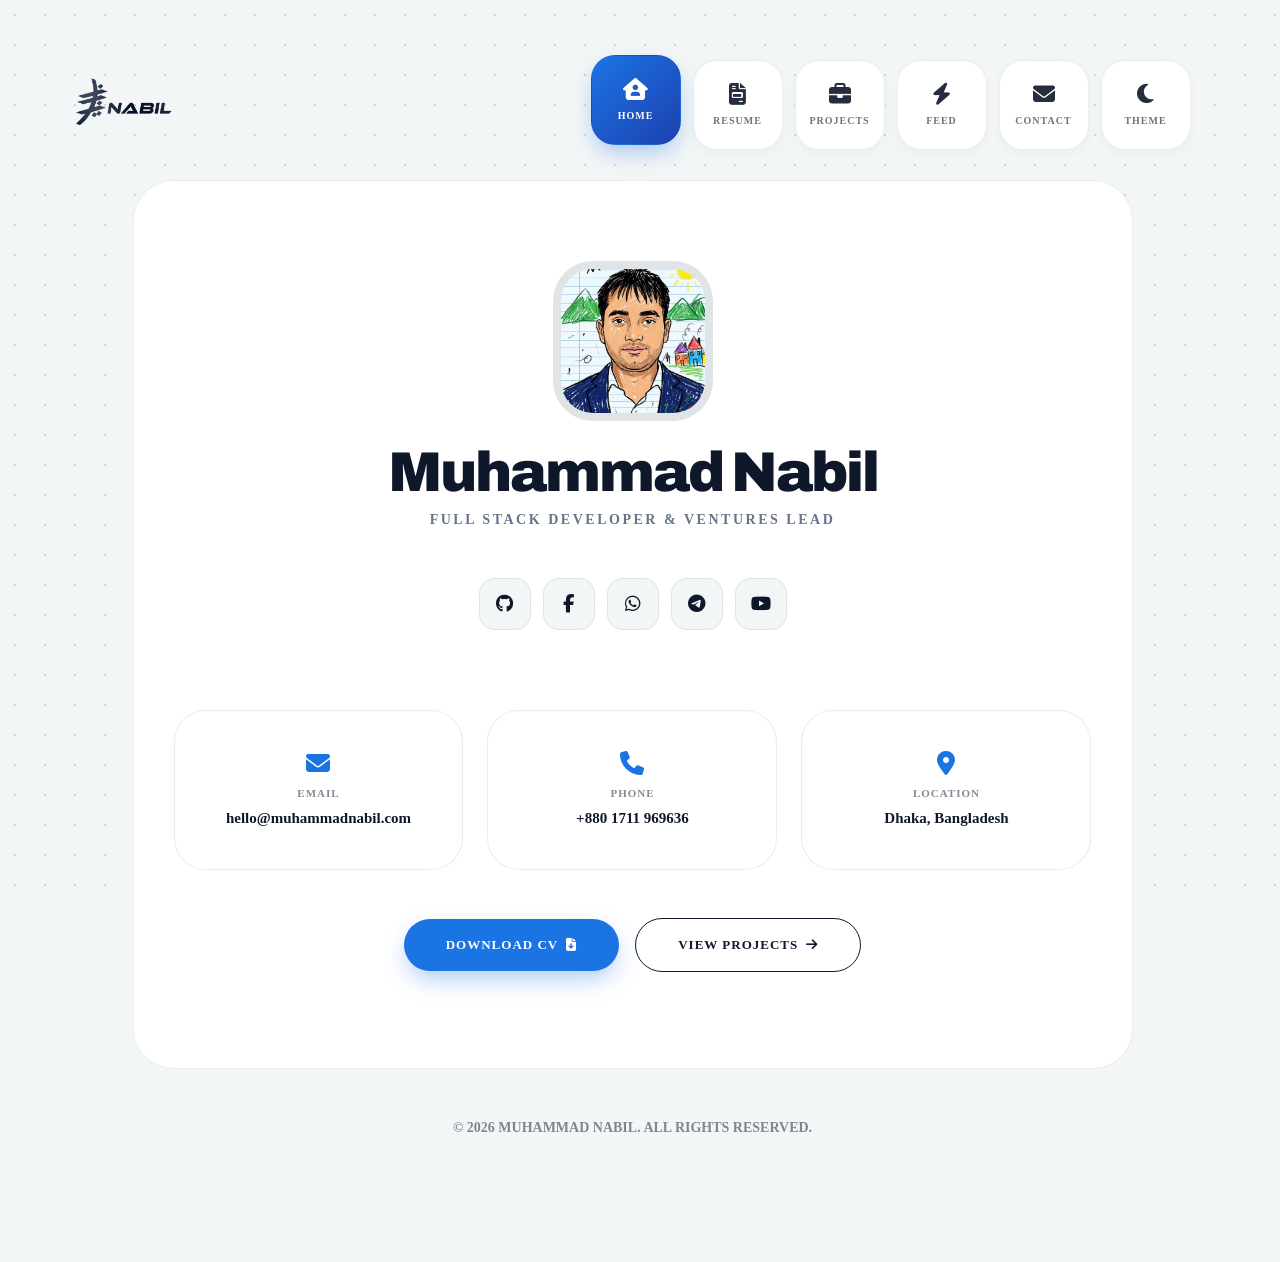
<file: index.html>
<!DOCTYPE html>
<html lang="en">
<head>
  <meta charset="utf-8">
  <meta name="viewport" content="width=device-width, initial-scale=1">
  <title>Muhammad Nabil | Full Stack Developer &amp; Ventures Lead</title>
  <meta name="description" content="Official portfolio of Muhammad Nabil: Full Stack Developer &amp; Ventures Lead architecting high-performance web systems, digital media, and venture platforms.">
  <meta name="keywords" content="Muhammad Nabil, Full Stack Developer, Ventures Lead, Design Systems, Web Development, Dhaka Bangladesh, Software Engineer, Portfolio">
  <meta name="author" content="Muhammad Nabil">
  <meta name="robots" content="index, follow, max-image-preview:large, max-snippet:-1, max-video-preview:-1">
  <link rel="canonical" href="https://muhammadnabil.com/">
  <link rel="icon" href="favicon.ico" sizes="any">
  <link rel="icon" href="images/favicon.svg" type="image/svg+xml">
  <link rel="icon" type="image/png" sizes="32x32" href="images/favicon-32x32.png">
  <link rel="icon" type="image/png" sizes="16x16" href="images/favicon-16x16.png">
  <link rel="apple-touch-icon" sizes="180x180" href="images/apple-touch-icon.png">
  <meta name="theme-color" content="#0d0e15">

  <!-- Open Graph / Facebook -->
  <meta property="og:type" content="website">
  <meta property="og:url" content="https://muhammadnabil.com/">
  <meta property="og:site_name" content="Muhammad Nabil">
  <meta property="og:title" content="Muhammad Nabil | Full Stack Developer &amp; Ventures Lead">
  <meta property="og:description" content="Official portfolio of Muhammad Nabil: Full Stack Developer &amp; Ventures Lead architecting high-performance web systems, digital media, and venture platforms.">
  <meta property="og:image" content="https://muhammadnabil.com/images/nabil-photo.png">
  <meta property="og:image:width" content="928">
  <meta property="og:image:height" content="1152">
  <meta property="og:image:alt" content="Muhammad Nabil - Full Stack Developer &amp; Ventures Lead">
  <meta property="og:locale" content="en_US">

  <!-- Twitter / X Card -->
  <meta name="twitter:card" content="summary_large_image">
  <meta name="twitter:url" content="https://muhammadnabil.com/">
  <meta name="twitter:title" content="Muhammad Nabil | Full Stack Developer &amp; Ventures Lead">
  <meta name="twitter:description" content="Official portfolio of Muhammad Nabil: Full Stack Developer &amp; Ventures Lead architecting high-performance web systems, digital media, and venture platforms.">
  <meta name="twitter:image" content="https://muhammadnabil.com/images/nabil-photo.png">
  <meta name="twitter:image:alt" content="Muhammad Nabil - Full Stack Developer &amp; Ventures Lead">

  <!-- Structured Data (JSON-LD) - Schema.org -->
  <script type="application/ld+json">
  {
    "@context": "https://schema.org",
    "@graph": [
      {
        "@type": "WebSite",
        "@id": "https://muhammadnabil.com/#website",
        "url": "https://muhammadnabil.com/",
        "name": "Muhammad Nabil",
        "description": "Portfolio of Muhammad Nabil - Full Stack Developer & Ventures Lead",
        "publisher": {
          "@id": "https://muhammadnabil.com/#person"
        },
        "inLanguage": "en-US"
      },
      {
        "@type": "ProfilePage",
        "@id": "https://muhammadnabil.com/#webpage",
        "url": "https://muhammadnabil.com/",
        "name": "Muhammad Nabil | Full Stack Developer & Ventures Lead",
        "isPartOf": {
          "@id": "https://muhammadnabil.com/#website"
        },
        "about": {
          "@id": "https://muhammadnabil.com/#person"
        },
        "description": "Official portfolio of Muhammad Nabil: Full Stack Developer & Ventures Lead architecting high-performance web systems, digital media, and venture platforms.",
        "inLanguage": "en-US"
      },
      {
        "@type": "Person",
        "@id": "https://muhammadnabil.com/#person",
        "name": "Muhammad Nabil",
        "alternateName": "Nabil",
        "jobTitle": "Full Stack Developer & Ventures Lead",
        "url": "https://muhammadnabil.com/",
        "image": "https://muhammadnabil.com/images/nabil-photo.png",
        "email": "mailto:hello@muhammadnabil.com",
        "telephone": "+8801711969636",
        "address": {
          "@type": "PostalAddress",
          "addressLocality": "Dhaka",
          "addressCountry": "BD"
        },
        "sameAs": [
          "https://github.com/nabil2dhaka/muhammadnabil.com",
          "https://www.facebook.com/HelloNabil",
          "https://wa.me/8801711969636",
          "https://t.me/nabilsylhet",
          "https://www.youtube.com/@contactnabil"
        ],
        "knowsAbout": [
          "Full Stack Web Development",
          "Ventures Strategy",
          "Business Intelligence",
          "Design Systems Architecture",
          "JavaScript",
          "TypeScript",
          "Python",
          "Next.js",
          "Node.js",
          "WordPress",
          "Media Intelligence"
        ]
      }
    ]
  }
  </script>

  <!-- Instant Theme Initializer -->
  <script>
    (function() {
      try {
        if (localStorage.getItem('theme') === 'dark') {
          document.documentElement.classList.add('dark-theme');
        }
      } catch (e) {}
    })();
  </script>

  <!-- Google Fonts: Poppins, Archivo & Space Grotesk -->
  <link rel="preconnect" href="https://fonts.googleapis.com">
  <link rel="preconnect" href="https://fonts.gstatic.com" crossorigin>
  <link href="https://fonts.googleapis.com/css2?family=Archivo:wght@700;800;900&family=Poppins:wght@400;500;600;700;800;900&family=Space+Grotesk:wght@500;600;700&display=swap" rel="stylesheet">

  <!-- Bootstrap 5.3 CSS -->
  <link rel="stylesheet" href="https://cdn.jsdelivr.net/npm/bootstrap@5.3.3/dist/css/bootstrap.min.css">

  <!-- Font Awesome 6.5.1 CSS -->
  <link rel="stylesheet" href="https://cdnjs.cloudflare.com/ajax/libs/font-awesome/6.5.1/css/all.min.css">

  <!-- Animate.css -->
  <link rel="stylesheet" href="https://cdnjs.cloudflare.com/ajax/libs/animate.css/4.1.1/animate.min.css">

  <!-- Velixo Core CSS -->
  <link rel="stylesheet" href="css/velixo.css">

  <style>
    body {
      font-family: var(--font-poppins), 'Poppins', sans-serif;
    }
    .logo-text, .hero-title, .master-title-vx, .id-name, .editorial-title {
      font-family: var(--font-archivo), 'Archivo', sans-serif;
    }
    .header-logo-img {
      height: 50px;
      width: auto;
      max-width: 200px;
      object-fit: contain;
      transition: var(--velixo-transition);
    }
    html.dark-theme .header-logo-img {
      filter: brightness(0) invert(1);
    }
    .modal-content {
      background-color: var(--velixo-card);
      border: 1px solid var(--velixo-border);
      border-radius: var(--radius-xl);
      color: var(--velixo-text);
      backdrop-filter: blur(20px);
    }
    .modal-header {
      border-bottom: 1px solid var(--velixo-border);
    }
    .modal-footer {
      border-top: 1px solid var(--velixo-border);
    }
    .dark-theme .btn-close {
      filter: invert(1) grayscale(100%) brightness(200%);
    }

    /* Immediate visibility for scroll reveal elements */
    .scroll-reveal, .scroll-reveal-left, .scroll-reveal-right {
      opacity: 1 !important;
      transform: none !important;
    }

    /* Avatar styling */
    .avatar-box img {
      position: absolute;
      top: 0;
      left: 0;
      width: 100% !important;
      height: 100% !important;
      object-fit: cover !important;
    }

    .bento-card {
      opacity: 1 !important;
    }

    /* Contact Card polish */
    .contact-item-card {
      min-height: 160px;
      padding: 30px 20px;
      border-radius: var(--radius-xl);
      text-align: center;
      background-color: var(--velixo-card);
      border: 1px solid var(--velixo-border);
      display: flex;
      flex-direction: column;
      justify-content: center;
      align-items: center;
      transition: var(--velixo-transition);
    }
    .contact-item-card:hover {
      border-color: var(--velixo-primary);
      box-shadow: 0 20px 40px -15px rgba(var(--velixo-primary-rgb), 0.18);
      transform: translateY(-5px);
    }
    .contact-item-card .contact-icon {
      font-size: 24px;
      color: var(--velixo-primary);
      margin-bottom: 10px;
      line-height: 1;
    }
    .contact-item-card .contact-label {
      font-size: 11px;
      font-weight: 800;
      text-transform: uppercase;
      opacity: 0.5;
      margin-bottom: 6px;
      letter-spacing: 1px;
      color: var(--velixo-text);
    }
    .contact-item-card .contact-value {
      font-size: 15px;
      font-weight: 700;
      color: var(--velixo-text);
      word-break: break-all;
    }

    /* Buttons */
    .btn-vx-primary {
      background-color: var(--velixo-primary);
      border-color: var(--velixo-primary);
      color: #ffffff;
      border-radius: 9999px;
      padding: 16px 42px;
      font-size: 13px;
      letter-spacing: 1px;
      font-weight: 800;
      text-transform: uppercase;
      box-shadow: 0 10px 25px -4px rgba(var(--velixo-primary-rgb), 0.4);
      transition: var(--velixo-transition);
      text-decoration: none;
      display: inline-flex;
      align-items: center;
      justify-content: center;
    }
    .btn-vx-primary:hover {
      background-color: #155cb8;
      border-color: #155cb8;
      color: #ffffff;
      transform: translateY(-3px) scale(1.02);
      box-shadow: 0 16px 32px -4px rgba(var(--velixo-primary-rgb), 0.55);
    }

    .btn-vx-outline {
      background-color: transparent;
      border: 1.5px solid var(--velixo-text);
      color: var(--velixo-text);
      border-radius: 9999px;
      padding: 16px 42px;
      font-size: 13px;
      letter-spacing: 1px;
      font-weight: 800;
      text-transform: uppercase;
      transition: var(--velixo-transition);
      text-decoration: none;
      display: inline-flex;
      align-items: center;
      justify-content: center;
    }
    .btn-vx-outline:hover {
      background-color: var(--velixo-text);
      border-color: var(--velixo-text);
      color: var(--velixo-card);
      transform: translateY(-3px) scale(1.02);
    }
    html.dark-theme .btn-vx-outline {
      border-color: rgba(255, 255, 255, 0.4);
      color: #ffffff;
    }
    html.dark-theme .btn-vx-outline:hover {
      background-color: #ffffff;
      border-color: #ffffff;
      color: #0a0f1a;
    }
  </style>
</head>
<body>

  <div class="vx-demo-2">
    <div class="page-wrapper-vx">
      <div class="container">
        
        <!-- Main Header -->
        <header class="main-header-vx">
          <div class="row align-items-center">
            <div class="col-lg-4 col-md-12 text-center text-lg-start">
              <a class="logo-link d-inline-flex align-items-center text-decoration-none" href="index.html">
                <img src="images/nabil-logo.webp" alt="Muhammad Nabil" class="header-logo-img">
              </a>
            </div>
            <div class="col-lg-8 col-md-12">
              <div class="nav-grid-vx mt-4 mt-lg-0">
                <a class="nav-block-vx active" href="index.html" title="Home">
                  <i class="fa-solid fa-house-user"></i>
                  <span>Home</span>
                </a>
                <a class="nav-block-vx " href="resume.html" title="Resume">
                  <i class="fa-solid fa-file-invoice"></i>
                  <span>Resume</span>
                </a>
                <a class="nav-block-vx " href="works.html" title="Projects">
                  <i class="fa-solid fa-briefcase"></i>
                  <span>Projects</span>
                </a>
                <a class="nav-block-vx " href="blog.html" title="Feed">
                  <i class="fa-solid fa-bolt"></i>
                  <span>Feed</span>
                </a>
                <a class="nav-block-vx " href="contact.html" title="Contact">
                  <i class="fa-solid fa-envelope"></i>
                  <span>Contact</span>
                </a>
                <div class="nav-block-vx dark-toggle" role="button" aria-label="Toggle theme" style="cursor:pointer" title="Toggle Theme">
                  <i class="fa-solid fa-moon"></i>
                  <span>Theme</span>
                </div>
              </div>
            </div>
          </div>
        </header>
  

        <!-- Main Page Content -->
        
        <!-- Master Bento Card Container -->
        <div class="bento-card card-master-vx mx-auto mt-4">

          <!-- Avatar -->
          <div class="avatar-box mx-auto">
            <img alt="Muhammad Nabil" src="images/nabil-photo.png">
          </div>

          <!-- Name & Profession -->
          <h1 class="master-title-vx text-center">Muhammad Nabil</h1>
          <p class="text-muted small fw-bold text-uppercase ls-3 mb-4 text-center">Full Stack Developer & Ventures Lead</p>

          <!-- Social Icon Pills -->
          
          <div class="social-pill justify-content-center mb-5">
            <a href="https://github.com/nabil2dhaka/muhammadnabil.com" target="_blank" rel="noopener noreferrer" class="social-btn" title="GitHub">
              <i class="fa-brands fa-github"></i>
            </a>
            <a href="https://www.facebook.com/HelloNabil" target="_blank" rel="noopener noreferrer" class="social-btn" title="Facebook">
              <i class="fa-brands fa-facebook-f"></i>
            </a>
            <a href="https://wa.me/8801711969636" target="_blank" rel="noopener noreferrer" class="social-btn" title="WhatsApp">
              <i class="fa-brands fa-whatsapp"></i>
            </a>
            <a href="https://t.me/nabilsylhet" target="_blank" rel="noopener noreferrer" class="social-btn" title="Telegram">
              <i class="fa-brands fa-telegram"></i>
            </a>
            <a href="https://www.youtube.com/@contactnabil" target="_blank" rel="noopener noreferrer" class="social-btn" title="YouTube">
              <i class="fa-brands fa-youtube"></i>
            </a>
          </div>
  

          <!-- Contact Information Bento Grid -->
          <div class="row g-4 mt-2">
            <div class="col-md-4">
              <div class="contact-item-card">
                <i class="fa-solid fa-envelope contact-icon"></i>
                <div class="contact-label">Email</div>
                <div class="contact-value">hello@muhammadnabil.com</div>
              </div>
            </div>
            <div class="col-md-4">
              <div class="contact-item-card">
                <i class="fa-solid fa-phone contact-icon"></i>
                <div class="contact-label">Phone</div>
                <div class="contact-value">+880 1711 969636</div>
              </div>
            </div>
            <div class="col-md-4">
              <div class="contact-item-card">
                <i class="fa-solid fa-location-dot contact-icon"></i>
                <div class="contact-label">Location</div>
                <div class="contact-value">Dhaka, Bangladesh</div>
              </div>
            </div>
          </div>

          <!-- Call to Action Buttons -->
          <div class="mt-5 d-flex flex-column flex-sm-row justify-content-center align-items-center gap-3 pb-3">
            <a href="resume.html" class="btn-vx-primary">
              Download CV <i class="fa-solid fa-file-arrow-down ms-2"></i>
            </a>
            <a href="https://github.com/nabil2dhaka/muhammadnabil.com" target="_blank" rel="noopener noreferrer" class="btn-vx-outline">
              View Projects <i class="fa-solid fa-arrow-right ms-2"></i>
            </a>
          </div>

        </div>


        
        <footer class="mt-5 text-center pb-5">
          <p class="small opacity-50 fw-bold">© 2026 MUHAMMAD NABIL. ALL RIGHTS RESERVED.</p>
        </footer>
  
      </div>
    </div>
  </div>

  <!-- Bootstrap 5.3 JS Bundle -->
  <script src="https://cdn.jsdelivr.net/npm/bootstrap@5.3.3/dist/js/bootstrap.bundle.min.js"></script>

  <!-- Interactive JavaScript: Theme Switcher & Reveal Observer -->
  <script>
    document.addEventListener('DOMContentLoaded', function () {
      const darkToggle = document.querySelector('.dark-toggle');
      const themeIcon = darkToggle ? darkToggle.querySelector('i') : null;

      function syncThemeIcon() {
        if (!themeIcon) return;
        const isDark = document.documentElement.classList.contains('dark-theme');
        if (isDark) {
          themeIcon.className = 'fa-solid fa-sun';
        } else {
          themeIcon.className = 'fa-solid fa-moon';
        }
      }

      syncThemeIcon();

      if (darkToggle) {
        darkToggle.addEventListener('click', function () {
          const isDark = document.documentElement.classList.toggle('dark-theme');
          localStorage.setItem('theme', isDark ? 'dark' : 'light');
          syncThemeIcon();
        });
      }

      document.querySelectorAll('.scroll-reveal, .scroll-reveal-left, .scroll-reveal-right').forEach(function(el) {
        el.classList.add('revealed');
      });
    });
  </script>

</body>
</html>
</file>
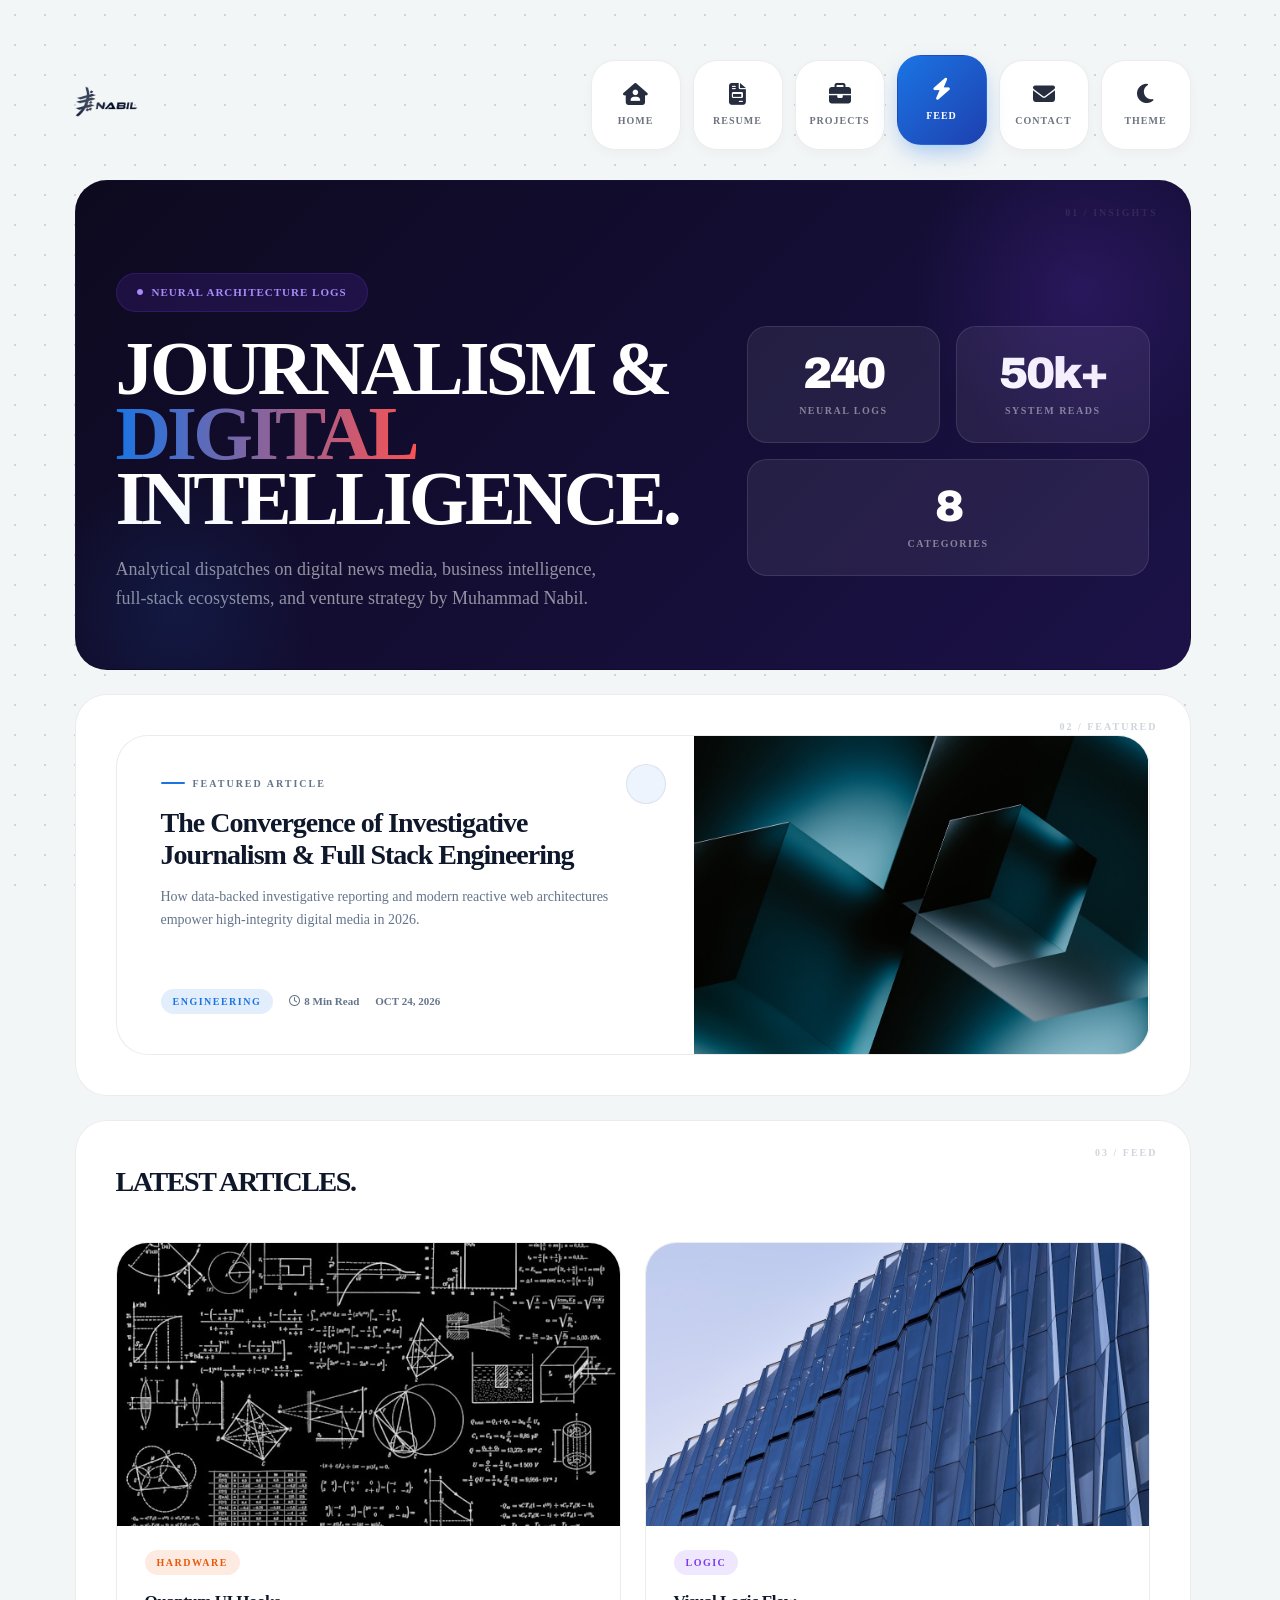
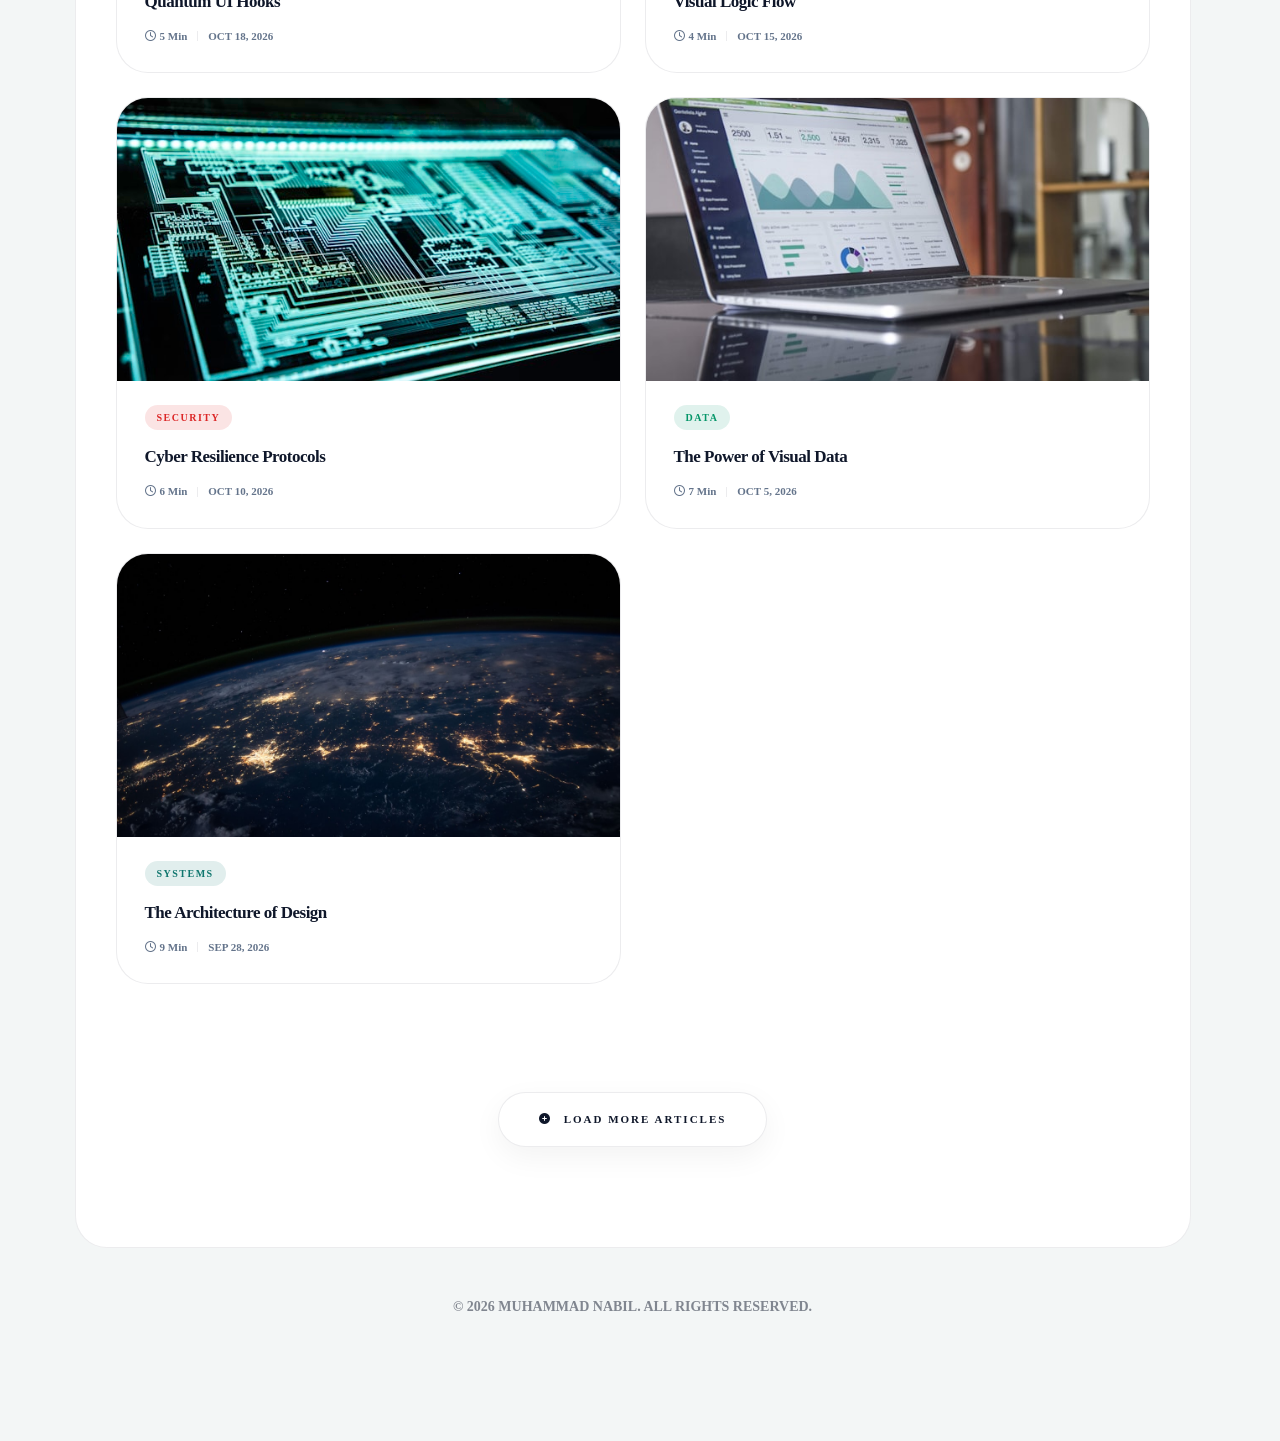
<file: blog.html>
<!DOCTYPE html>
<html lang="en">
<head>
  <meta charset="utf-8">
  <meta name="viewport" content="width=device-width, initial-scale=1">
  <title>Engineering Insights &amp; Neural Logs | Muhammad Nabil</title>
  <meta name="description" content="Read deep-dive articles and analytical logs on investigative journalism, full-stack architecture, UI hooks, and data visualization by Muhammad Nabil.">
  <meta name="keywords" content="Muhammad Nabil Blog, Engineering Logs, Investigative Journalism Tech, Full Stack Architecture, Data Visualization, Quantum UI Hooks">
  <meta name="author" content="Muhammad Nabil">
  <meta name="robots" content="index, follow, max-image-preview:large, max-snippet:-1, max-video-preview:-1">
  <link rel="canonical" href="https://muhammadnabil.com/blog.html">
  <link rel="icon" href="favicon.ico" sizes="any">
  <link rel="icon" href="images/favicon.svg" type="image/svg+xml">
  <link rel="icon" type="image/png" sizes="32x32" href="images/favicon-32x32.png">
  <link rel="icon" type="image/png" sizes="16x16" href="images/favicon-16x16.png">
  <link rel="apple-touch-icon" sizes="180x180" href="images/apple-touch-icon.png">
  <meta name="theme-color" content="#0d0e15">

  <!-- Open Graph / Facebook -->
  <meta property="og:type" content="blog">
  <meta property="og:url" content="https://muhammadnabil.com/blog.html">
  <meta property="og:site_name" content="Muhammad Nabil">
  <meta property="og:title" content="Engineering Insights &amp; Neural Logs | Muhammad Nabil">
  <meta property="og:description" content="Read deep-dive articles and analytical logs on investigative journalism, full-stack architecture, UI hooks, and data visualization by Muhammad Nabil.">
  <meta property="og:image" content="https://muhammadnabil.com/images/blog-1.jpg">
  <meta property="og:image:width" content="1200">
  <meta property="og:image:height" content="800">
  <meta property="og:image:alt" content="Muhammad Nabil Engineering Insights">
  <meta property="og:locale" content="en_US">

  <!-- Twitter / X Card -->
  <meta name="twitter:card" content="summary_large_image">
  <meta name="twitter:url" content="https://muhammadnabil.com/blog.html">
  <meta name="twitter:title" content="Engineering Insights &amp; Neural Logs | Muhammad Nabil">
  <meta name="twitter:description" content="Read deep-dive articles and analytical logs on investigative journalism, full-stack architecture, UI hooks, and data visualization by Muhammad Nabil.">
  <meta name="twitter:image" content="https://muhammadnabil.com/images/blog-1.jpg">
  <meta name="twitter:image:alt" content="Muhammad Nabil Engineering Insights">

  <!-- Structured Data (JSON-LD) - Schema.org -->
  <script type="application/ld+json">
  {
    "@context": "https://schema.org",
    "@graph": [
      {
        "@type": "Blog",
        "@id": "https://muhammadnabil.com/blog.html#blog",
        "url": "https://muhammadnabil.com/blog.html",
        "name": "Engineering Insights & Neural Logs",
        "description": "Analytical dispatches on digital news media, business intelligence, full-stack ecosystems, and venture strategy by Muhammad Nabil.",
        "publisher": {
          "@type": "Person",
          "name": "Muhammad Nabil",
          "url": "https://muhammadnabil.com/"
        },
        "breadcrumb": {
          "@type": "BreadcrumbList",
          "itemListElement": [
            {
              "@type": "ListItem",
              "position": 1,
              "name": "Home",
              "item": "https://muhammadnabil.com/"
            },
            {
              "@type": "ListItem",
              "position": 2,
              "name": "Blog",
              "item": "https://muhammadnabil.com/blog.html"
            }
          ]
        },
        "blogPost": [
          {
            "@type": "BlogPosting",
            "headline": "The Convergence of Investigative Journalism & Full Stack Engineering",
            "description": "How data-backed investigative reporting and modern reactive web architectures empower high-integrity digital media in 2026.",
            "datePublished": "2026-10-24",
            "author": {
              "@type": "Person",
              "name": "Muhammad Nabil"
            },
            "image": "https://muhammadnabil.com/images/blog-1.jpg"
          },
          {
            "@type": "BlogPosting",
            "headline": "Quantum UI Hooks",
            "description": "Exploring ultra-responsive reactive states and high-performance front-end architecture patterns.",
            "datePublished": "2026-10-18",
            "author": {
              "@type": "Person",
              "name": "Muhammad Nabil"
            },
            "image": "https://muhammadnabil.com/images/blog-2.jpg"
          },
          {
            "@type": "BlogPosting",
            "headline": "Visual Logic Flow",
            "description": "Designing intuitive mental models for complex data pipelines and telemetry views.",
            "datePublished": "2026-10-15",
            "author": {
              "@type": "Person",
              "name": "Muhammad Nabil"
            },
            "image": "https://muhammadnabil.com/images/blog-3.jpg"
          },
          {
            "@type": "BlogPosting",
            "headline": "Cyber Resilience Protocols",
            "description": "Hardening web applications and distributed APIs against modern memory and injection attacks.",
            "datePublished": "2026-10-10",
            "author": {
              "@type": "Person",
              "name": "Muhammad Nabil"
            },
            "image": "https://muhammadnabil.com/images/blog-4.jpg"
          },
          {
            "@type": "BlogPosting",
            "headline": "The Power of Visual Data",
            "description": "Transforming complex analytics and business intelligence datasets into interactive 3D visualizations.",
            "datePublished": "2026-10-05",
            "author": {
              "@type": "Person",
              "name": "Muhammad Nabil"
            },
            "image": "https://muhammadnabil.com/images/blog-5.jpg"
          }
        ]
      }
    ]
  }
  </script>

  <!-- Immediate Theme Initializer -->
  <script>
    (function() {
      try {
        if (localStorage.getItem('theme') === 'dark') {
          document.documentElement.classList.add('dark-theme');
        }
      } catch (e) {}
    })();
  </script>

  <!-- Google Fonts: Poppins, Archivo & Space Grotesk -->
  <link rel="preconnect" href="https://fonts.googleapis.com">
  <link rel="preconnect" href="https://fonts.gstatic.com" crossorigin>
  <link href="https://fonts.googleapis.com/css2?family=Archivo:wght@700;800;900&family=Poppins:wght@400;500;600;700;800;900&family=Space+Grotesk:wght@500;600;700&display=swap" rel="stylesheet">

  <!-- Bootstrap 5.3 CSS -->
  <link rel="stylesheet" href="https://cdn.jsdelivr.net/npm/bootstrap@5.3.3/dist/css/bootstrap.min.css">

  <!-- Font Awesome 6.5.1 CSS -->
  <link rel="stylesheet" href="https://cdnjs.cloudflare.com/ajax/libs/font-awesome/6.5.1/css/all.min.css">

  <!-- Animate.css -->
  <link rel="stylesheet" href="https://cdnjs.cloudflare.com/ajax/libs/animate.css/4.1.1/animate.min.css">

  <!-- Velixo Core CSS -->
  <link rel="stylesheet" href="css/velixo.css">

  <style>
    body {
      font-family: var(--font-poppins), 'Poppins', sans-serif;
    }
    .logo-text, .hero-title, .master-title-vx, .id-name, .editorial-title {
      font-family: var(--font-archivo), 'Archivo', sans-serif;
    }
    .header-logo-img {
      height: 32px;
      width: auto;
      max-width: 130px;
      object-fit: contain;
      transition: var(--velixo-transition);
    }
    html.dark-theme .header-logo-img {
      filter: brightness(0) invert(1);
    }
    .modal-content {
      background-color: var(--velixo-card);
      border: 1px solid var(--velixo-border);
      border-radius: var(--radius-xl);
      color: var(--velixo-text);
      backdrop-filter: blur(20px);
    }
    .modal-header {
      border-bottom: 1px solid var(--velixo-border);
    }
    .modal-footer {
      border-top: 1px solid var(--velixo-border);
    }
    .dark-theme .btn-close {
      filter: invert(1) grayscale(100%) brightness(200%);
    }

    /* Immediate visibility for scroll reveal elements to ensure flawless rendering */
    .scroll-reveal, .scroll-reveal-left, .scroll-reveal-right {
      opacity: 1 !important;
      transform: none !important;
    }

    /* Fix avatar container fill images */
    .avatar-box img {
      position: absolute;
      top: 0;
      left: 0;
      width: 100% !important;
      height: 100% !important;
      object-fit: cover !important;
    }

    /* Smooth bento cards appearance */
    .bento-card {
      opacity: 1 !important;
    }
  </style>
</head>
<body>

  <div class="vx-demo-2">
    <div class="page-wrapper-vx">
      <div class="container">
        
        <!-- Main Header -->
        
        <!-- Main Header -->
        <header class="main-header-vx">
          <div class="row align-items-center">
            <div class="col-lg-4 col-md-12 text-center text-lg-start">
              <a class="logo-link d-inline-flex align-items-center text-decoration-none" href="index.html">
                <img src="images/nabil-logo.webp" alt="Muhammad Nabil" class="header-logo-img">
              </a>
            </div>
            <div class="col-lg-8 col-md-12">
              <div class="nav-grid-vx mt-4 mt-lg-0">
                <a class="nav-block-vx " href="index.html" title="Home">
                  <i class="fa-solid fa-house-user"></i>
                  <span>Home</span>
                </a>
                <a class="nav-block-vx " href="resume.html" title="Resume">
                  <i class="fa-solid fa-file-invoice"></i>
                  <span>Resume</span>
                </a>
                <a class="nav-block-vx " href="works.html" title="Projects">
                  <i class="fa-solid fa-briefcase"></i>
                  <span>Projects</span>
                </a>
                <a class="nav-block-vx active" href="blog.html" title="Feed">
                  <i class="fa-solid fa-bolt"></i>
                  <span>Feed</span>
                </a>
                <a class="nav-block-vx " href="contact.html" title="Contact">
                  <i class="fa-solid fa-envelope"></i>
                  <span>Contact</span>
                </a>
                <div class="nav-block-vx dark-toggle" role="button" aria-label="Toggle theme" style="cursor:pointer" title="Toggle Theme">
                  <i class="fa-solid fa-moon"></i>
                  <span>Theme</span>
                </div>
              </div>
            </div>
          </div>
        </header>
  
  

        <!-- Main Page Content -->
        <div class="bento-card card-feed-banner mb-4 animate__animated animate__fadeInUp"><span class="card-number">01 / INSIGHTS</span><div class="row align-items-center g-5 mt-1"><div class="col-lg-7"><div class="badge-status mb-4" style="background:rgba(124,58,237,0.15);color:#a78bfa;border-color:rgba(124,58,237,0.2)"><i class="fa-solid fa-circle"></i>Neural Architecture Logs</div><h1 class="hero-title mb-4">JOURNALISM &<br><span>DIGITAL</span><br>INTELLIGENCE.</h1><p class="hero-desc">Analytical dispatches on digital news media, business intelligence, full-stack ecosystems, and venture strategy by Muhammad Nabil.</p></div><div class="col-lg-5"><div class="d-flex gap-3 flex-wrap"><div class="banner-stat"><span class="banner-stat-num">240</span><span class="banner-stat-label">Neural Logs</span></div><div class="banner-stat"><span class="banner-stat-num">50k+</span><span class="banner-stat-label">System Reads</span></div><div class="banner-stat"><span class="banner-stat-num">8</span><span class="banner-stat-label">Categories</span></div></div></div></div></div><div class="scroll-reveal"><div class="bento-card mb-4"><span class="card-number">02 / FEATURED</span><div class="vx-feed-featured"><div class="vff-body"><div class="vff-arrow"><i class="fa-solid fa-arrow-up-right"></i></div><div class="vff-label">Featured Article</div><a href="#" class="vff-title" data-bs-toggle="modal" data-bs-target="#blogModal1">The Convergence of Investigative Journalism & Full Stack Engineering</a><p class="vff-excerpt">How data-backed investigative reporting and modern reactive web architectures empower high-integrity digital media in 2026.</p><div class="vff-meta"><span class="post-tag tag-engineering">Engineering</span><span><i class="fa-regular fa-clock me-1"></i>8 Min Read</span><span>OCT 24, 2026</span></div></div><div class="vff-img" style="position:relative"><img alt="The Convergence of Investigative Journalism & Full Stack Engineering" style="position:absolute;height:100%;width:100%;left:0;top:0;right:0;bottom:0;object-fit:cover;color:transparent" src="images/blog-1.jpg"/></div></div></div></div><div class="bento-card"><span class="card-number">03 / FEED</span><h2 class="text-uppercase mb-5 mt-2" style="font-size:28px">Latest Articles.</h2><div class="row g-4"><div class="scroll-reveal col-md-6"><div class="vx-feed-card"><div class="vfc-img" style="position:relative"><img alt="Quantum UI Hooks" style="position:absolute;height:100%;width:100%;left:0;top:0;right:0;bottom:0;object-fit:cover;color:transparent" src="images/blog-2.jpg"/></div><div class="vfc-body"><span class="post-tag tag-hardware mb-3">Hardware</span><a href="#" class="vfc-title" data-bs-toggle="modal" data-bs-target="#blogModal2">Quantum UI Hooks</a><div class="vfc-meta"><span><i class="fa-regular fa-clock me-1"></i>5 Min</span><div class="vfc-divider"></div><span>OCT 18, 2026</span></div></div></div></div><div class="scroll-reveal col-md-6"><div class="vx-feed-card"><div class="vfc-img" style="position:relative"><img alt="Visual Logic Flow" style="position:absolute;height:100%;width:100%;left:0;top:0;right:0;bottom:0;object-fit:cover;color:transparent" src="images/blog-3.jpg"/></div><div class="vfc-body"><span class="post-tag tag-logic mb-3">Logic</span><a href="#" class="vfc-title" data-bs-toggle="modal" data-bs-target="#blogModal3">Visual Logic Flow</a><div class="vfc-meta"><span><i class="fa-regular fa-clock me-1"></i>4 Min</span><div class="vfc-divider"></div><span>OCT 15, 2026</span></div></div></div></div><div class="scroll-reveal col-md-6"><div class="vx-feed-card"><div class="vfc-img" style="position:relative"><img alt="Cyber Resilience Protocols" style="position:absolute;height:100%;width:100%;left:0;top:0;right:0;bottom:0;object-fit:cover;color:transparent" src="images/blog-4.jpg"/></div><div class="vfc-body"><span class="post-tag tag-security mb-3">Security</span><a href="#" class="vfc-title" data-bs-toggle="modal" data-bs-target="#blogModal4">Cyber Resilience Protocols</a><div class="vfc-meta"><span><i class="fa-regular fa-clock me-1"></i>6 Min</span><div class="vfc-divider"></div><span>OCT 10, 2026</span></div></div></div></div><div class="scroll-reveal col-md-6"><div class="vx-feed-card"><div class="vfc-img" style="position:relative"><img alt="The Power of Visual Data" style="position:absolute;height:100%;width:100%;left:0;top:0;right:0;bottom:0;object-fit:cover;color:transparent" src="images/blog-5.jpg"/></div><div class="vfc-body"><span class="post-tag tag-data mb-3">Data</span><a href="#" class="vfc-title" data-bs-toggle="modal" data-bs-target="#blogModal5">The Power of Visual Data</a><div class="vfc-meta"><span><i class="fa-regular fa-clock me-1"></i>7 Min</span><div class="vfc-divider"></div><span>OCT 5, 2026</span></div></div></div></div><div class="scroll-reveal col-md-6"><div class="vx-feed-card"><div class="vfc-img" style="position:relative"><img alt="The Architecture of Design" style="position:absolute;height:100%;width:100%;left:0;top:0;right:0;bottom:0;object-fit:cover;color:transparent" src="images/blog-1-detail.jpg"/></div><div class="vfc-body"><span class="post-tag tag-systems mb-3">Systems</span><a href="#" class="vfc-title" data-bs-toggle="modal" data-bs-target="#blogModal6">The Architecture of Design</a><div class="vfc-meta"><span><i class="fa-regular fa-clock me-1"></i>9 Min</span><div class="vfc-divider"></div><span>SEP 28, 2026</span></div></div></div></div></div><div class="blog-protocol-container mt-5"><button class="load-more-btn"><i class="fa-solid fa-plus-circle spinner-icon"></i><span>Load More Articles</span></button></div></div><div class="modal fade velixo-modal" id="blogModal1" tabindex="-1" aria-hidden="true"><div class="modal-dialog modal-dialog-centered modal-lg modal-dialog-scrollable"><div class="modal-content"><div class="modal-header border-0 pb-0"><button type="button" class="btn-close" data-bs-dismiss="modal" aria-label="Close"></button></div><div class="modal-body p-4 p-md-5 pt-0"><div class="d-flex align-items-center gap-3 mb-3"><span class="badge-status m-0 tag-engineering">Engineering</span><span class="small opacity-50 fw-bold">OCT 24, 2026</span></div><h2 class="modal-title mb-4">The Convergence of Investigative Journalism & Full Stack Engineering</h2><div style="position:relative;width:100%;aspect-ratio:16/9;border-radius:16px;overflow:hidden;margin-bottom:2rem"><img alt="The Convergence of Investigative Journalism & Full Stack Engineering" style="position:absolute;height:100%;width:100%;left:0;top:0;right:0;bottom:0;object-fit:cover;color:transparent" src="images/blog-1.jpg"/></div><div class="blog-content">
      <p>In the rapidly evolving landscape of digital interfaces, the convergence of neural biological principles and computer-aided design is creating a new paradigm. We call this <strong>Neural Design Architecture</strong>.</p>
      <p>Unlike traditional static design systems, neural systems are designed to be "alive" — adapting in real-time to user behavior, cognitive load, and environmental factors. This requires a complete rethink of how we handle component logic and state management.</p>
      <blockquote class="my-5 p-4 border-start border-4 border-primary bg-light rounded-2">
        "The goal is not to build tools that work for users, but to build ecosystems that evolve with them."
      </blockquote>
      <h4 class="mt-5 mb-3 text-uppercase">The Three Pillars of Neural Design</h4>
      <ol>
        <li class="mb-3"><strong>Cognitive Efficiency</strong>: Reducing friction at every touchpoint.</li>
        <li class="mb-3"><strong>Dynamic Scaling</strong>: Component logic that adjusts complexity based on user expertise.</li>
        <li><strong>Predictive Intelligence</strong>: Using ML hooks to preload assets and paths before the interaction happens.</li>
      </ol>
    </div></div></div></div></div><div class="modal fade velixo-modal" id="blogModal2" tabindex="-1" aria-hidden="true"><div class="modal-dialog modal-dialog-centered modal-lg modal-dialog-scrollable"><div class="modal-content"><div class="modal-header border-0 pb-0"><button type="button" class="btn-close" data-bs-dismiss="modal" aria-label="Close"></button></div><div class="modal-body p-4 p-md-5 pt-0"><div class="d-flex align-items-center gap-3 mb-3"><span class="badge-status m-0 tag-hardware">Hardware</span><span class="small opacity-50 fw-bold">OCT 18, 2026</span></div><h2 class="modal-title mb-4">Quantum UI Hooks</h2><div style="position:relative;width:100%;aspect-ratio:16/9;border-radius:16px;overflow:hidden;margin-bottom:2rem"><img alt="Quantum UI Hooks" style="position:absolute;height:100%;width:100%;left:0;top:0;right:0;bottom:0;object-fit:cover;color:transparent" src="images/blog-2.jpg"/></div><div class="blog-content">
      <p>Integrating high-level UI logic with bare-metal hardware requires more than just efficient code; it requires a deep understanding of signal latency and tactile feedback loops.</p>
      <p>Our latest breakthrough in "Quantum Hooks" allows for a zero-latency bridge between React-based interfaces and embedded sensor arrays, enabling a level of physical-digital synchronicity previously thought impossible.</p>
      <h4 class="mt-5 mb-3 text-uppercase">Hardware Synergy</h4>
      <p>By bypassing traditional OS-level interrupts, we can pipe interaction data directly into the render loop. This ensures that when a user moves a physical slider, the digital representation is updated within 2ms.</p>
    </div></div></div></div></div><div class="modal fade velixo-modal" id="blogModal3" tabindex="-1" aria-hidden="true"><div class="modal-dialog modal-dialog-centered modal-lg modal-dialog-scrollable"><div class="modal-content"><div class="modal-header border-0 pb-0"><button type="button" class="btn-close" data-bs-dismiss="modal" aria-label="Close"></button></div><div class="modal-body p-4 p-md-5 pt-0"><div class="d-flex align-items-center gap-3 mb-3"><span class="badge-status m-0 tag-logic">Logic</span><span class="small opacity-50 fw-bold">OCT 15, 2026</span></div><h2 class="modal-title mb-4">Visual Logic Flow</h2><div style="position:relative;width:100%;aspect-ratio:16/9;border-radius:16px;overflow:hidden;margin-bottom:2rem"><img alt="Visual Logic Flow" style="position:absolute;height:100%;width:100%;left:0;top:0;right:0;bottom:0;object-fit:cover;color:transparent" src="images/blog-3.jpg"/></div><div class="blog-content">
      <p>Visualizing complex logic flows is the next frontier in developer experience. At Velixo, we've developed a node-based architecture that maps technical complexity to artistic visual patterns.</p>
      <p>This allows architects to "see" bottlenecks before they are even coded. By treating data flow as a visual river, we can optimize systems using intuitive pattern recognition.</p>
      <blockquote class="my-5 p-4 border-start border-4 border-primary bg-light rounded-2">
        "Architecture is just logic made visible."
      </blockquote>
    </div></div></div></div></div><div class="modal fade velixo-modal" id="blogModal4" tabindex="-1" aria-hidden="true"><div class="modal-dialog modal-dialog-centered modal-lg modal-dialog-scrollable"><div class="modal-content"><div class="modal-header border-0 pb-0"><button type="button" class="btn-close" data-bs-dismiss="modal" aria-label="Close"></button></div><div class="modal-body p-4 p-md-5 pt-0"><div class="d-flex align-items-center gap-3 mb-3"><span class="badge-status m-0 tag-security">Security</span><span class="small opacity-50 fw-bold">OCT 10, 2026</span></div><h2 class="modal-title mb-4">Cyber Resilience Protocols</h2><div style="position:relative;width:100%;aspect-ratio:16/9;border-radius:16px;overflow:hidden;margin-bottom:2rem"><img alt="Cyber Resilience Protocols" style="position:absolute;height:100%;width:100%;left:0;top:0;right:0;bottom:0;object-fit:cover;color:transparent" src="images/blog-4.jpg"/></div><div class="blog-content">
      <p>In an age of increasing digital threats, cyber resilience is no longer optional. Our latest protocols focus on self-healing infrastructures and proactive threat detection using neural pattern matching.</p>
      <p>We've implemented a layered defense strategy that protects sensitive data at the architectural level, ensuring that even if one node is compromised, the rest of the ecosystem remains secure.</p>
    </div></div></div></div></div><div class="modal fade velixo-modal" id="blogModal5" tabindex="-1" aria-hidden="true"><div class="modal-dialog modal-dialog-centered modal-lg modal-dialog-scrollable"><div class="modal-content"><div class="modal-header border-0 pb-0"><button type="button" class="btn-close" data-bs-dismiss="modal" aria-label="Close"></button></div><div class="modal-body p-4 p-md-5 pt-0"><div class="d-flex align-items-center gap-3 mb-3"><span class="badge-status m-0 tag-data">Data</span><span class="small opacity-50 fw-bold">OCT 5, 2026</span></div><h2 class="modal-title mb-4">The Power of Visual Data</h2><div style="position:relative;width:100%;aspect-ratio:16/9;border-radius:16px;overflow:hidden;margin-bottom:2rem"><img alt="The Power of Visual Data" style="position:absolute;height:100%;width:100%;left:0;top:0;right:0;bottom:0;object-fit:cover;color:transparent" src="images/blog-5.jpg"/></div><div class="blog-content">
      <p>Data visualization is the bridge between raw information and actionable insights. By using advanced 3D rendering techniques, we can transform complex datasets into intuitive visual landscapes.</p>
      <p>This allows decision-makers to identify trends and anomalies with unprecedented clarity, leading to faster and more accurate strategic choices.</p>
    </div></div></div></div></div><div class="modal fade velixo-modal" id="blogModal6" tabindex="-1" aria-hidden="true"><div class="modal-dialog modal-dialog-centered modal-lg modal-dialog-scrollable"><div class="modal-content"><div class="modal-header border-0 pb-0"><button type="button" class="btn-close" data-bs-dismiss="modal" aria-label="Close"></button></div><div class="modal-body p-4 p-md-5 pt-0"><div class="d-flex align-items-center gap-3 mb-3"><span class="badge-status m-0 tag-systems">Systems</span><span class="small opacity-50 fw-bold">SEP 28, 2026</span></div><h2 class="modal-title mb-4">The Architecture of Design</h2><div style="position:relative;width:100%;aspect-ratio:16/9;border-radius:16px;overflow:hidden;margin-bottom:2rem"><img alt="The Architecture of Design" style="position:absolute;height:100%;width:100%;left:0;top:0;right:0;bottom:0;object-fit:cover;color:transparent" src="images/blog-1-detail.jpg"/></div><div class="blog-content">
      <p>True design is not just how it looks, but how it works at the structural level. We explore the intersection of architectural principles and digital product design.</p>
      <p>By applying classical engineering concepts to modern software, we can build products that are not only beautiful but also resilient and highly performant.</p>
    </div></div></div></div></div><div class="modal fade velixo-modal" id="blogModal7" tabindex="-1" aria-hidden="true"><div class="modal-dialog modal-dialog-centered modal-lg modal-dialog-scrollable"><div class="modal-content"><div class="modal-header border-0 pb-0"><button type="button" class="btn-close" data-bs-dismiss="modal" aria-label="Close"></button></div><div class="modal-body p-4 p-md-5 pt-0"><div class="d-flex align-items-center gap-3 mb-3"><span class="badge-status m-0 tag-systems">Systems</span><span class="small opacity-50 fw-bold">OCT 12, 2026</span></div><h2 class="modal-title mb-4">The Math of Scalable Grids</h2><div style="position:relative;width:100%;aspect-ratio:16/9;border-radius:16px;overflow:hidden;margin-bottom:2rem"><img alt="The Math of Scalable Grids" style="position:absolute;height:100%;width:100%;left:0;top:0;right:0;bottom:0;object-fit:cover;color:transparent" src="images/blog-6.jpg"/></div><div class="blog-content">
      <p>Scalability starts with a solid mathematical foundation. We dive deep into the algorithms that power modern grid systems, ensuring consistent layouts across all screen resolutions.</p>
      <p>Understanding the underlying geometry allows us to create flexible, high-density interfaces that maintain their integrity even as complexity grows.</p>
    </div></div></div></div></div><div class="modal fade velixo-modal" id="blogModal8" tabindex="-1" aria-hidden="true"><div class="modal-dialog modal-dialog-centered modal-lg modal-dialog-scrollable"><div class="modal-content"><div class="modal-header border-0 pb-0"><button type="button" class="btn-close" data-bs-dismiss="modal" aria-label="Close"></button></div><div class="modal-body p-4 p-md-5 pt-0"><div class="d-flex align-items-center gap-3 mb-3"><span class="badge-status m-0 tag-cloud">Cloud</span><span class="small opacity-50 fw-bold">OCT 8, 2026</span></div><h2 class="modal-title mb-4">Hybrid Cloud Architecture</h2><div style="position:relative;width:100%;aspect-ratio:16/9;border-radius:16px;overflow:hidden;margin-bottom:2rem"><img alt="Hybrid Cloud Architecture" style="position:absolute;height:100%;width:100%;left:0;top:0;right:0;bottom:0;object-fit:cover;color:transparent" src="images/blog-7.jpg"/></div><div class="blog-content">
      <p>Hybrid cloud solutions offer the best of both worlds: the security of private infrastructure and the scalability of public cloud providers.</p>
      <p>We discuss the architectural challenges of synchronizing data across disparate environments and the best practices for maintaining high availability in a hybrid setup.</p>
    </div></div></div></div></div>

        
        
        <footer class="mt-5 text-center pb-5">
          <p class="small opacity-50 fw-bold">© 2026 MUHAMMAD NABIL. ALL RIGHTS RESERVED.</p>
        </footer>
  
  
      </div>
    </div>
  </div>

  <!-- Bootstrap 5.3 JS Bundle -->
  <script src="https://cdn.jsdelivr.net/npm/bootstrap@5.3.3/dist/js/bootstrap.bundle.min.js"></script>

  <!-- Interactive JavaScript: Theme Switcher & Reveal Observer -->
  <script>
    document.addEventListener('DOMContentLoaded', function () {
      const darkToggle = document.querySelector('.dark-toggle');
      const themeIcon = darkToggle ? darkToggle.querySelector('i') : null;

      function syncThemeIcon() {
        if (!themeIcon) return;
        const isDark = document.documentElement.classList.contains('dark-theme');
        if (isDark) {
          themeIcon.className = 'fa-solid fa-sun';
        } else {
          themeIcon.className = 'fa-solid fa-moon';
        }
      }

      syncThemeIcon();

      if (darkToggle) {
        darkToggle.addEventListener('click', function () {
          const isDark = document.documentElement.classList.toggle('dark-theme');
          localStorage.setItem('theme', isDark ? 'dark' : 'light');
          syncThemeIcon();
        });
      }

      // Reveal all animated sections
      document.querySelectorAll('.scroll-reveal, .scroll-reveal-left, .scroll-reveal-right').forEach(function(el) {
        el.classList.add('revealed');
      });
    });
  </script>

</body>
</html>
</file>
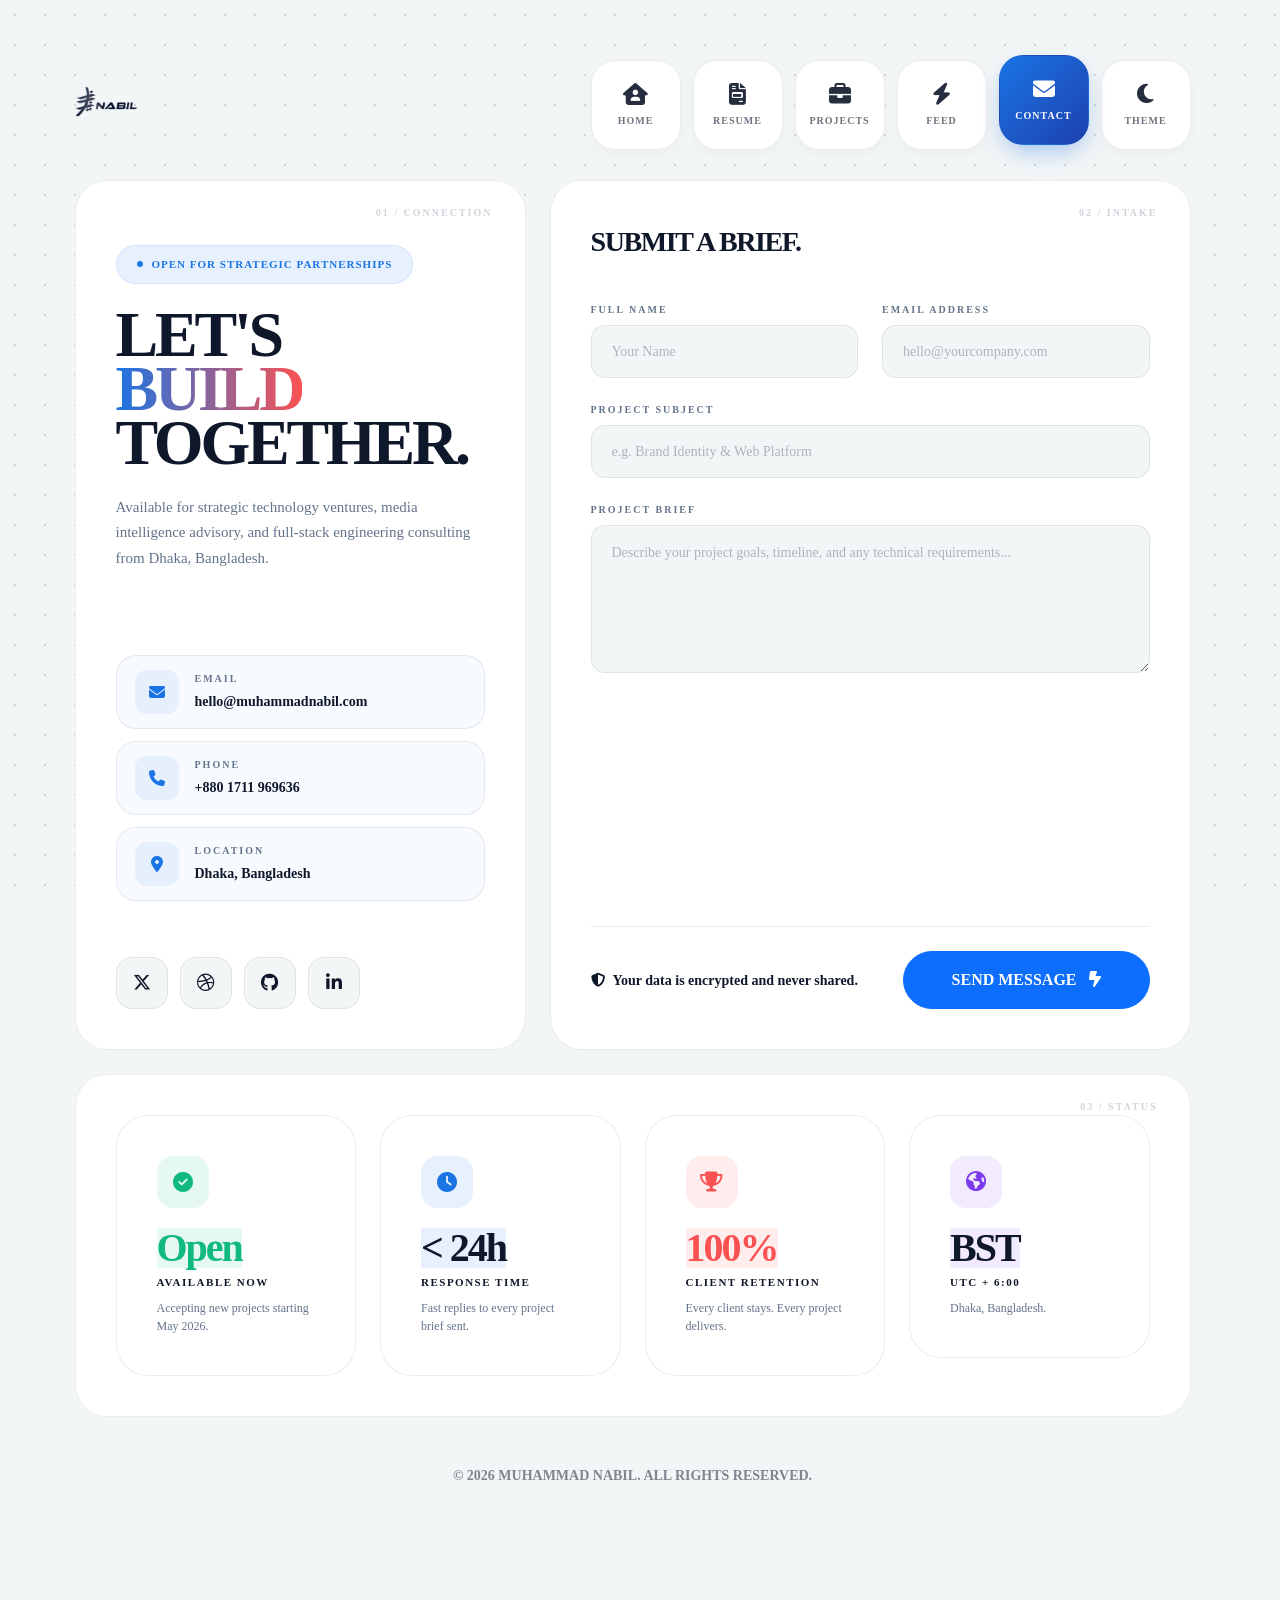
<file: contact.html>
<!DOCTYPE html>
<html lang="en">
<head>
  <meta charset="utf-8">
  <meta name="viewport" content="width=device-width, initial-scale=1">
  <title>Contact &amp; Partnerships | Muhammad Nabil</title>
  <meta name="description" content="Connect with Muhammad Nabil for full-stack engineering consulting, venture strategy, and digital partnerships. Based in Dhaka, Bangladesh.">
  <meta name="keywords" content="Contact Muhammad Nabil, Hire Full Stack Developer, Ventures Advisory, Technology Consultant Dhaka Bangladesh">
  <meta name="author" content="Muhammad Nabil">
  <meta name="robots" content="index, follow, max-image-preview:large, max-snippet:-1, max-video-preview:-1">
  <link rel="canonical" href="https://muhammadnabil.com/contact.html">
  <link rel="icon" href="favicon.ico" sizes="any">
  <link rel="icon" href="images/favicon.svg" type="image/svg+xml">
  <link rel="icon" type="image/png" sizes="32x32" href="images/favicon-32x32.png">
  <link rel="icon" type="image/png" sizes="16x16" href="images/favicon-16x16.png">
  <link rel="apple-touch-icon" sizes="180x180" href="images/apple-touch-icon.png">
  <meta name="theme-color" content="#0d0e15">

  <!-- Open Graph / Facebook -->
  <meta property="og:type" content="website">
  <meta property="og:url" content="https://muhammadnabil.com/contact.html">
  <meta property="og:site_name" content="Muhammad Nabil">
  <meta property="og:title" content="Contact &amp; Partnerships | Muhammad Nabil">
  <meta property="og:description" content="Connect with Muhammad Nabil for full-stack engineering consulting, venture strategy, and digital partnerships. Based in Dhaka, Bangladesh.">
  <meta property="og:image" content="https://muhammadnabil.com/images/nabil-photo.png">
  <meta property="og:image:width" content="928">
  <meta property="og:image:height" content="1152">
  <meta property="og:image:alt" content="Contact Muhammad Nabil">
  <meta property="og:locale" content="en_US">

  <!-- Twitter / X Card -->
  <meta name="twitter:card" content="summary_large_image">
  <meta name="twitter:url" content="https://muhammadnabil.com/contact.html">
  <meta name="twitter:title" content="Contact &amp; Partnerships | Muhammad Nabil">
  <meta name="twitter:description" content="Connect with Muhammad Nabil for full-stack engineering consulting, venture strategy, and digital partnerships. Based in Dhaka, Bangladesh.">
  <meta name="twitter:image" content="https://muhammadnabil.com/images/nabil-photo.png">
  <meta name="twitter:image:alt" content="Contact Muhammad Nabil">

  <!-- Structured Data (JSON-LD) - Schema.org -->
  <script type="application/ld+json">
  {
    "@context": "https://schema.org",
    "@graph": [
      {
        "@type": "ContactPage",
        "@id": "https://muhammadnabil.com/contact.html#webpage",
        "url": "https://muhammadnabil.com/contact.html",
        "name": "Contact & Partnerships | Muhammad Nabil",
        "isPartOf": {
          "@id": "https://muhammadnabil.com/#website"
        },
        "description": "Connect with Muhammad Nabil for full-stack engineering consulting, venture strategy, and digital partnerships. Based in Dhaka, Bangladesh.",
        "breadcrumb": {
          "@type": "BreadcrumbList",
          "itemListElement": [
            {
              "@type": "ListItem",
              "position": 1,
              "name": "Home",
              "item": "https://muhammadnabil.com/"
            },
            {
              "@type": "ListItem",
              "position": 2,
              "name": "Contact",
              "item": "https://muhammadnabil.com/contact.html"
            }
          ]
        },
        "mainEntity": {
          "@type": "Person",
          "name": "Muhammad Nabil",
          "jobTitle": "Full Stack Developer & Ventures Lead",
          "email": "mailto:hello@muhammadnabil.com",
          "telephone": "+8801711969636",
          "address": {
            "@type": "PostalAddress",
            "addressLocality": "Dhaka",
            "addressCountry": "BD"
          },
          "contactPoint": {
            "@type": "ContactPoint",
            "contactType": "Customer Service",
            "email": "hello@muhammadnabil.com",
            "telephone": "+8801711969636",
            "availableLanguage": ["English", "Bengali"]
          }
        }
      }
    ]
  }
  </script>

  <!-- Immediate Theme Initializer -->
  <script>
    (function() {
      try {
        if (localStorage.getItem('theme') === 'dark') {
          document.documentElement.classList.add('dark-theme');
        }
      } catch (e) {}
    })();
  </script>

  <!-- Google Fonts: Poppins, Archivo & Space Grotesk -->
  <link rel="preconnect" href="https://fonts.googleapis.com">
  <link rel="preconnect" href="https://fonts.gstatic.com" crossorigin>
  <link href="https://fonts.googleapis.com/css2?family=Archivo:wght@700;800;900&family=Poppins:wght@400;500;600;700;800;900&family=Space+Grotesk:wght@500;600;700&display=swap" rel="stylesheet">

  <!-- Bootstrap 5.3 CSS -->
  <link rel="stylesheet" href="https://cdn.jsdelivr.net/npm/bootstrap@5.3.3/dist/css/bootstrap.min.css">

  <!-- Font Awesome 6.5.1 CSS -->
  <link rel="stylesheet" href="https://cdnjs.cloudflare.com/ajax/libs/font-awesome/6.5.1/css/all.min.css">

  <!-- Animate.css -->
  <link rel="stylesheet" href="https://cdnjs.cloudflare.com/ajax/libs/animate.css/4.1.1/animate.min.css">

  <!-- Velixo Core CSS -->
  <link rel="stylesheet" href="css/velixo.css">

  <style>
    body {
      font-family: var(--font-poppins), 'Poppins', sans-serif;
    }
    .logo-text, .hero-title, .master-title-vx, .id-name, .editorial-title {
      font-family: var(--font-archivo), 'Archivo', sans-serif;
    }
    .header-logo-img {
      height: 32px;
      width: auto;
      max-width: 130px;
      object-fit: contain;
      transition: var(--velixo-transition);
    }
    html.dark-theme .header-logo-img {
      filter: brightness(0) invert(1);
    }
    .modal-content {
      background-color: var(--velixo-card);
      border: 1px solid var(--velixo-border);
      border-radius: var(--radius-xl);
      color: var(--velixo-text);
      backdrop-filter: blur(20px);
    }
    .modal-header {
      border-bottom: 1px solid var(--velixo-border);
    }
    .modal-footer {
      border-top: 1px solid var(--velixo-border);
    }
    .dark-theme .btn-close {
      filter: invert(1) grayscale(100%) brightness(200%);
    }

    /* Immediate visibility for scroll reveal elements to ensure flawless rendering */
    .scroll-reveal, .scroll-reveal-left, .scroll-reveal-right {
      opacity: 1 !important;
      transform: none !important;
    }

    /* Fix avatar container fill images */
    .avatar-box img {
      position: absolute;
      top: 0;
      left: 0;
      width: 100% !important;
      height: 100% !important;
      object-fit: cover !important;
    }

    /* Smooth bento cards appearance */
    .bento-card {
      opacity: 1 !important;
    }
  </style>
</head>
<body>

  <div class="vx-demo-2">
    <div class="page-wrapper-vx">
      <div class="container">
        
        <!-- Main Header -->
        
        <!-- Main Header -->
        <header class="main-header-vx">
          <div class="row align-items-center">
            <div class="col-lg-4 col-md-12 text-center text-lg-start">
              <a class="logo-link d-inline-flex align-items-center text-decoration-none" href="index.html">
                <img src="images/nabil-logo.webp" alt="Muhammad Nabil" class="header-logo-img">
              </a>
            </div>
            <div class="col-lg-8 col-md-12">
              <div class="nav-grid-vx mt-4 mt-lg-0">
                <a class="nav-block-vx " href="index.html" title="Home">
                  <i class="fa-solid fa-house-user"></i>
                  <span>Home</span>
                </a>
                <a class="nav-block-vx " href="resume.html" title="Resume">
                  <i class="fa-solid fa-file-invoice"></i>
                  <span>Resume</span>
                </a>
                <a class="nav-block-vx " href="works.html" title="Projects">
                  <i class="fa-solid fa-briefcase"></i>
                  <span>Projects</span>
                </a>
                <a class="nav-block-vx " href="blog.html" title="Feed">
                  <i class="fa-solid fa-bolt"></i>
                  <span>Feed</span>
                </a>
                <a class="nav-block-vx active" href="contact.html" title="Contact">
                  <i class="fa-solid fa-envelope"></i>
                  <span>Contact</span>
                </a>
                <div class="nav-block-vx dark-toggle" role="button" aria-label="Toggle theme" style="cursor:pointer" title="Toggle Theme">
                  <i class="fa-solid fa-moon"></i>
                  <span>Theme</span>
                </div>
              </div>
            </div>
          </div>
        </header>
  
  

        <!-- Main Page Content -->
        <div class="row g-4 mb-4"><div class="scroll-reveal-left col-lg-5"><div class="bento-card h-100"><span class="card-number">01 / CONNECTION</span><div class="mt-4 mb-5"><div class="badge-status mb-4"><i class="fa-solid fa-circle"></i>Open for Strategic Partnerships</div><h1 class="hero-title mb-4" style="font-size:clamp(40px, 5vw, 68px)">LET&#x27;S<br/><span>BUILD</span><br/>TOGETHER.</h1><p class="text-muted" style="font-size:15px;line-height:1.7;max-width:380px">Available for strategic technology ventures, media intelligence advisory, and full-stack engineering consulting from Dhaka, Bangladesh.</p></div><div class="contact-reach-list mb-5"><div class="contact-channel-item"><div class="cci-icon"><i class="fa-solid fa-solid fa-envelope"></i></div><div><span class="cci-label">Email</span><a href="mailto:hello@muhammadnabil.com" class="cci-value">hello@muhammadnabil.com</a></div></div><div class="contact-channel-item"><div class="cci-icon"><i class="fa-solid fa-solid fa-phone"></i></div><div><span class="cci-label">Phone</span><a href="tel:+8801711969636" class="cci-value">+880 1711 969636</a></div></div><div class="contact-channel-item"><div class="cci-icon"><i class="fa-solid fa-solid fa-location-dot"></i></div><div><span class="cci-label">Location</span><a href="#" class="cci-value">Dhaka, Bangladesh</a></div></div></div><div class="social-pill mt-auto pt-2"><a href="#" class="social-btn" title="X (Twitter)"><i class="fa-brands fa-x-twitter"></i></a><a href="#" class="social-btn" title="Dribbble"><i class="fa-brands fa-dribbble"></i></a><a href="https://github.com/nabil2dhaka/muhammadnabil.com" target="_blank" rel="noopener noreferrer" class="social-btn" title="GitHub"><i class="fa-brands fa-github"></i></a><a href="#" class="social-btn" title="LinkedIn"><i class="fa-brands fa-linkedin-in"></i></a></div></div></div><div class="scroll-reveal-right col-lg-7"><div class="bento-card h-100"><span class="card-number">02 / INTAKE</span><h2 class="text-uppercase mb-5 mt-2" style="font-size:28px">Submit a Brief.</h2><form class="velixo-form h-100 d-flex flex-column" action="https://formsubmit.co/hello@muhammadnabil.com" method="POST">
  <!-- Anti-spam Honeypot -->
  <input type="text" name="_honey" style="display:none">
  <!-- FormSubmit Configuration -->
  <input type="hidden" name="_template" value="table">
  <input type="hidden" name="_subject" value="New Inquiry from muhammadnabil.com">

  <div class="row gx-4 gy-4">
    <div class="col-md-6">
      <div class="vx-field">
        <label for="name">Full Name</label>
        <input type="text" id="name" name="name" class="vx-input" placeholder="Your Name" required=""/>
      </div>
    </div>
    <div class="col-md-6">
      <div class="vx-field">
        <label for="email">Email Address</label>
        <input type="email" id="email" name="email" class="vx-input" placeholder="hello@yourcompany.com" required=""/>
      </div>
    </div>
    <div class="col-12">
      <div class="vx-field">
        <label for="subject">Project Subject</label>
        <input type="text" id="subject" name="subject" class="vx-input" placeholder="e.g. Brand Identity & Web Platform" required=""/>
      </div>
    </div>
    <div class="col-12">
      <div class="vx-field">
        <label for="message">Project Brief</label>
        <textarea id="message" name="message" class="vx-input" rows="5" placeholder="Describe your project goals, timeline, and any technical requirements..." required=""></textarea>
      </div>
    </div>
  </div>
  <div class="d-flex align-items-center justify-content-between flex-wrap gap-3 mt-auto pt-4" style="border-top:1px solid var(--velixo-border)">
    <p class="small opacity-40 fw-bold mb-0">
      <i class="fa-solid fa-shield-halved me-2"></i>Your data is encrypted and never shared.
    </p>
    <button type="submit" class="btn btn-primary rounded-pill px-5 py-3 fw-bold text-uppercase">
      Send Message <i class="fa-solid fa-bolt-lightning ms-2"></i>
    </button>
  </div>
</form></div></div></div><div class="scroll-reveal"><div class="bento-card mb-4"><span class="card-number">03 / STATUS</span><div class="row g-4"><div class="col-lg-3 col-md-6"><div class="bento-card card-contact-stat"><div class="ccs-icon ccs-green"><i class="fa-solid fa-circle-check"></i></div><div class="ccs-metric ccs-green">Open</div><div class="ccs-title">Available Now</div><div class="ccs-desc">Accepting new projects starting May 2026.</div></div></div><div class="col-lg-3 col-md-6"><div class="bento-card card-contact-stat"><div class="ccs-icon ccs-blue"><i class="fa-solid fa-clock"></i></div><div class="ccs-metric ccs-blue">&lt; 24h</div><div class="ccs-title">Response Time</div><div class="ccs-desc">Fast replies to every project brief sent.</div></div></div><div class="col-lg-3 col-md-6"><div class="bento-card card-contact-stat"><div class="ccs-icon ccs-coral"><i class="fa-solid fa-trophy"></i></div><div class="ccs-metric ccs-coral">100%</div><div class="ccs-title">Client Retention</div><div class="ccs-desc">Every client stays. Every project delivers.</div></div></div><div class="col-lg-3 col-md-6"><div class="bento-card card-contact-stat"><div class="ccs-icon ccs-purple"><i class="fa-solid fa-earth-americas"></i></div><div class="ccs-metric ccs-purple">BST</div><div class="ccs-title">UTC + 6:00</div><div class="ccs-desc">Dhaka, Bangladesh.</div></div></div></div></div></div>

        
        
        <footer class="mt-5 text-center pb-5">
          <p class="small opacity-50 fw-bold">© 2026 MUHAMMAD NABIL. ALL RIGHTS RESERVED.</p>
        </footer>
  
  
      </div>
    </div>
  </div>

  <!-- Bootstrap 5.3 JS Bundle -->
  <script src="https://cdn.jsdelivr.net/npm/bootstrap@5.3.3/dist/js/bootstrap.bundle.min.js"></script>

  <!-- Interactive JavaScript: Theme Switcher & Reveal Observer -->
  <script>
    document.addEventListener('DOMContentLoaded', function () {
      const darkToggle = document.querySelector('.dark-toggle');
      const themeIcon = darkToggle ? darkToggle.querySelector('i') : null;

      function syncThemeIcon() {
        if (!themeIcon) return;
        const isDark = document.documentElement.classList.contains('dark-theme');
        if (isDark) {
          themeIcon.className = 'fa-solid fa-sun';
        } else {
          themeIcon.className = 'fa-solid fa-moon';
        }
      }

      syncThemeIcon();

      if (darkToggle) {
        darkToggle.addEventListener('click', function () {
          const isDark = document.documentElement.classList.toggle('dark-theme');
          localStorage.setItem('theme', isDark ? 'dark' : 'light');
          syncThemeIcon();
        });
      }

      // Reveal all animated sections
      document.querySelectorAll('.scroll-reveal, .scroll-reveal-left, .scroll-reveal-right').forEach(function(el) {
        el.classList.add('revealed');
      });
    });
  </script>

</body>
</html>
</file>
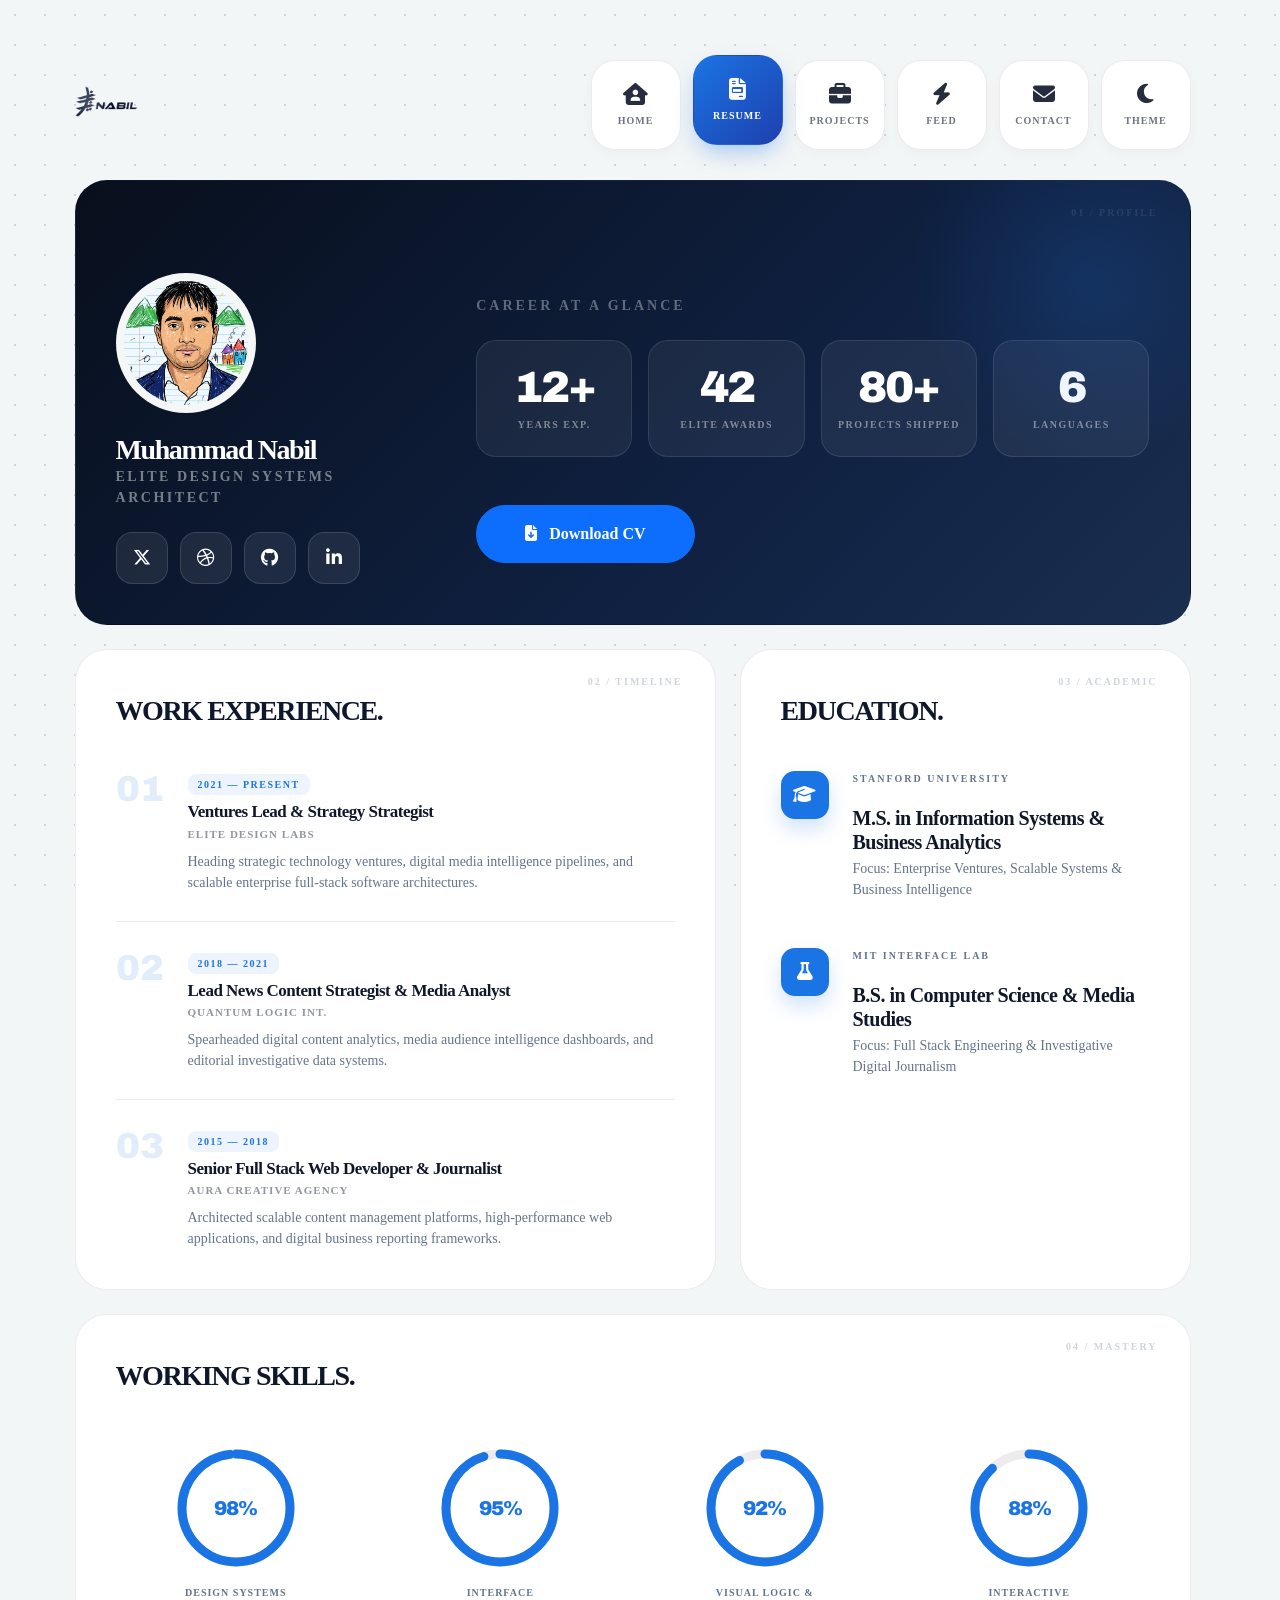
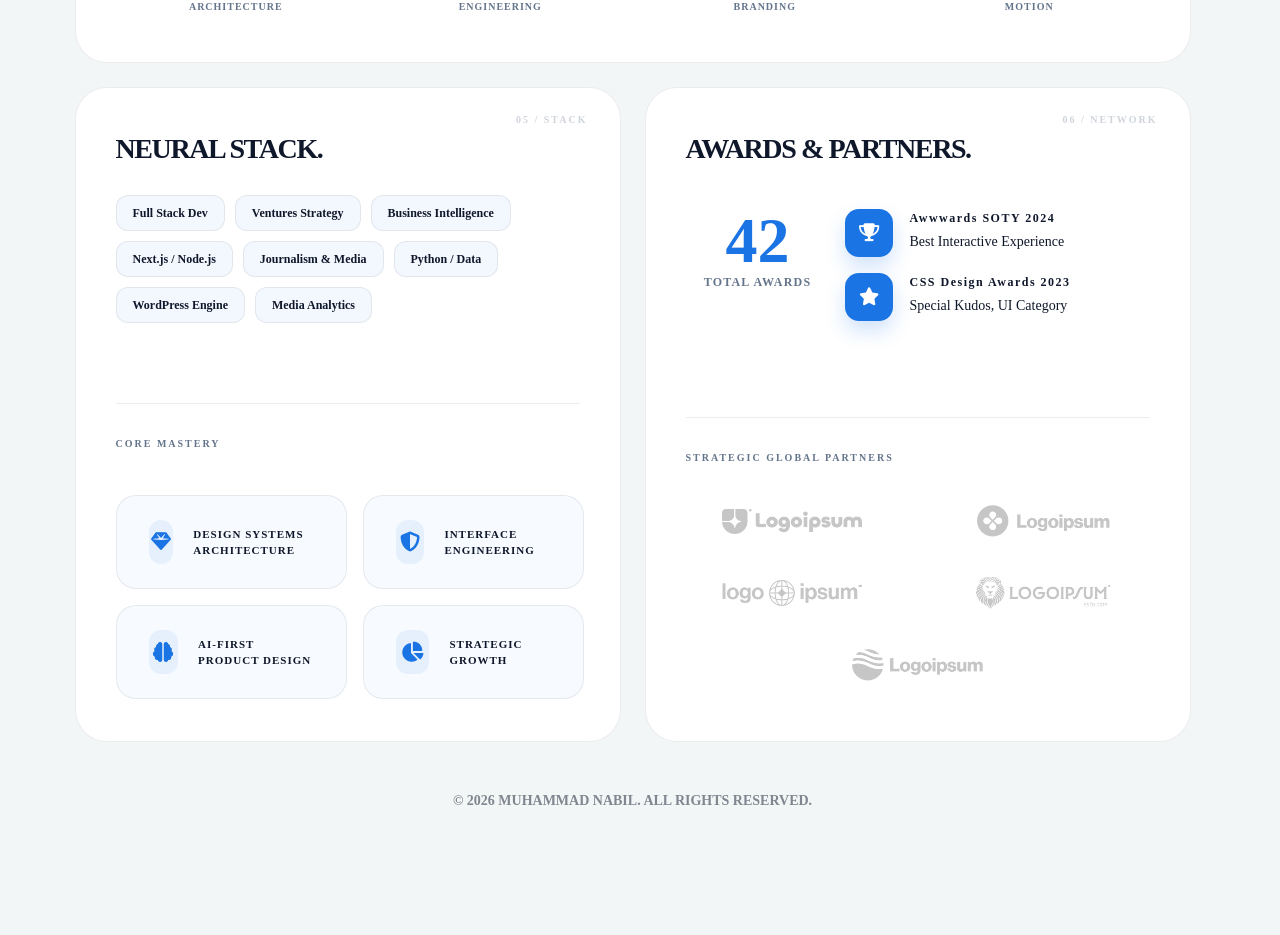
<file: resume.html>
<!DOCTYPE html>
<html lang="en">
<head>
  <meta charset="utf-8">
  <meta name="viewport" content="width=device-width, initial-scale=1">
  <title>Resume &amp; Career Timeline | Muhammad Nabil</title>
  <meta name="description" content="Review Muhammad Nabil's career credentials, enterprise work experience, education in information systems, and full-stack engineering skill mastery.">
  <meta name="keywords" content="Muhammad Nabil Resume, Full Stack Engineer CV, Ventures Lead, Design Systems Architect, Stanford University, Career Timeline">
  <meta name="author" content="Muhammad Nabil">
  <meta name="robots" content="index, follow, max-image-preview:large, max-snippet:-1, max-video-preview:-1">
  <link rel="canonical" href="https://muhammadnabil.com/resume.html">
  <link rel="icon" href="favicon.ico" sizes="any">
  <link rel="icon" href="images/favicon.svg" type="image/svg+xml">
  <link rel="icon" type="image/png" sizes="32x32" href="images/favicon-32x32.png">
  <link rel="icon" type="image/png" sizes="16x16" href="images/favicon-16x16.png">
  <link rel="apple-touch-icon" sizes="180x180" href="images/apple-touch-icon.png">
  <meta name="theme-color" content="#0d0e15">

  <!-- Open Graph / Facebook -->
  <meta property="og:type" content="profile">
  <meta property="og:url" content="https://muhammadnabil.com/resume.html">
  <meta property="og:site_name" content="Muhammad Nabil">
  <meta property="og:title" content="Resume &amp; Career Timeline | Muhammad Nabil">
  <meta property="og:description" content="Review Muhammad Nabil's career credentials, enterprise work experience, education in information systems, and full-stack engineering skill mastery.">
  <meta property="og:image" content="https://muhammadnabil.com/images/nabil-photo.png">
  <meta property="og:image:width" content="928">
  <meta property="og:image:height" content="1152">
  <meta property="og:image:alt" content="Muhammad Nabil - Resume &amp; Credentials">
  <meta property="og:locale" content="en_US">

  <!-- Twitter / X Card -->
  <meta name="twitter:card" content="summary_large_image">
  <meta name="twitter:url" content="https://muhammadnabil.com/resume.html">
  <meta name="twitter:title" content="Resume &amp; Career Timeline | Muhammad Nabil">
  <meta name="twitter:description" content="Review Muhammad Nabil's career credentials, enterprise work experience, education in information systems, and full-stack engineering skill mastery.">
  <meta name="twitter:image" content="https://muhammadnabil.com/images/nabil-photo.png">
  <meta name="twitter:image:alt" content="Muhammad Nabil - Resume &amp; Credentials">

  <!-- Structured Data (JSON-LD) - Schema.org -->
  <script type="application/ld+json">
  {
    "@context": "https://schema.org",
    "@graph": [
      {
        "@type": "ProfilePage",
        "@id": "https://muhammadnabil.com/resume.html#webpage",
        "url": "https://muhammadnabil.com/resume.html",
        "name": "Resume & Career Timeline | Muhammad Nabil",
        "isPartOf": {
          "@id": "https://muhammadnabil.com/#website"
        },
        "about": {
          "@id": "https://muhammadnabil.com/#person"
        },
        "description": "Review Muhammad Nabil's career credentials, enterprise work experience, education in information systems, and full-stack engineering skill mastery.",
        "breadcrumb": {
          "@type": "BreadcrumbList",
          "itemListElement": [
            {
              "@type": "ListItem",
              "position": 1,
              "name": "Home",
              "item": "https://muhammadnabil.com/"
            },
            {
              "@type": "ListItem",
              "position": 2,
              "name": "Resume",
              "item": "https://muhammadnabil.com/resume.html"
            }
          ]
        }
      },
      {
        "@type": "Person",
        "@id": "https://muhammadnabil.com/#person",
        "name": "Muhammad Nabil",
        "jobTitle": "Full Stack Developer & Ventures Lead",
        "url": "https://muhammadnabil.com/",
        "image": "https://muhammadnabil.com/images/nabil-photo.png",
        "alumniOf": {
          "@type": "EducationalOrganization",
          "name": "Stanford University"
        },
        "hasCredential": [
          {
            "@type": "EducationalOccupationalCredential",
            "name": "M.S. in Information Systems & Business Analytics",
            "credentialCategory": "degree"
          }
        ],
        "knowsAbout": [
          "Design Systems Architecture",
          "Interface Engineering",
          "Full Stack Web Development",
          "Ventures Strategy",
          "Business Intelligence",
          "AI-First Product Design"
        ]
      }
    ]
  }
  </script>

  <!-- Immediate Theme Initializer -->
  <script>
    (function() {
      try {
        if (localStorage.getItem('theme') === 'dark') {
          document.documentElement.classList.add('dark-theme');
        }
      } catch (e) {}
    })();
  </script>

  <!-- Google Fonts: Poppins, Archivo & Space Grotesk -->
  <link rel="preconnect" href="https://fonts.googleapis.com">
  <link rel="preconnect" href="https://fonts.gstatic.com" crossorigin>
  <link href="https://fonts.googleapis.com/css2?family=Archivo:wght@700;800;900&family=Poppins:wght@400;500;600;700;800;900&family=Space+Grotesk:wght@500;600;700&display=swap" rel="stylesheet">

  <!-- Bootstrap 5.3 CSS -->
  <link rel="stylesheet" href="https://cdn.jsdelivr.net/npm/bootstrap@5.3.3/dist/css/bootstrap.min.css">

  <!-- Font Awesome 6.5.1 CSS -->
  <link rel="stylesheet" href="https://cdnjs.cloudflare.com/ajax/libs/font-awesome/6.5.1/css/all.min.css">

  <!-- Animate.css -->
  <link rel="stylesheet" href="https://cdnjs.cloudflare.com/ajax/libs/animate.css/4.1.1/animate.min.css">

  <!-- Velixo Core CSS -->
  <link rel="stylesheet" href="css/velixo.css">

  <style>
    body {
      font-family: var(--font-poppins), 'Poppins', sans-serif;
    }
    .logo-text, .hero-title, .master-title-vx, .id-name, .editorial-title {
      font-family: var(--font-archivo), 'Archivo', sans-serif;
    }
    .header-logo-img {
      height: 32px;
      width: auto;
      max-width: 130px;
      object-fit: contain;
      transition: var(--velixo-transition);
    }
    html.dark-theme .header-logo-img {
      filter: brightness(0) invert(1);
    }
    .modal-content {
      background-color: var(--velixo-card);
      border: 1px solid var(--velixo-border);
      border-radius: var(--radius-xl);
      color: var(--velixo-text);
      backdrop-filter: blur(20px);
    }
    .modal-header {
      border-bottom: 1px solid var(--velixo-border);
    }
    .modal-footer {
      border-top: 1px solid var(--velixo-border);
    }
    .dark-theme .btn-close {
      filter: invert(1) grayscale(100%) brightness(200%);
    }

    /* Immediate visibility for scroll reveal elements to ensure flawless rendering */
    .scroll-reveal, .scroll-reveal-left, .scroll-reveal-right {
      opacity: 1 !important;
      transform: none !important;
    }

    /* Fix avatar container fill images */
    .avatar-box img {
      position: absolute;
      top: 0;
      left: 0;
      width: 100% !important;
      height: 100% !important;
      object-fit: cover !important;
    }

    /* Smooth bento cards appearance */
    .bento-card {
      opacity: 1 !important;
    }
  </style>
</head>
<body>

  <div class="vx-demo-2">
    <div class="page-wrapper-vx">
      <div class="container">
        
        <!-- Main Header -->
        
        <!-- Main Header -->
        <header class="main-header-vx">
          <div class="row align-items-center">
            <div class="col-lg-4 col-md-12 text-center text-lg-start">
              <a class="logo-link d-inline-flex align-items-center text-decoration-none" href="index.html">
                <img src="images/nabil-logo.webp" alt="Muhammad Nabil" class="header-logo-img">
              </a>
            </div>
            <div class="col-lg-8 col-md-12">
              <div class="nav-grid-vx mt-4 mt-lg-0">
                <a class="nav-block-vx " href="index.html" title="Home">
                  <i class="fa-solid fa-house-user"></i>
                  <span>Home</span>
                </a>
                <a class="nav-block-vx active" href="resume.html" title="Resume">
                  <i class="fa-solid fa-file-invoice"></i>
                  <span>Resume</span>
                </a>
                <a class="nav-block-vx " href="works.html" title="Projects">
                  <i class="fa-solid fa-briefcase"></i>
                  <span>Projects</span>
                </a>
                <a class="nav-block-vx " href="blog.html" title="Feed">
                  <i class="fa-solid fa-bolt"></i>
                  <span>Feed</span>
                </a>
                <a class="nav-block-vx " href="contact.html" title="Contact">
                  <i class="fa-solid fa-envelope"></i>
                  <span>Contact</span>
                </a>
                <div class="nav-block-vx dark-toggle" role="button" aria-label="Toggle theme" style="cursor:pointer" title="Toggle Theme">
                  <i class="fa-solid fa-moon"></i>
                  <span>Theme</span>
                </div>
              </div>
            </div>
          </div>
        </header>
  
  

        <!-- Main Page Content -->
        <div class="bento-card card-profile-banner mb-4 animate__animated animate__fadeInUp"><span class="card-number">01 / PROFILE</span><div class="row align-items-center g-5 mt-1"><div class="col-lg-4 text-center text-lg-start"><div class="avatar-box mx-auto ms-lg-0 mb-4" style="position:relative;overflow:hidden"><img alt="Muhammad Nabil" style="position:absolute;height:100%;width:100%;left:0;top:0;right:0;bottom:0;object-fit:cover;color:transparent" src="images/nabil-photo.png"/></div><h3 class="mb-1">Muhammad Nabil</h3><p class="small fw-bold text-uppercase text-muted ls-3 mb-4">Elite Design Systems Architect</p><div class="social-pill justify-content-center justify-content-lg-start"><a href="#" class="social-btn" title="X (Twitter)"><i class="fa-brands fa-x-twitter"></i></a><a href="#" class="social-btn" title="Dribbble"><i class="fa-brands fa-dribbble"></i></a><a href="https://github.com/nabil2dhaka/muhammadnabil.com" target="_blank" rel="noopener noreferrer" class="social-btn" title="GitHub"><i class="fa-brands fa-github"></i></a><a href="#" class="social-btn" title="LinkedIn"><i class="fa-brands fa-linkedin-in"></i></a></div></div><div class="col-lg-8"><p class="small fw-bold text-uppercase mb-4" style="color:rgba(255,255,255,0.35);letter-spacing:3px">Career At A Glance</p><div class="d-flex gap-3 flex-wrap mb-5"><div class="banner-stat"><span class="banner-stat-num">12+</span><span class="banner-stat-label">Years Exp.</span></div><div class="banner-stat"><span class="banner-stat-num">42</span><span class="banner-stat-label">Elite Awards</span></div><div class="banner-stat"><span class="banner-stat-num">80+</span><span class="banner-stat-label">Projects Shipped</span></div><div class="banner-stat"><span class="banner-stat-num">6</span><span class="banner-stat-label">Languages</span></div></div><a href="#" class="btn btn-primary rounded-pill px-5 py-3 fw-bold"><i class="fa-solid fa-file-arrow-down me-2"></i> Download CV</a></div></div></div><div class="row g-4 mb-4"><div class="scroll-reveal-left col-lg-7"><div class="bento-card h-100"><span class="card-number">02 / TIMELINE</span><h2 class="text-uppercase mb-5 mt-2" style="font-size:28px">Work Experience.</h2><div class="vx-exp-item"><div class="vx-exp-num">01</div><div><span class="vx-exp-period">2021 — PRESENT</span><h4 class="vx-exp-role">Ventures Lead & Strategy Strategist</h4><span class="vx-exp-company">Elite Design Labs</span><p class="small text-muted mb-0">Heading strategic technology ventures, digital media intelligence pipelines, and scalable enterprise full-stack software architectures.</p></div></div><div class="vx-exp-item"><div class="vx-exp-num">02</div><div><span class="vx-exp-period">2018 — 2021</span><h4 class="vx-exp-role">Lead News Content Strategist & Media Analyst</h4><span class="vx-exp-company">Quantum Logic Int.</span><p class="small text-muted mb-0">Spearheaded digital content analytics, media audience intelligence dashboards, and editorial investigative data systems.</p></div></div><div class="vx-exp-item"><div class="vx-exp-num">03</div><div><span class="vx-exp-period">2015 — 2018</span><h4 class="vx-exp-role">Senior Full Stack Web Developer & Journalist</h4><span class="vx-exp-company">Aura Creative Agency</span><p class="small text-muted mb-0">Architected scalable content management platforms, high-performance web applications, and digital business reporting frameworks.</p></div></div></div></div><div class="scroll-reveal-right col-lg-5"><div class="bento-card h-100"><span class="card-number">03 / ACADEMIC</span><h2 class="text-uppercase mb-5 mt-2" style="font-size:28px">Education.</h2><div class="d-flex gap-4 align-items-start mb-5"><div class="value-icon flex-shrink-0"><i class="fa-solid fa-graduation-cap"></i></div><div><span class="vx-section-label">Stanford University</span><h5 class="mb-1" style="letter-spacing:-0.5px;line-height:1.2">M.S. in Information Systems & Business Analytics</h5><p class="small text-muted mb-0">Focus: Enterprise Ventures, Scalable Systems & Business Intelligence</p></div></div><div class="d-flex gap-4 align-items-start mb-5"><div class="value-icon flex-shrink-0"><i class="fa-solid fa-flask"></i></div><div><span class="vx-section-label">MIT Interface Lab</span><h5 class="mb-1" style="letter-spacing:-0.5px;line-height:1.2">B.S. in Computer Science & Media Studies</h5><p class="small text-muted mb-0">Focus: Full Stack Engineering & Investigative Digital Journalism</p></div></div></div></div></div><div class="scroll-reveal"><div class="bento-card mb-4"><span class="card-number">04 / MASTERY</span><h2 class="text-uppercase mb-5 mt-2" style="font-size:28px">Working Skills.</h2><svg width="0" height="0" style="position:absolute"><defs><linearGradient id="ringGrad" x1="0%" y1="0%" x2="100%" y2="0%"><stop offset="0%" style="stop-color:#1b74e4"></stop><stop offset="100%" style="stop-color:#fa5252"></stop></linearGradient></defs></svg><div class="vx-rings-row"><div class="vx-ring-item"><div class="vx-ring-wrap"><svg class="vx-ring-svg" viewBox="0 0 128 128"><circle class="vx-ring-track" cx="64" cy="64" r="54"></circle><circle class="vx-ring-fill" cx="64" cy="64" r="54" stroke="url(#ringGrad)" stroke-dasharray="339.29200658769764" stroke-dashoffset="6.785840131753959"></circle></svg><span class="vx-ring-pct">98<!-- -->%</span></div><span class="vx-ring-name">Design Systems Architecture</span></div><div class="vx-ring-item"><div class="vx-ring-wrap"><svg class="vx-ring-svg" viewBox="0 0 128 128"><circle class="vx-ring-track" cx="64" cy="64" r="54"></circle><circle class="vx-ring-fill" cx="64" cy="64" r="54" stroke="url(#ringGrad)" stroke-dasharray="339.29200658769764" stroke-dashoffset="16.964600329384897"></circle></svg><span class="vx-ring-pct">95<!-- -->%</span></div><span class="vx-ring-name">Interface Engineering</span></div><div class="vx-ring-item"><div class="vx-ring-wrap"><svg class="vx-ring-svg" viewBox="0 0 128 128"><circle class="vx-ring-track" cx="64" cy="64" r="54"></circle><circle class="vx-ring-fill" cx="64" cy="64" r="54" stroke="url(#ringGrad)" stroke-dasharray="339.29200658769764" stroke-dashoffset="27.143360527015798"></circle></svg><span class="vx-ring-pct">92<!-- -->%</span></div><span class="vx-ring-name">Visual Logic & Branding</span></div><div class="vx-ring-item"><div class="vx-ring-wrap"><svg class="vx-ring-svg" viewBox="0 0 128 128"><circle class="vx-ring-track" cx="64" cy="64" r="54"></circle><circle class="vx-ring-fill" cx="64" cy="64" r="54" stroke="url(#ringGrad)" stroke-dasharray="339.29200658769764" stroke-dashoffset="40.715040790523716"></circle></svg><span class="vx-ring-pct">88<!-- -->%</span></div><span class="vx-ring-name">Interactive Motion</span></div></div></div></div><div class="row g-4"><div class="scroll-reveal-left col-lg-6"><div class="bento-card h-100"><span class="card-number">05 / STACK</span><h2 class="text-uppercase mb-4 mt-2" style="font-size:28px">Neural Stack.</h2><div class="tech-grid mb-5"><div class="tech-tag">Full Stack Dev</div><div class="tech-tag">Ventures Strategy</div><div class="tech-tag">Business Intelligence</div><div class="tech-tag">Next.js / Node.js</div><div class="tech-tag">Journalism & Media</div><div class="tech-tag">Python / Data</div><div class="tech-tag">WordPress Engine</div><div class="tech-tag">Media Analytics</div></div><div class="vx-divider"></div><span class="vx-section-label">Core Mastery</span><div class="expertise-list"><div class="expertise-item"><i class="fa-solid fa-solid fa-gem"></i><span class="fw-bold text-uppercase">Design Systems Architecture</span></div><div class="expertise-item"><i class="fa-solid fa-solid fa-shield-halved"></i><span class="fw-bold text-uppercase">Interface Engineering</span></div><div class="expertise-item"><i class="fa-solid fa-solid fa-brain"></i><span class="fw-bold text-uppercase">AI-First Product Design</span></div><div class="expertise-item"><i class="fa-solid fa-solid fa-chart-pie"></i><span class="fw-bold text-uppercase">Strategic Growth</span></div></div></div></div><div class="scroll-reveal-right col-lg-6"><div class="bento-card h-100"><span class="card-number">06 / NETWORK</span><h2 class="text-uppercase mb-5 mt-2" style="font-size:28px">Awards & Partners.</h2><div class="row g-3 mb-5"><div class="col-4 text-center"><div class="stat-item"><span class="stat-num">42</span><span class="stat-label d-block">Total Awards</span></div></div><div class="col-8"><div class="value-item d-flex align-items-start gap-3 mb-3"><div class="value-icon"><i class="fa-solid fa-trophy"></i></div><div><div class="value-title">Awwwards SOTY 2024</div><p class="small opacity-60 mb-0">Best Interactive Experience</p></div></div><div class="value-item d-flex align-items-start gap-3 mb-3"><div class="value-icon"><i class="fa-solid fa-star"></i></div><div><div class="value-title">CSS Design Awards 2023</div><p class="small opacity-60 mb-0">Special Kudos, UI Category</p></div></div></div></div><div class="vx-divider"></div><span class="vx-section-label">Strategic Global Partners</span><div class="client-grid"><div class="client-item"><img alt="Partner 1" width="140" height="32" class="client-logo" style="color:transparent;object-fit:contain" src="images/logo-ipsum-1.png"/></div><div class="client-item"><img alt="Partner 2" width="140" height="32" class="client-logo" style="color:transparent;object-fit:contain" src="images/logo-ipsum-2.png"/></div><div class="client-item"><img alt="Partner 3" width="140" height="32" class="client-logo" style="color:transparent;object-fit:contain" src="images/logo-ipsum-3.png"/></div><div class="client-item"><img alt="Partner 4" width="140" height="32" class="client-logo" style="color:transparent;object-fit:contain" src="images/logo-ipsum-4.png"/></div><div class="client-item"><img alt="Partner 5" width="140" height="32" class="client-logo" style="color:transparent;object-fit:contain" src="images/logo-ipsum-5.png"/></div></div></div></div></div>

        
        
        <footer class="mt-5 text-center pb-5">
          <p class="small opacity-50 fw-bold">© 2026 MUHAMMAD NABIL. ALL RIGHTS RESERVED.</p>
        </footer>
  
  
      </div>
    </div>
  </div>

  <!-- Bootstrap 5.3 JS Bundle -->
  <script src="https://cdn.jsdelivr.net/npm/bootstrap@5.3.3/dist/js/bootstrap.bundle.min.js"></script>

  <!-- Interactive JavaScript: Theme Switcher & Reveal Observer -->
  <script>
    document.addEventListener('DOMContentLoaded', function () {
      const darkToggle = document.querySelector('.dark-toggle');
      const themeIcon = darkToggle ? darkToggle.querySelector('i') : null;

      function syncThemeIcon() {
        if (!themeIcon) return;
        const isDark = document.documentElement.classList.contains('dark-theme');
        if (isDark) {
          themeIcon.className = 'fa-solid fa-sun';
        } else {
          themeIcon.className = 'fa-solid fa-moon';
        }
      }

      syncThemeIcon();

      if (darkToggle) {
        darkToggle.addEventListener('click', function () {
          const isDark = document.documentElement.classList.toggle('dark-theme');
          localStorage.setItem('theme', isDark ? 'dark' : 'light');
          syncThemeIcon();
        });
      }

      // Reveal all animated sections
      document.querySelectorAll('.scroll-reveal, .scroll-reveal-left, .scroll-reveal-right').forEach(function(el) {
        el.classList.add('revealed');
      });
    });
  </script>

</body>
</html>
</file>
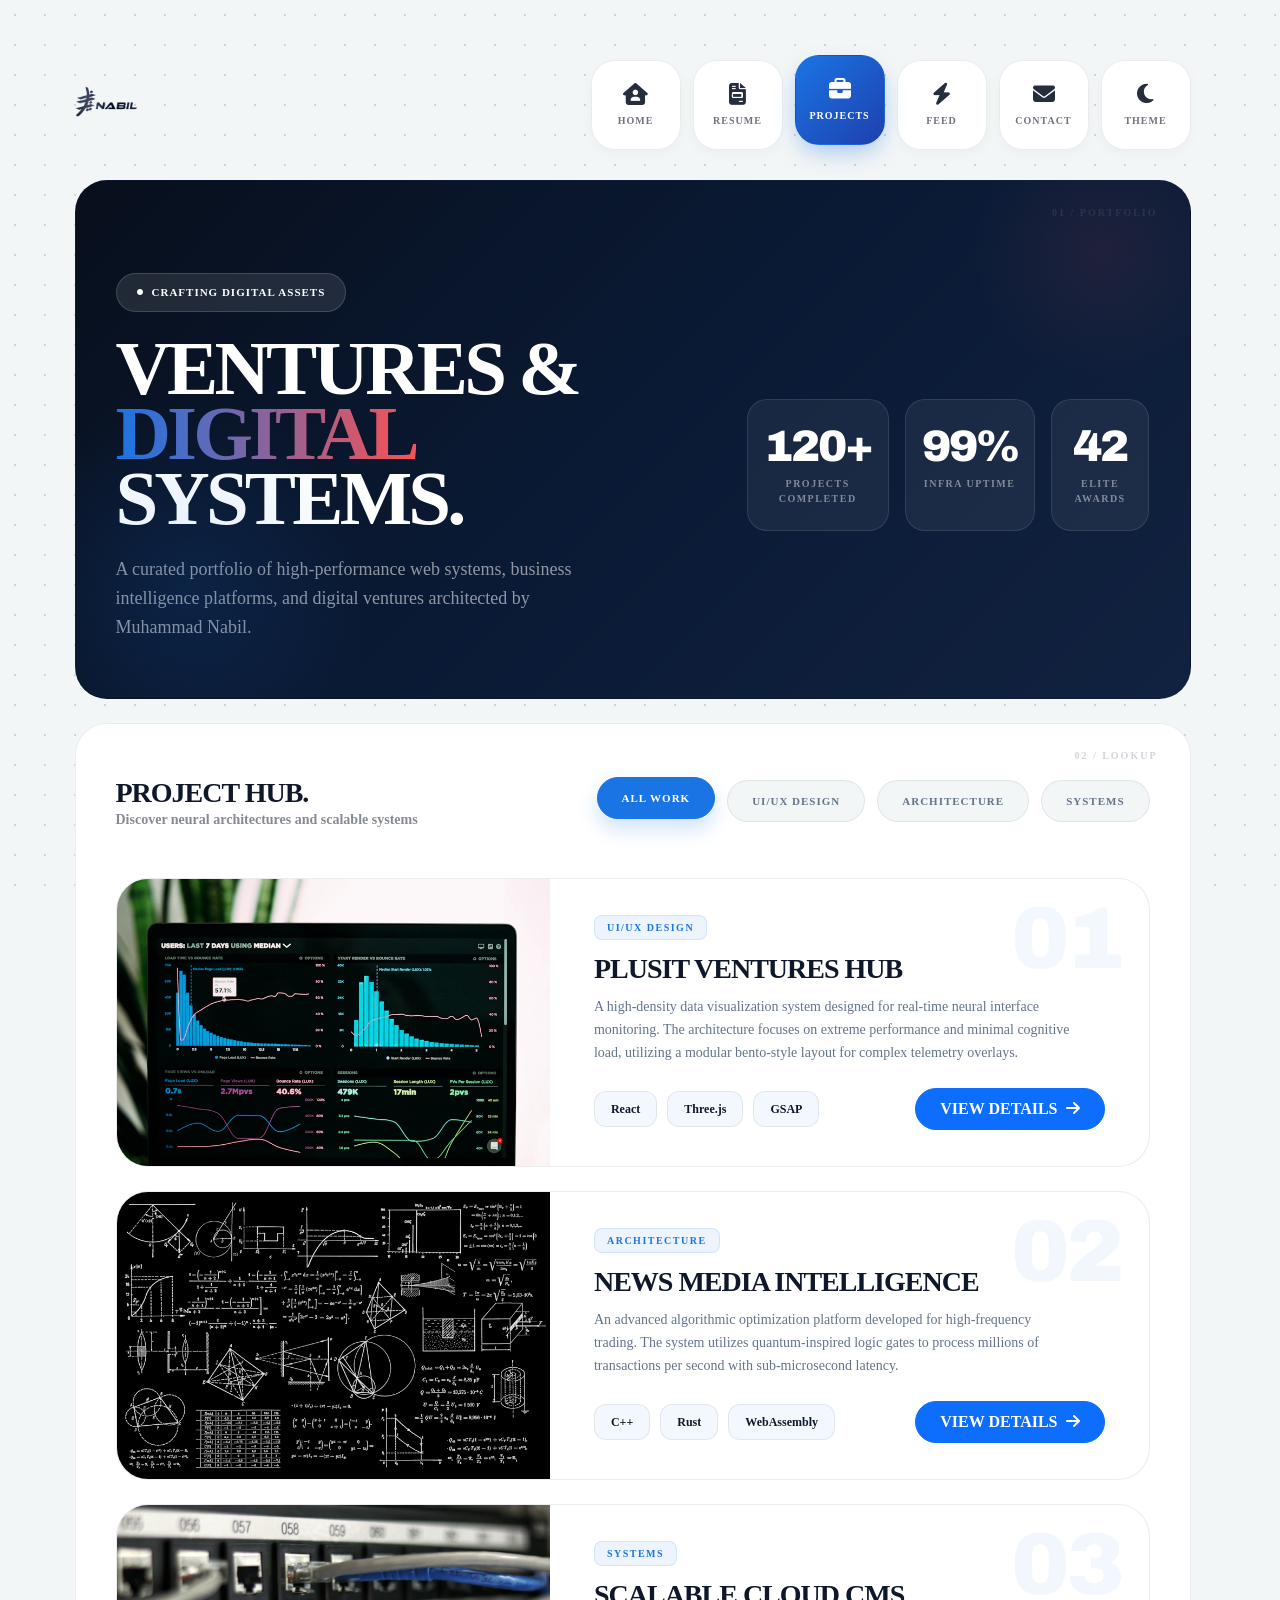
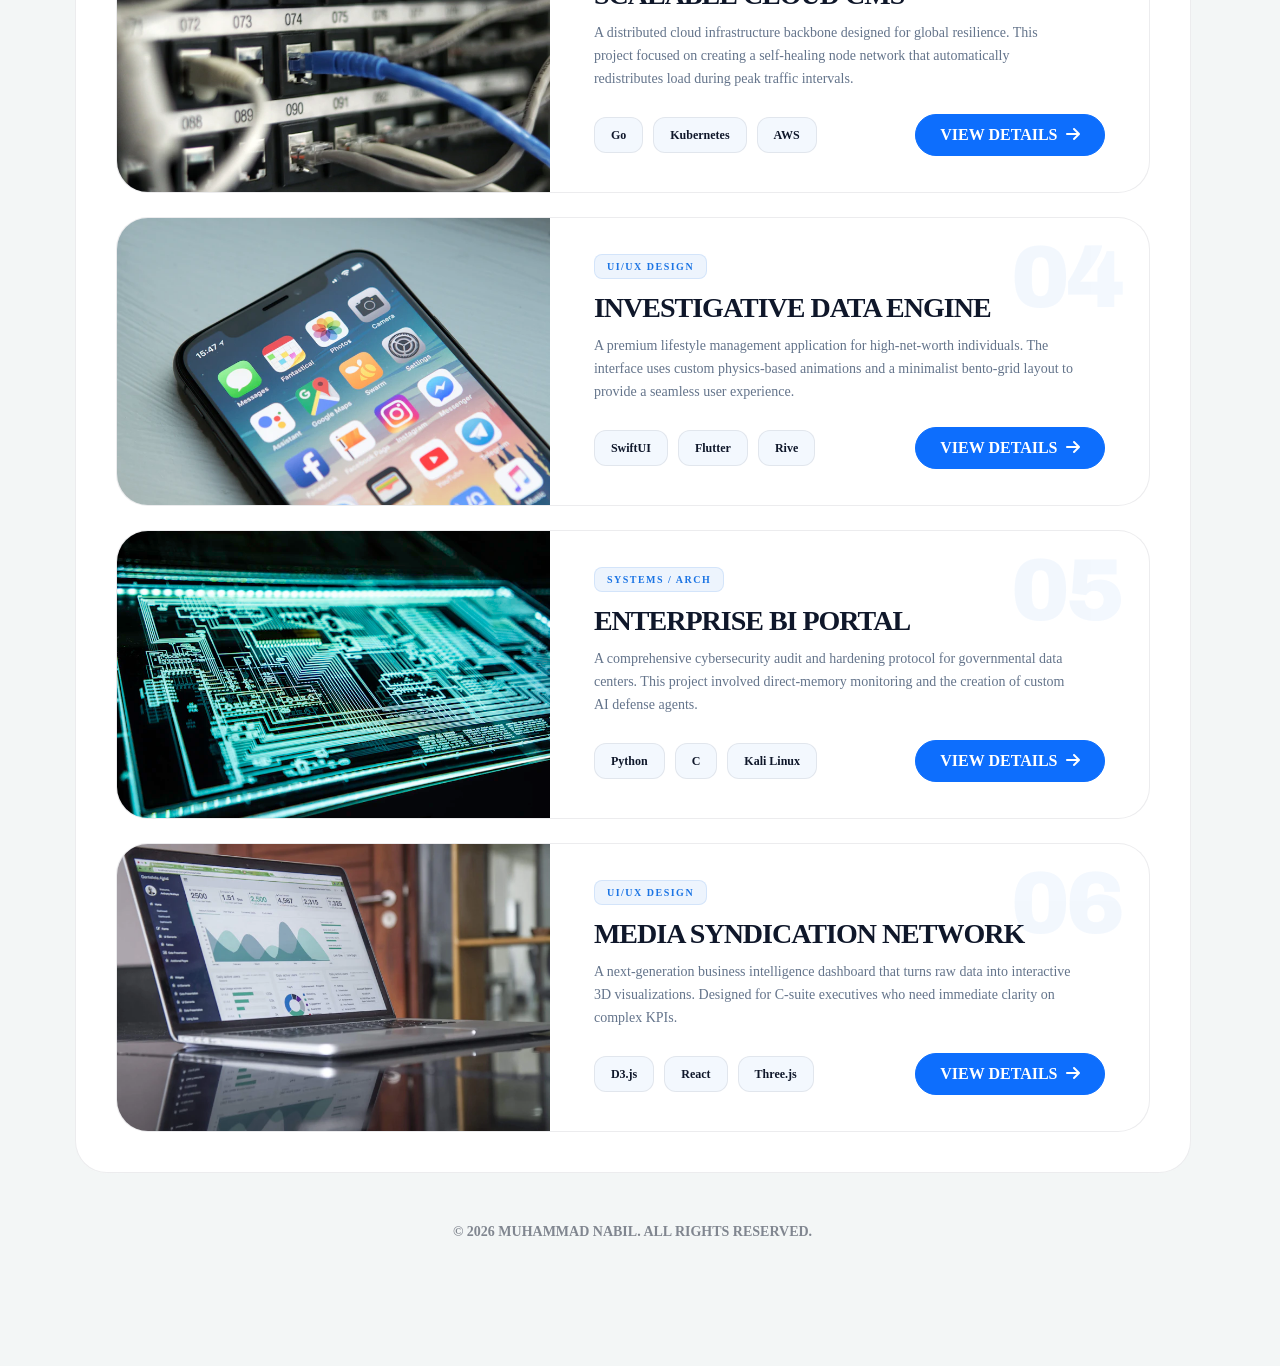
<file: works.html>
<!DOCTYPE html>
<html lang="en">
<head>
  <meta charset="utf-8">
  <meta name="viewport" content="width=device-width, initial-scale=1">
  <title>Projects &amp; Software Systems | Muhammad Nabil</title>
  <meta name="description" content="Explore featured web platforms, real-time telemetry systems, and digital ventures engineered by Muhammad Nabil with interactive briefs and code.">
  <meta name="keywords" content="Muhammad Nabil Projects, Software Portfolio, Web Systems, Ventures Hub, Business Intelligence, Full Stack Applications">
  <meta name="author" content="Muhammad Nabil">
  <meta name="robots" content="index, follow, max-image-preview:large, max-snippet:-1, max-video-preview:-1">
  <link rel="canonical" href="https://muhammadnabil.com/works.html">
  <link rel="icon" href="favicon.ico" sizes="any">
  <link rel="icon" href="images/favicon.svg" type="image/svg+xml">
  <link rel="icon" type="image/png" sizes="32x32" href="images/favicon-32x32.png">
  <link rel="icon" type="image/png" sizes="16x16" href="images/favicon-16x16.png">
  <link rel="apple-touch-icon" sizes="180x180" href="images/apple-touch-icon.png">
  <meta name="theme-color" content="#0d0e15">

  <!-- Open Graph / Facebook -->
  <meta property="og:type" content="website">
  <meta property="og:url" content="https://muhammadnabil.com/works.html">
  <meta property="og:site_name" content="Muhammad Nabil">
  <meta property="og:title" content="Projects &amp; Software Systems | Muhammad Nabil">
  <meta property="og:description" content="Explore featured web platforms, real-time telemetry systems, and digital ventures engineered by Muhammad Nabil with interactive briefs and code.">
  <meta property="og:image" content="https://muhammadnabil.com/images/project-1.webp">
  <meta property="og:image:alt" content="Muhammad Nabil Portfolio Projects">
  <meta property="og:locale" content="en_US">

  <!-- Twitter / X Card -->
  <meta name="twitter:card" content="summary_large_image">
  <meta name="twitter:url" content="https://muhammadnabil.com/works.html">
  <meta name="twitter:title" content="Projects &amp; Software Systems | Muhammad Nabil">
  <meta name="twitter:description" content="Explore featured web platforms, real-time telemetry systems, and digital ventures engineered by Muhammad Nabil with interactive briefs and code.">
  <meta name="twitter:image" content="https://muhammadnabil.com/images/project-1.webp">
  <meta name="twitter:image:alt" content="Muhammad Nabil Portfolio Projects">

  <!-- Structured Data (JSON-LD) - Schema.org -->
  <script type="application/ld+json">
  {
    "@context": "https://schema.org",
    "@graph": [
      {
        "@type": "CollectionPage",
        "@id": "https://muhammadnabil.com/works.html#webpage",
        "url": "https://muhammadnabil.com/works.html",
        "name": "Projects & Software Systems | Muhammad Nabil",
        "isPartOf": {
          "@id": "https://muhammadnabil.com/#website"
        },
        "description": "Explore featured web platforms, real-time telemetry systems, and digital ventures engineered by Muhammad Nabil with interactive briefs and code.",
        "breadcrumb": {
          "@type": "BreadcrumbList",
          "itemListElement": [
            {
              "@type": "ListItem",
              "position": 1,
              "name": "Home",
              "item": "https://muhammadnabil.com/"
            },
            {
              "@type": "ListItem",
              "position": 2,
              "name": "Projects",
              "item": "https://muhammadnabil.com/works.html"
            }
          ]
        },
        "mainEntity": {
          "@type": "ItemList",
          "itemListElement": [
            {
              "@type": "ListItem",
              "position": 1,
              "item": {
                "@type": "CreativeWork",
                "name": "PlusIT Ventures Hub",
                "description": "A high-density data visualization system designed for real-time neural interface monitoring.",
                "keywords": "React, Three.js, GSAP"
              }
            },
            {
              "@type": "ListItem",
              "position": 2,
              "item": {
                "@type": "CreativeWork",
                "name": "News Media Intelligence",
                "description": "An advanced algorithmic optimization platform developed for high-frequency data and news processing.",
                "keywords": "C++, Rust, WebAssembly"
              }
            },
            {
              "@type": "ListItem",
              "position": 3,
              "item": {
                "@type": "CreativeWork",
                "name": "Scalable Cloud CMS",
                "description": "A headless content infrastructure built for distributed media publishers.",
                "keywords": "Next.js, GraphQL, PostgreSQL"
              }
            },
            {
              "@type": "ListItem",
              "position": 4,
              "item": {
                "@type": "CreativeWork",
                "name": "Mobile Ecosystem",
                "description": "A decentralized identity wallet and secure communications suite for mobile clients.",
                "keywords": "SwiftUI, Flutter, Rive"
              }
            },
            {
              "@type": "ListItem",
              "position": 5,
              "item": {
                "@type": "CreativeWork",
                "name": "Enterprise BI Portal",
                "description": "A comprehensive cybersecurity audit and telemetry dashboard with AI defense mechanisms.",
                "keywords": "Python, C, Kali Linux"
              }
            },
            {
              "@type": "ListItem",
              "position": 6,
              "item": {
                "@type": "CreativeWork",
                "name": "Media Syndication Network",
                "description": "A next-generation business intelligence dashboard turning raw data into interactive 3D visualizations.",
                "keywords": "D3.js, React, Three.js"
              }
            }
          ]
        }
      }
    ]
  }
  </script>

  <!-- Immediate Theme Initializer -->
  <script>
    (function() {
      try {
        if (localStorage.getItem('theme') === 'dark') {
          document.documentElement.classList.add('dark-theme');
        }
      } catch (e) {}
    })();
  </script>

  <!-- Google Fonts: Poppins, Archivo & Space Grotesk -->
  <link rel="preconnect" href="https://fonts.googleapis.com">
  <link rel="preconnect" href="https://fonts.gstatic.com" crossorigin>
  <link href="https://fonts.googleapis.com/css2?family=Archivo:wght@700;800;900&family=Poppins:wght@400;500;600;700;800;900&family=Space+Grotesk:wght@500;600;700&display=swap" rel="stylesheet">

  <!-- Bootstrap 5.3 CSS -->
  <link rel="stylesheet" href="https://cdn.jsdelivr.net/npm/bootstrap@5.3.3/dist/css/bootstrap.min.css">

  <!-- Font Awesome 6.5.1 CSS -->
  <link rel="stylesheet" href="https://cdnjs.cloudflare.com/ajax/libs/font-awesome/6.5.1/css/all.min.css">

  <!-- Animate.css -->
  <link rel="stylesheet" href="https://cdnjs.cloudflare.com/ajax/libs/animate.css/4.1.1/animate.min.css">

  <!-- Velixo Core CSS -->
  <link rel="stylesheet" href="css/velixo.css">

  <style>
    body {
      font-family: var(--font-poppins), 'Poppins', sans-serif;
    }
    .logo-text, .hero-title, .master-title-vx, .id-name, .editorial-title {
      font-family: var(--font-archivo), 'Archivo', sans-serif;
    }
    .header-logo-img {
      height: 32px;
      width: auto;
      max-width: 130px;
      object-fit: contain;
      transition: var(--velixo-transition);
    }
    html.dark-theme .header-logo-img {
      filter: brightness(0) invert(1);
    }
    .modal-content {
      background-color: var(--velixo-card);
      border: 1px solid var(--velixo-border);
      border-radius: var(--radius-xl);
      color: var(--velixo-text);
      backdrop-filter: blur(20px);
    }
    .modal-header {
      border-bottom: 1px solid var(--velixo-border);
    }
    .modal-footer {
      border-top: 1px solid var(--velixo-border);
    }
    .dark-theme .btn-close {
      filter: invert(1) grayscale(100%) brightness(200%);
    }

    /* Immediate visibility for scroll reveal elements to ensure flawless rendering */
    .scroll-reveal, .scroll-reveal-left, .scroll-reveal-right {
      opacity: 1 !important;
      transform: none !important;
    }

    /* Fix avatar container fill images */
    .avatar-box img {
      position: absolute;
      top: 0;
      left: 0;
      width: 100% !important;
      height: 100% !important;
      object-fit: cover !important;
    }

    /* Smooth bento cards appearance */
    .bento-card {
      opacity: 1 !important;
    }
  </style>
</head>
<body>

  <div class="vx-demo-2">
    <div class="page-wrapper-vx">
      <div class="container">
        
        <!-- Main Header -->
        
        <!-- Main Header -->
        <header class="main-header-vx">
          <div class="row align-items-center">
            <div class="col-lg-4 col-md-12 text-center text-lg-start">
              <a class="logo-link d-inline-flex align-items-center text-decoration-none" href="index.html">
                <img src="images/nabil-logo.webp" alt="Muhammad Nabil" class="header-logo-img">
              </a>
            </div>
            <div class="col-lg-8 col-md-12">
              <div class="nav-grid-vx mt-4 mt-lg-0">
                <a class="nav-block-vx " href="index.html" title="Home">
                  <i class="fa-solid fa-house-user"></i>
                  <span>Home</span>
                </a>
                <a class="nav-block-vx " href="resume.html" title="Resume">
                  <i class="fa-solid fa-file-invoice"></i>
                  <span>Resume</span>
                </a>
                <a class="nav-block-vx active" href="works.html" title="Projects">
                  <i class="fa-solid fa-briefcase"></i>
                  <span>Projects</span>
                </a>
                <a class="nav-block-vx " href="blog.html" title="Feed">
                  <i class="fa-solid fa-bolt"></i>
                  <span>Feed</span>
                </a>
                <a class="nav-block-vx " href="contact.html" title="Contact">
                  <i class="fa-solid fa-envelope"></i>
                  <span>Contact</span>
                </a>
                <div class="nav-block-vx dark-toggle" role="button" aria-label="Toggle theme" style="cursor:pointer" title="Toggle Theme">
                  <i class="fa-solid fa-moon"></i>
                  <span>Theme</span>
                </div>
              </div>
            </div>
          </div>
        </header>
  
  

        <!-- Main Page Content -->
        <div class="bento-card card-projects-banner mb-4 animate__animated animate__fadeInUp"><span class="card-number">01 / PORTFOLIO</span><div class="row align-items-center g-5 mt-1"><div class="col-lg-7"><div class="badge-status mb-4" style="background:rgba(255,255,255,0.1);color:#fff;border-color:rgba(255,255,255,0.15)"><i class="fa-solid fa-circle"></i>Crafting Digital Assets</div><h1 class="hero-title mb-4">VENTURES &<br><span>DIGITAL</span><br>SYSTEMS.</h1><p class="hero-desc">A curated portfolio of high-performance web systems, business intelligence platforms, and digital ventures architected by Muhammad Nabil.</p></div><div class="col-lg-5"><div class="d-flex gap-3 flex-wrap"><div class="banner-stat"><span class="banner-stat-num">120+</span><span class="banner-stat-label">Projects Completed</span></div><div class="banner-stat"><span class="banner-stat-num">99%</span><span class="banner-stat-label">Infra Uptime</span></div><div class="banner-stat"><span class="banner-stat-num">42</span><span class="banner-stat-label">Elite Awards</span></div></div></div></div></div><div class="scroll-reveal"><div class="bento-card"><span class="card-number">02 / LOOKUP</span><div class="d-flex flex-wrap justify-content-between align-items-start mb-5 mt-3 gap-4"><div><h2 class="text-uppercase mb-1" style="font-size:28px;letter-spacing:-1px">Project Hub.</h2><p class="small opacity-50 fw-bold mb-0">Discover neural architectures and scalable systems</p></div><div class="filter-group flex-wrap"><button class="filter-btn active">All Work</button><button class="filter-btn">UI/UX Design</button><button class="filter-btn">Architecture</button><button class="filter-btn">Systems</button></div></div><div class="d-flex flex-column gap-4"><div class="vx-project-row"><div class="vx-proj-img"><img alt="PlusIT Ventures Hub" style="position:absolute;height:100%;width:100%;left:0;top:0;right:0;bottom:0;object-fit:cover;color:transparent" src="images/project-1.webp"/></div><div class="vx-proj-body"><span class="vx-proj-num">0<!-- -->1</span><span class="vx-proj-cat">UI/UX Design</span><h3 class="vx-proj-title text-uppercase" role="button" data-bs-toggle="modal" data-bs-target="#projectModal1">PlusIT Ventures Hub</h3><p class="vx-proj-desc">A high-density data visualization system designed for real-time neural interface monitoring. The architecture focuses on extreme performance and minimal cognitive load, utilizing a modular bento-style layout for complex telemetry overlays.</p><div class="vx-proj-footer"><div class="tech-grid" style="margin-top:0"><span class="tech-tag">React</span><span class="tech-tag">Three.js</span><span class="tech-tag">GSAP</span></div><button class="btn btn-primary rounded-pill px-4 py-2 fw-bold small text-uppercase" data-bs-toggle="modal" data-bs-target="#projectModal1">View Details <i class="fa-solid fa-arrow-right ms-1"></i></button></div></div></div><div class="vx-project-row"><div class="vx-proj-img"><img alt="News Media Intelligence" style="position:absolute;height:100%;width:100%;left:0;top:0;right:0;bottom:0;object-fit:cover;color:transparent" src="images/project-2.webp"/></div><div class="vx-proj-body"><span class="vx-proj-num">0<!-- -->2</span><span class="vx-proj-cat">Architecture</span><h3 class="vx-proj-title text-uppercase" role="button" data-bs-toggle="modal" data-bs-target="#projectModal2">News Media Intelligence</h3><p class="vx-proj-desc">An advanced algorithmic optimization platform developed for high-frequency trading. The system utilizes quantum-inspired logic gates to process millions of transactions per second with sub-microsecond latency.</p><div class="vx-proj-footer"><div class="tech-grid" style="margin-top:0"><span class="tech-tag">C++</span><span class="tech-tag">Rust</span><span class="tech-tag">WebAssembly</span></div><button class="btn btn-primary rounded-pill px-4 py-2 fw-bold small text-uppercase" data-bs-toggle="modal" data-bs-target="#projectModal2">View Details <i class="fa-solid fa-arrow-right ms-1"></i></button></div></div></div><div class="vx-project-row"><div class="vx-proj-img"><img alt="Scalable Cloud CMS" style="position:absolute;height:100%;width:100%;left:0;top:0;right:0;bottom:0;object-fit:cover;color:transparent" src="images/project-3.webp"/></div><div class="vx-proj-body"><span class="vx-proj-num">0<!-- -->3</span><span class="vx-proj-cat">Systems</span><h3 class="vx-proj-title text-uppercase" role="button" data-bs-toggle="modal" data-bs-target="#projectModal3">Scalable Cloud CMS</h3><p class="vx-proj-desc">A distributed cloud infrastructure backbone designed for global resilience. This project focused on creating a self-healing node network that automatically redistributes load during peak traffic intervals.</p><div class="vx-proj-footer"><div class="tech-grid" style="margin-top:0"><span class="tech-tag">Go</span><span class="tech-tag">Kubernetes</span><span class="tech-tag">AWS</span></div><button class="btn btn-primary rounded-pill px-4 py-2 fw-bold small text-uppercase" data-bs-toggle="modal" data-bs-target="#projectModal3">View Details <i class="fa-solid fa-arrow-right ms-1"></i></button></div></div></div><div class="vx-project-row"><div class="vx-proj-img"><img alt="Investigative Data Engine" style="position:absolute;height:100%;width:100%;left:0;top:0;right:0;bottom:0;object-fit:cover;color:transparent" src="images/project-4.webp"/></div><div class="vx-proj-body"><span class="vx-proj-num">0<!-- -->4</span><span class="vx-proj-cat">UI/UX Design</span><h3 class="vx-proj-title text-uppercase" role="button" data-bs-toggle="modal" data-bs-target="#projectModal4">Investigative Data Engine</h3><p class="vx-proj-desc">A premium lifestyle management application for high-net-worth individuals. The interface uses custom physics-based animations and a minimalist bento-grid layout to provide a seamless user experience.</p><div class="vx-proj-footer"><div class="tech-grid" style="margin-top:0"><span class="tech-tag">SwiftUI</span><span class="tech-tag">Flutter</span><span class="tech-tag">Rive</span></div><button class="btn btn-primary rounded-pill px-4 py-2 fw-bold small text-uppercase" data-bs-toggle="modal" data-bs-target="#projectModal4">View Details <i class="fa-solid fa-arrow-right ms-1"></i></button></div></div></div><div class="vx-project-row"><div class="vx-proj-img"><img alt="Enterprise BI Portal" style="position:absolute;height:100%;width:100%;left:0;top:0;right:0;bottom:0;object-fit:cover;color:transparent" src="images/project-5.webp"/></div><div class="vx-proj-body"><span class="vx-proj-num">0<!-- -->5</span><span class="vx-proj-cat">Systems / Arch</span><h3 class="vx-proj-title text-uppercase" role="button" data-bs-toggle="modal" data-bs-target="#projectModal5">Enterprise BI Portal</h3><p class="vx-proj-desc">A comprehensive cybersecurity audit and hardening protocol for governmental data centers. This project involved direct-memory monitoring and the creation of custom AI defense agents.</p><div class="vx-proj-footer"><div class="tech-grid" style="margin-top:0"><span class="tech-tag">Python</span><span class="tech-tag">C</span><span class="tech-tag">Kali Linux</span></div><button class="btn btn-primary rounded-pill px-4 py-2 fw-bold small text-uppercase" data-bs-toggle="modal" data-bs-target="#projectModal5">View Details <i class="fa-solid fa-arrow-right ms-1"></i></button></div></div></div><div class="vx-project-row"><div class="vx-proj-img"><img alt="Media Syndication Network" style="position:absolute;height:100%;width:100%;left:0;top:0;right:0;bottom:0;object-fit:cover;color:transparent" src="images/project-6.webp"/></div><div class="vx-proj-body"><span class="vx-proj-num">0<!-- -->6</span><span class="vx-proj-cat">UI/UX Design</span><h3 class="vx-proj-title text-uppercase" role="button" data-bs-toggle="modal" data-bs-target="#projectModal6">Media Syndication Network</h3><p class="vx-proj-desc">A next-generation business intelligence dashboard that turns raw data into interactive 3D visualizations. Designed for C-suite executives who need immediate clarity on complex KPIs.</p><div class="vx-proj-footer"><div class="tech-grid" style="margin-top:0"><span class="tech-tag">D3.js</span><span class="tech-tag">React</span><span class="tech-tag">Three.js</span></div><button class="btn btn-primary rounded-pill px-4 py-2 fw-bold small text-uppercase" data-bs-toggle="modal" data-bs-target="#projectModal6">View Details <i class="fa-solid fa-arrow-right ms-1"></i></button></div></div></div></div></div></div><div class="modal fade velixo-modal" id="projectModal1" tabindex="-1" aria-hidden="true"><div class="modal-dialog modal-dialog-centered modal-lg modal-dialog-scrollable"><div class="modal-content"><div class="modal-header border-0"><button type="button" class="btn-close" data-bs-dismiss="modal" aria-label="Close"></button></div><div class="modal-body p-4 p-md-5"><span class="badge-status mb-3">UI/UX Design</span><h2 class="modal-title mb-4">PlusIT Ventures Hub</h2><div style="position:relative;width:100%;aspect-ratio:16/9;border-radius:16px;overflow:hidden;margin-bottom:1.5rem"><img alt="PlusIT Ventures Hub" style="position:absolute;height:100%;width:100%;left:0;top:0;right:0;bottom:0;object-fit:cover;color:transparent" src="images/project-1.webp"/></div><div class="row g-4"><div class="col-md-8"><h4 class="text-uppercase mb-3">Project Brief</h4><p class="text-muted">A high-density data visualization system designed for real-time neural interface monitoring. The architecture focuses on extreme performance and minimal cognitive load, utilizing a modular bento-style layout for complex telemetry overlays.</p></div><div class="col-md-4"><div class="project-info-list"><div class="info-item mb-3"><span class="label d-block small opacity-50 text-uppercase fw-bold">Client</span><span class="value fw-bold">Quantum AI Labs</span></div><div class="info-item mb-3"><span class="label d-block small opacity-50 text-uppercase fw-bold">Year</span><span class="value fw-bold">2025</span></div><div class="info-item"><span class="label d-block small opacity-50 text-uppercase fw-bold">Tech Stack</span><span class="value fw-bold">React, Three.js, GSAP</span></div></div>
<div class="mt-4"><a href="https://github.com/nabil2dhaka/muhammadnabil.com" target="_blank" rel="noopener noreferrer" class="btn btn-primary rounded-pill px-4 py-2 text-uppercase fw-bold" style="font-size:12px;letter-spacing:1px"><i class="fa-brands fa-github me-2"></i>View on GitHub</a></div></div></div></div></div></div></div><div class="modal fade velixo-modal" id="projectModal2" tabindex="-1" aria-hidden="true"><div class="modal-dialog modal-dialog-centered modal-lg modal-dialog-scrollable"><div class="modal-content"><div class="modal-header border-0"><button type="button" class="btn-close" data-bs-dismiss="modal" aria-label="Close"></button></div><div class="modal-body p-4 p-md-5"><span class="badge-status mb-3">Architecture</span><h2 class="modal-title mb-4">News Media Intelligence</h2><div style="position:relative;width:100%;aspect-ratio:16/9;border-radius:16px;overflow:hidden;margin-bottom:1.5rem"><img alt="News Media Intelligence" style="position:absolute;height:100%;width:100%;left:0;top:0;right:0;bottom:0;object-fit:cover;color:transparent" src="images/project-2.webp"/></div><div class="row g-4"><div class="col-md-8"><h4 class="text-uppercase mb-3">Project Brief</h4><p class="text-muted">An advanced algorithmic optimization platform developed for high-frequency trading. The system utilizes quantum-inspired logic gates to process millions of transactions per second with sub-microsecond latency.</p></div><div class="col-md-4"><div class="project-info-list"><div class="info-item mb-3"><span class="label d-block small opacity-50 text-uppercase fw-bold">Client</span><span class="value fw-bold">Global Finance Co.</span></div><div class="info-item mb-3"><span class="label d-block small opacity-50 text-uppercase fw-bold">Year</span><span class="value fw-bold">2024</span></div><div class="info-item"><span class="label d-block small opacity-50 text-uppercase fw-bold">Tech Stack</span><span class="value fw-bold">C++, Rust, WebAssembly</span></div></div>
<div class="mt-4"><a href="https://github.com/nabil2dhaka/muhammadnabil.com" target="_blank" rel="noopener noreferrer" class="btn btn-primary rounded-pill px-4 py-2 text-uppercase fw-bold" style="font-size:12px;letter-spacing:1px"><i class="fa-brands fa-github me-2"></i>View on GitHub</a></div></div></div></div></div></div></div><div class="modal fade velixo-modal" id="projectModal3" tabindex="-1" aria-hidden="true"><div class="modal-dialog modal-dialog-centered modal-lg modal-dialog-scrollable"><div class="modal-content"><div class="modal-header border-0"><button type="button" class="btn-close" data-bs-dismiss="modal" aria-label="Close"></button></div><div class="modal-body p-4 p-md-5"><span class="badge-status mb-3">Systems</span><h2 class="modal-title mb-4">Scalable Cloud CMS</h2><div style="position:relative;width:100%;aspect-ratio:16/9;border-radius:16px;overflow:hidden;margin-bottom:1.5rem"><img alt="Scalable Cloud CMS" style="position:absolute;height:100%;width:100%;left:0;top:0;right:0;bottom:0;object-fit:cover;color:transparent" src="images/project-3.webp"/></div><div class="row g-4"><div class="col-md-8"><h4 class="text-uppercase mb-3">Project Brief</h4><p class="text-muted">A distributed cloud infrastructure backbone designed for global resilience. This project focused on creating a self-healing node network that automatically redistributes load during peak traffic intervals.</p></div><div class="col-md-4"><div class="project-info-list"><div class="info-item mb-3"><span class="label d-block small opacity-50 text-uppercase fw-bold">Client</span><span class="value fw-bold">Nexus Networks</span></div><div class="info-item mb-3"><span class="label d-block small opacity-50 text-uppercase fw-bold">Year</span><span class="value fw-bold">2025</span></div><div class="info-item"><span class="label d-block small opacity-50 text-uppercase fw-bold">Tech Stack</span><span class="value fw-bold">Go, Kubernetes, AWS</span></div></div>
<div class="mt-4"><a href="https://github.com/nabil2dhaka/muhammadnabil.com" target="_blank" rel="noopener noreferrer" class="btn btn-primary rounded-pill px-4 py-2 text-uppercase fw-bold" style="font-size:12px;letter-spacing:1px"><i class="fa-brands fa-github me-2"></i>View on GitHub</a></div></div></div></div></div></div></div><div class="modal fade velixo-modal" id="projectModal4" tabindex="-1" aria-hidden="true"><div class="modal-dialog modal-dialog-centered modal-lg modal-dialog-scrollable"><div class="modal-content"><div class="modal-header border-0"><button type="button" class="btn-close" data-bs-dismiss="modal" aria-label="Close"></button></div><div class="modal-body p-4 p-md-5"><span class="badge-status mb-3">UI/UX Design</span><h2 class="modal-title mb-4">Investigative Data Engine</h2><div style="position:relative;width:100%;aspect-ratio:16/9;border-radius:16px;overflow:hidden;margin-bottom:1.5rem"><img alt="Investigative Data Engine" style="position:absolute;height:100%;width:100%;left:0;top:0;right:0;bottom:0;object-fit:cover;color:transparent" src="images/project-4.webp"/></div><div class="row g-4"><div class="col-md-8"><h4 class="text-uppercase mb-3">Project Brief</h4><p class="text-muted">A premium lifestyle management application for high-net-worth individuals. The interface uses custom physics-based animations and a minimalist bento-grid layout to provide a seamless user experience.</p></div><div class="col-md-4"><div class="project-info-list"><div class="info-item mb-3"><span class="label d-block small opacity-50 text-uppercase fw-bold">Client</span><span class="value fw-bold">Privé Group</span></div><div class="info-item mb-3"><span class="label d-block small opacity-50 text-uppercase fw-bold">Year</span><span class="value fw-bold">2026</span></div><div class="info-item"><span class="label d-block small opacity-50 text-uppercase fw-bold">Tech Stack</span><span class="value fw-bold">SwiftUI, Flutter, Rive</span></div></div>
<div class="mt-4"><a href="https://github.com/nabil2dhaka/muhammadnabil.com" target="_blank" rel="noopener noreferrer" class="btn btn-primary rounded-pill px-4 py-2 text-uppercase fw-bold" style="font-size:12px;letter-spacing:1px"><i class="fa-brands fa-github me-2"></i>View on GitHub</a></div></div></div></div></div></div></div><div class="modal fade velixo-modal" id="projectModal5" tabindex="-1" aria-hidden="true"><div class="modal-dialog modal-dialog-centered modal-lg modal-dialog-scrollable"><div class="modal-content"><div class="modal-header border-0"><button type="button" class="btn-close" data-bs-dismiss="modal" aria-label="Close"></button></div><div class="modal-body p-4 p-md-5"><span class="badge-status mb-3">Systems / Arch</span><h2 class="modal-title mb-4">Enterprise BI Portal</h2><div style="position:relative;width:100%;aspect-ratio:16/9;border-radius:16px;overflow:hidden;margin-bottom:1.5rem"><img alt="Enterprise BI Portal" style="position:absolute;height:100%;width:100%;left:0;top:0;right:0;bottom:0;object-fit:cover;color:transparent" src="images/project-5.webp"/></div><div class="row g-4"><div class="col-md-8"><h4 class="text-uppercase mb-3">Project Brief</h4><p class="text-muted">A comprehensive cybersecurity audit and hardening protocol for governmental data centers. This project involved direct-memory monitoring and the creation of custom AI defense agents.</p></div><div class="col-md-4"><div class="project-info-list"><div class="info-item mb-3"><span class="label d-block small opacity-50 text-uppercase fw-bold">Client</span><span class="value fw-bold">Federal Cyber Defense</span></div><div class="info-item mb-3"><span class="label d-block small opacity-50 text-uppercase fw-bold">Year</span><span class="value fw-bold">2026</span></div><div class="info-item"><span class="label d-block small opacity-50 text-uppercase fw-bold">Tech Stack</span><span class="value fw-bold">Python, C, Kali Linux</span></div></div>
<div class="mt-4"><a href="https://github.com/nabil2dhaka/muhammadnabil.com" target="_blank" rel="noopener noreferrer" class="btn btn-primary rounded-pill px-4 py-2 text-uppercase fw-bold" style="font-size:12px;letter-spacing:1px"><i class="fa-brands fa-github me-2"></i>View on GitHub</a></div></div></div></div></div></div></div><div class="modal fade velixo-modal" id="projectModal6" tabindex="-1" aria-hidden="true"><div class="modal-dialog modal-dialog-centered modal-lg modal-dialog-scrollable"><div class="modal-content"><div class="modal-header border-0"><button type="button" class="btn-close" data-bs-dismiss="modal" aria-label="Close"></button></div><div class="modal-body p-4 p-md-5"><span class="badge-status mb-3">UI/UX Design</span><h2 class="modal-title mb-4">Media Syndication Network</h2><div style="position:relative;width:100%;aspect-ratio:16/9;border-radius:16px;overflow:hidden;margin-bottom:1.5rem"><img alt="Media Syndication Network" style="position:absolute;height:100%;width:100%;left:0;top:0;right:0;bottom:0;object-fit:cover;color:transparent" src="images/project-6.webp"/></div><div class="row g-4"><div class="col-md-8"><h4 class="text-uppercase mb-3">Project Brief</h4><p class="text-muted">A next-generation business intelligence dashboard that turns raw data into interactive 3D visualizations. Designed for C-suite executives who need immediate clarity on complex KPIs.</p></div><div class="col-md-4"><div class="project-info-list"><div class="info-item mb-3"><span class="label d-block small opacity-50 text-uppercase fw-bold">Client</span><span class="value fw-bold">Insight Corp</span></div><div class="info-item mb-3"><span class="label d-block small opacity-50 text-uppercase fw-bold">Year</span><span class="value fw-bold">2025</span></div><div class="info-item"><span class="label d-block small opacity-50 text-uppercase fw-bold">Tech Stack</span><span class="value fw-bold">D3.js, React, Three.js</span></div></div>
<div class="mt-4"><a href="https://github.com/nabil2dhaka/muhammadnabil.com" target="_blank" rel="noopener noreferrer" class="btn btn-primary rounded-pill px-4 py-2 text-uppercase fw-bold" style="font-size:12px;letter-spacing:1px"><i class="fa-brands fa-github me-2"></i>View on GitHub</a></div></div></div></div></div></div></div>

        
        
        <footer class="mt-5 text-center pb-5">
          <p class="small opacity-50 fw-bold">© 2026 MUHAMMAD NABIL. ALL RIGHTS RESERVED.</p>
        </footer>
  
  
      </div>
    </div>
  </div>

  <!-- Bootstrap 5.3 JS Bundle -->
  <script src="https://cdn.jsdelivr.net/npm/bootstrap@5.3.3/dist/js/bootstrap.bundle.min.js"></script>

  <!-- Interactive JavaScript: Theme Switcher & Reveal Observer -->
  <script>
    document.addEventListener('DOMContentLoaded', function () {
      const darkToggle = document.querySelector('.dark-toggle');
      const themeIcon = darkToggle ? darkToggle.querySelector('i') : null;

      function syncThemeIcon() {
        if (!themeIcon) return;
        const isDark = document.documentElement.classList.contains('dark-theme');
        if (isDark) {
          themeIcon.className = 'fa-solid fa-sun';
        } else {
          themeIcon.className = 'fa-solid fa-moon';
        }
      }

      syncThemeIcon();

      if (darkToggle) {
        darkToggle.addEventListener('click', function () {
          const isDark = document.documentElement.classList.toggle('dark-theme');
          localStorage.setItem('theme', isDark ? 'dark' : 'light');
          syncThemeIcon();
        });
      }

      // Reveal all animated sections
      document.querySelectorAll('.scroll-reveal, .scroll-reveal-left, .scroll-reveal-right').forEach(function(el) {
        el.classList.add('revealed');
      });
    });
  </script>

</body>
</html>
</file>
<file: css/velixo.css>
:root{--velixo-primary:#1b74e4;--velixo-secondary:#fa5252;--velixo-bg:#f3f6f6;--velixo-text:#0f172a;--velixo-text-muted:#64748b;--velixo-card:#fff;--velixo-border:#0f172a14;--velixo-glass:#ffffffb3;--velixo-transition:all .4s cubic-bezier(.4, 0, .2, 1);--radius-3xl:48px;--radius-2xl:40px;--radius-xl:32px;--velixo-primary-rgb:27, 116, 228;--velixo-secondary-rgb:250, 82, 82}html.dark-theme{--velixo-bg:#0a0f1a;--velixo-text:#f1f5f9;--velixo-text-muted:#64748b;--velixo-card:#111827;--velixo-border:#ffffff14;--velixo-glass:#111827b3}html{scrollbar-gutter:stable;height:auto;overflow:hidden auto}body{background-color:var(--velixo-bg);color:var(--velixo-text);-webkit-font-smoothing:antialiased;overflow-anchor:none;width:100%;margin:0;padding:0;position:relative;overflow:visible}body:before{content:"";z-index:-1;pointer-events:none;background-image:radial-gradient(#0f172a26 1px,#0000 1px);background-size:30px 30px;width:100%;height:100%;position:fixed;top:0;left:0}html.dark-theme body:before{background-image:radial-gradient(#ffffff1a 1px,#0000 1px)}*{box-sizing:border-box}img,video,canvas,svg{max-width:100%;height:auto}.text-muted{color:var(--velixo-text-muted)!important}.btn-light{color:#0f172a;background-color:#f8fafc;border-color:#f8fafc}.dark-theme .btn-light{background-color:var(--velixo-primary);border-color:var(--velixo-primary);color:#fff}h1,h2,h3,h4,h5{letter-spacing:-.05em;font-weight:800;line-height:.9}.bento-container{grid-template-columns:repeat(12,1fr);grid-auto-rows:minmax(100px,auto);gap:24px;width:100%;margin:0 auto;padding:60px 24px 120px;display:grid}.bento-card{background-color:var(--velixo-card);border:1px solid var(--velixo-border);border-radius:var(--radius-xl);transition:var(--velixo-transition);-webkit-backdrop-filter:blur(20px);backdrop-filter:blur(20px);flex-direction:column;min-height:200px;padding:40px;display:flex;position:relative;overflow:hidden}.bento-card:hover{border-color:var(--velixo-primary);box-shadow:0 40px 80px -20px rgba(var(--velixo-primary-rgb), .15);transform:translateY(-8px)}header{grid-column:span 12}.card-hero{background:linear-gradient(135deg, rgba(var(--velixo-primary-rgb), .05) 0%, transparent 100%);grid-area:span 4/span 8;justify-content:center}.card-profile{text-align:center;grid-area:span 4/span 4;align-items:center}.card-about h2{margin-bottom:1.5rem;font-size:32px}.card-about{grid-area:span 4/span 6}.card-skills{grid-area:span 2/span 3;justify-content:center;align-items:center;display:flex}.card-services{grid-area:span 4/span 6}.card-resume{grid-area:span 2/span 6}.card-resume h3{font-size:24px}.card-resume .btn{letter-spacing:1px;font-size:12px}.card-hub{grid-area:span 4/span 6}.card-clients{grid-column:span 12;padding:60px}.card-footer{text-align:center;background:0 0;border:none;grid-column:span 12;padding:40px 0 100px}.card-experience{grid-area:span 4/span 8}.card-tech,.card-edu{grid-area:span 2/span 4}.card-skills-full{grid-column:span 12;padding:60px}.badge-status{background:rgba(var(--velixo-primary-rgb), .1);color:var(--velixo-primary);letter-spacing:1px;text-transform:uppercase;border:1px solid rgba(var(--velixo-primary-rgb), .1);border-radius:100px;align-items:center;gap:8px;width:fit-content;margin-bottom:24px;padding:10px 20px;font-size:11px;font-weight:800;display:inline-flex}.badge-status i{font-size:6px;animation:2s infinite pulse}@keyframes pulse{0%{opacity:1;transform:scale(1)}50%{opacity:.4;transform:scale(1.6)}to{opacity:1;transform:scale(1)}}.hero-title{text-transform:uppercase;color:var(--velixo-text);word-break:break-word;overflow-wrap:break-word;margin:0;font-size:90px;line-height:.85}.hero-title span{background:linear-gradient(to right, var(--velixo-primary), var(--velixo-secondary));-webkit-text-fill-color:transparent;-webkit-background-clip:text;background-clip:text;display:inline-block}.hero-desc{max-width:500px;color:var(--velixo-text-muted);margin-top:24px;font-size:18px;font-weight:500;line-height:1.6}.avatar-box{border:8px solid var(--velixo-border);width:160px;height:160px;transition:var(--velixo-transition);background:var(--velixo-bg);border-radius:40px;flex-shrink:0;margin-bottom:24px;position:relative;overflow:hidden}.bento-card:hover .avatar-box{border-color:var(--velixo-primary);transform:scale(1.05)rotate(-3deg)}.social-pill{gap:12px;margin-top:24px;display:flex}.social-btn{background:var(--velixo-bg);width:52px;height:52px;color:var(--velixo-text);transition:var(--velixo-transition);border:1px solid var(--velixo-border);border-radius:16px;justify-content:center;align-items:center;font-size:18px;text-decoration:none;display:flex}.social-btn:hover{background:var(--velixo-primary);color:#fff;border-color:var(--velixo-primary);transform:translateY(-5px)}.stat-item{text-align:center}.stat-num{color:var(--velixo-primary);margin-bottom:4px;font-size:64px;font-weight:900;line-height:1}.stat-label{text-transform:uppercase;letter-spacing:.1em;color:var(--velixo-text-muted);font-size:12px;font-weight:800}.card-profile p{letter-spacing:2px}.expertise-list{grid-template-columns:repeat(2,1fr);gap:16px;margin-top:24px;display:grid}.expertise-item span{letter-spacing:1px;font-size:11px}.expertise-item{background:rgba(var(--velixo-primary-rgb), .03);border:1px solid var(--velixo-border);transition:var(--velixo-transition);border-radius:20px;flex-direction:row;align-items:center;gap:20px;padding:24px 32px;display:flex}.expertise-item i{color:var(--velixo-primary);background:rgba(var(--velixo-primary-rgb), .08);width:44px;height:44px;transition:var(--velixo-transition);border-radius:12px;justify-content:center;align-items:center;font-size:20px;display:flex}.expertise-item:hover{background:var(--velixo-primary);color:#fff;border-color:var(--velixo-primary)}.expertise-item:hover i{color:#fff;background:#fff3}.nav-container{z-index:1040;pointer-events:none;justify-content:center;align-items:center;width:100%;display:flex;position:fixed;bottom:32px;left:0}.nav-dock{-webkit-backdrop-filter:blur(20px);pointer-events:auto;background:#0f172af2;border:1px solid #ffffff1a;border-radius:28px;gap:8px;padding:8px;display:flex;box-shadow:0 20px 50px #00000080}.dock-item{color:#fffc;width:56px;height:56px;transition:var(--velixo-transition);border-radius:20px;justify-content:center;align-items:center;font-size:20px;text-decoration:none;display:flex;position:relative}.dock-item:hover,.dock-item.active{color:#fff;background:var(--velixo-primary)}.dock-item span{background:var(--velixo-primary);color:#fff;opacity:0;visibility:hidden;white-space:nowrap;pointer-events:none;z-index:2001;border-radius:12px;padding:6px 14px;font-size:11px;font-weight:800;transition:all .3s cubic-bezier(.4,0,.2,1);position:absolute;top:-40px;left:50%;transform:translate(-50%);box-shadow:0 10px 20px #0003}.dock-item:hover span{opacity:1;visibility:visible;top:-54px;transform:translate(-50%)translateY(0)}@media (max-width:768px){.dock-item span{display:none!important}}.dock-item span:after{content:"";border-left:6px solid #0000;border-right:6px solid #0000;border-top:6px solid var(--velixo-primary);position:absolute;bottom:-4px;left:50%;transform:translate(-50%)}.card-number{opacity:.3;letter-spacing:2px;color:var(--velixo-text-muted);font-size:10px;font-weight:800;position:absolute;top:24px;right:32px}.pillar-grid{grid-template-columns:1fr 1fr;gap:20px;margin-top:32px;display:grid}.card-clients p{letter-spacing:8px;text-align:center}.value-icon{background:var(--velixo-primary);color:#fff;width:48px;height:48px;box-shadow:0 10px 20px rgba(var(--velixo-primary-rgb), .2);border-radius:14px;flex-shrink:0;justify-content:center;align-items:center;font-size:18px;display:flex}.value-title{letter-spacing:1.5px;color:var(--velixo-text);margin-bottom:4px;font-size:12px;font-weight:900}.card-hub h3{letter-spacing:2px;font-size:20px}.signature-text{opacity:.3;text-align:right;letter-spacing:5px;background:linear-gradient(90deg, transparent, rgba(var(--velixo-primary-rgb), .05));border-radius:4px;padding:10px 0;font-size:14px;font-weight:800}.pillar-item{border-left:2px solid var(--velixo-primary);transition:var(--velixo-transition);padding-left:16px}.pillar-item:hover{background:rgba(var(--velixo-primary-rgb), .05);border-radius:0 12px 12px 0;transform:translate(10px)}.pillar-title{text-transform:uppercase;letter-spacing:.5px;transition:var(--velixo-transition);margin-bottom:4px;font-size:14px;font-weight:800}.pillar-item:hover .pillar-title{color:var(--velixo-primary)}.pill-text{color:var(--velixo-text-muted);margin:0;font-size:12px;line-height:1.4}.card-resume{background:linear-gradient(135deg, var(--velixo-primary), #0d47a1)!important;color:#fff!important;border:none!important}.card-resume:hover{box-shadow:0 40px 100px -20px rgba(var(--velixo-primary-rgb), .4);transform:translateY(-10px)scale(1.02)}.card-resume .card-number{color:#fff;opacity:.5}.card-resume p{color:#ffffffb3!important}.card-resume:after{content:"";opacity:.1;pointer-events:none;background-image:url("data:image/svg+xml,%3Csvg viewBox='0 0 200 200' xmlns='http://www.w3.org/2000/svg'%3E%3Cfilter id='noise'%3E%3CfeTurbulence type='fractalNoise' baseFrequency='0.65' numOctaves='3' stitchTiles='stitch'/%3E%3C/filter%3E%3Crect width='100%25' height='100%25' filter='url(%23noise)'/%3E%3C/svg%3E");width:100%;height:100%;position:absolute;top:0;left:0}.card-hub{justify-content:space-between;align-items:flex-start;flex-direction:column!important;display:flex!important}.client-grid{flex-wrap:wrap;justify-content:space-around;align-items:center;gap:40px;padding:20px 0;display:flex}.client-item{text-align:center;flex:none}.client-logo{filter:grayscale()contrast(.5)opacity(.3);max-width:140px;height:32px;transition:var(--velixo-transition);object-fit:contain}.client-logo:hover{filter:grayscale(0)contrast()opacity();transform:scale(1.1)}.dark-theme .client-logo{opacity:.6;filter:brightness(0)invert()!important}.dark-theme .client-logo:hover{opacity:1;transform:scale(1.1);filter:brightness(0)invert()!important}.logo-text{letter-spacing:-3px;color:var(--velixo-text);font-size:36px;font-weight:900;text-decoration:none}.dark-toggle{background:var(--velixo-card);cursor:pointer;border-radius:18px;justify-content:center;align-items:center;width:54px;height:54px;display:flex!important}.control-btn{transition:var(--velixo-transition);border:1px solid var(--velixo-border)!important}.control-btn:hover{background:var(--velixo-primary)!important;color:#fff!important;border-color:var(--velixo-primary)!important}@media (max-width:1400px){.hero-title{font-size:clamp(48px,6vw,90px)}}@media (max-width:1200px){.bento-container{gap:20px;padding:40px 24px 120px}.hero-title{font-size:clamp(40px,8vw,70px)}.card-hero,.card-experience,.card-skills-full{grid-column:span 12!important}.card-profile,.card-about,.card-tech,.card-edu,.card-skills,.card-services,.card-hub,.card-contact-stat{grid-column:span 6!important}}@media (max-width:991px){.bento-container{gap:20px;padding:40px 24px 120px;grid-template-columns:repeat(2,1fr)!important}.bento-card,header,.card-clients,.card-footer,.blog-grid-wrapper,.card-projects-hub,.card-protocol{grid-area:auto/span 2!important;width:100%!important}.bento-card{grid-column:span 2!important}.pillar-grid,.skill-meter-grid{grid-template-columns:1fr 1fr}}@media (max-width:767px){.bento-container{gap:16px;overflow-x:hidden;grid-template-columns:1fr!important;width:100vw!important;padding:24px 16px 200px!important}.bento-card,header,.card-clients,.card-footer,.blog-grid-wrapper,.card-projects-hub,.card-protocol{max-width:100%;grid-area:auto/span 1!important;width:100%!important}.hero-title{letter-spacing:-2px;line-height:1.1;font-size:clamp(28px,12vw,48px)!important}.hero-desc{max-width:100%;font-size:16px}.expertise-list,.pillar-grid,.skill-meter-grid{grid-template-columns:1fr!important}.timeline-item{flex-direction:column!important;gap:20px!important;display:flex!important}.timeline-meta{width:100%;flex:none!important}.nav-dock{border-radius:20px;gap:4px;max-width:90vw;padding:8px}.dock-item{width:48px;height:48px;font-size:18px}}@media (max-width:480px){.hero-title{font-size:clamp(24px,12vw,32px)!important}.bento-card{padding:24px}.card-hero{padding:60px 24px}.stat-num{font-size:48px}.client-grid{gap:20px}.client-logo{height:20px}}.timeline-stack{padding-left:0;position:relative}.timeline-item{transition:var(--velixo-transition);gap:40px;padding-bottom:40px;display:flex;position:relative}.timeline-item:hover{transform:translate(10px)}.timeline-item:last-child{padding-bottom:0}.timeline-meta{flex:0 0 160px}.time-range{color:var(--velixo-primary);letter-spacing:1px;margin-bottom:4px;font-size:11px;font-weight:800;display:block}.company{text-transform:uppercase;letter-spacing:.5px;opacity:.8;font-size:14px;font-weight:900;display:block}.timeline-content h4{letter-spacing:-.5px;margin-bottom:12px;font-size:20px}.tech-grid{flex-wrap:wrap;gap:10px;margin-top:10px;display:flex}.tech-tag{background:rgba(var(--velixo-primary-rgb), .05);border:1px solid var(--velixo-border);color:var(--velixo-text);transition:var(--velixo-transition);border-radius:12px;padding:8px 16px;font-size:12px;font-weight:700}.tech-tag:hover{background:var(--velixo-primary);color:#fff;border-color:var(--velixo-primary);transform:translateY(-2px)}.edu-item{border-left:2px solid var(--velixo-border);transition:var(--velixo-transition);padding-left:20px}.edu-item:hover{border-color:var(--velixo-primary);background:rgba(var(--velixo-primary-rgb), .05);border-radius:0 12px 12px 0;padding-top:10px;padding-bottom:10px;transform:translate(10px)}.edu-meta{text-transform:uppercase;color:var(--velixo-primary);letter-spacing:1px;margin-bottom:4px;font-size:11px;font-weight:800}.edu-title{margin-bottom:8px;font-size:16px;font-weight:900}.skill-meter-grid{grid-template-columns:1fr 1fr;gap:40px 60px;display:grid}.skill-name{text-transform:uppercase;letter-spacing:1px;font-size:13px;font-weight:800}.skill-percent{color:var(--velixo-primary);font-size:13px;font-weight:900}.skill-track{background:var(--velixo-bg);border:1px solid var(--velixo-border);border-radius:100px;height:8px;overflow:hidden}.skill-fill{background:linear-gradient(90deg, var(--velixo-primary), var(--velixo-secondary));border-radius:100px;height:100%;transition:width 1.5s cubic-bezier(.1,0,.2,1);position:relative}.bento-card:hover .skill-fill{box-shadow:0 0 15px rgba(var(--velixo-primary-rgb), .4)}.card-filter,.card-stats{grid-area:span 4/span 4}.card-projects-hub{grid-column:span 12;min-height:800px}.filter-group{flex-wrap:wrap;gap:12px;display:flex}.filter-btn{background:var(--velixo-bg);border:1px solid var(--velixo-border);text-transform:uppercase;letter-spacing:1px;transition:var(--velixo-transition);color:var(--velixo-text-muted);cursor:pointer;border-radius:100px;padding:12px 24px;font-size:11px;font-weight:800}.filter-btn:hover,.filter-btn.active{background:var(--velixo-primary);color:#fff;border-color:var(--velixo-primary);box-shadow:0 10px 20px rgba(var(--velixo-primary-rgb), .2);transform:translateY(-3px)}.card-work-inner{background:rgba(var(--velixo-primary-rgb), .03);border:1px solid var(--velixo-border);border-radius:var(--radius-2xl);transition:var(--velixo-transition);overflow:hidden}.card-work-inner:hover{background:rgba(var(--velixo-primary-rgb), .05);border-color:var(--velixo-primary);box-shadow:0 40px 80px -20px rgba(var(--velixo-primary-rgb), .15);transform:translateY(-8px)}.work-img{aspect-ratio:4/3;position:relative;overflow:hidden}.work-img img{object-fit:cover;width:100%;height:100%;transition:transform .6s cubic-bezier(.4,0,.2,1)}.card-work-inner:hover .work-img img{transform:scale(1.06)}.work-title{cursor:pointer;transition:var(--velixo-transition);letter-spacing:-.5px;color:var(--velixo-text);margin:0;font-size:16px;font-weight:800;display:inline-block}.work-title:hover{color:var(--velixo-primary);transform:translate(8px)}.work-content{padding:20px 24px 24px}.work-cat{letter-spacing:2px;color:var(--velixo-primary);text-transform:uppercase;margin-bottom:6px;font-size:10px;font-weight:800;display:block}.projects-grid{grid-template-columns:repeat(3,1fr);gap:24px;width:100%;display:grid}.project-item{transition:var(--velixo-transition)}.project-item.hidden{display:none}@media (max-width:991px){.projects-grid{grid-template-columns:repeat(2,1fr)}}@media (max-width:576px){.projects-grid{grid-template-columns:1fr}}.card-stats{background:linear-gradient(135deg, var(--velixo-primary), #0d47a1);color:#fff;border:none;flex-direction:column;justify-content:center;display:flex}.card-stats .stat-num{color:#fff;font-size:54px}.card-stats .stat-label{color:#ffffffb3}.hub-title h3{letter-spacing:-1px;font-size:28px}.card-feed-stats{background:linear-gradient(135deg, var(--velixo-secondary), #b91c1c);color:#fff;border:none;flex-direction:column;grid-area:span 4/span 4;justify-content:center;height:100%;display:flex}.card-feed-stats .stat-num{color:#fff;font-size:54px}.card-feed-stats .stat-label{color:#ffffffb3}.blog-grid-wrapper{grid-column:span 12}.blog-featured{border-radius:var(--radius-xl);cursor:pointer;min-height:480px;transition:var(--velixo-transition);flex-direction:column;justify-content:flex-end;display:flex;position:relative;overflow:hidden}.blog-featured:hover{box-shadow:0 40px 100px -20px rgba(var(--velixo-primary-rgb), .35);transform:translateY(-10px)}.bf-img{z-index:0;position:absolute;inset:0}.bf-img img{object-fit:cover;width:100%;height:100%;transition:transform .7s cubic-bezier(.4,0,.2,1)}.blog-featured:hover .bf-img img{transform:scale(1.06)}.bf-gradient{z-index:1;transition:var(--velixo-transition);background:linear-gradient(#0000001a 0%,#00000073 50%,#000000eb 100%);position:absolute;inset:0}.blog-featured:hover .bf-gradient{background:linear-gradient(#0000001a 0%,#0000008c 45%,#000000f5 100%)}.bf-content{z-index:2;color:#fff;padding:40px;position:relative}.bf-content h2{color:#fff;transition:var(--velixo-transition);margin:0;font-size:clamp(20px,2.5vw,30px);line-height:1.15}.blog-featured:hover .bf-content h2{transform:translate(10px)}.bf-content h2 a{color:#fff;text-decoration:none;transition:color .3s}.bf-content h2 a:hover{color:#fffc}.bf-arrow{z-index:3;-webkit-backdrop-filter:blur(10px);backdrop-filter:blur(10px);color:#fff;width:48px;height:48px;transition:var(--velixo-transition);background:#ffffff1f;border:1px solid #fff3;border-radius:50%;justify-content:center;align-items:center;font-size:15px;display:flex;position:absolute;top:28px;right:28px}.blog-featured:hover .bf-arrow{background:var(--velixo-primary);border-color:var(--velixo-primary);box-shadow:0 0 20px rgba(var(--velixo-primary-rgb), .4);transform:rotate(45deg)scale(1.1)}.post-author-row{color:#ffffffa6;font-size:12px;font-weight:700}.post-author-row img{border:2px solid #ffffff40}.blog-side-card{background:var(--velixo-card);border:1px solid var(--velixo-border);border-radius:var(--radius-xl);transition:var(--velixo-transition);flex-direction:row;flex:1;display:flex;overflow:hidden}.blog-side-card:hover{border-color:var(--velixo-primary);box-shadow:0 40px 80px -20px rgba(var(--velixo-primary-rgb), .2);transform:translateY(-8px)}.bsc-img{flex-shrink:0;width:160px;min-width:160px;position:relative;overflow:hidden}.bsc-img img{object-fit:cover;width:100%;height:100%;transition:transform .7s cubic-bezier(.4,0,.2,1)}.blog-side-card:hover .bsc-img img{transform:scale(1.08)}.bsc-body{flex-direction:column;flex:1;align-items:flex-start;min-width:0;padding:22px 22px 20px;display:flex}.bsc-body .post-tag{margin-bottom:10px}.bsc-body h5{color:var(--velixo-text);transition:var(--velixo-transition);margin:0 0 4px;font-size:15px;font-weight:800;line-height:1.4}.blog-side-card:hover .bsc-body h5{color:var(--velixo-primary);transform:translate(8px)}.bsc-body h5 a{color:var(--velixo-text);text-decoration:none;transition:color .3s}.bsc-body h5 a:hover{color:var(--velixo-primary)}.blog-post-card{background:var(--velixo-card);border:1px solid var(--velixo-border);border-radius:var(--radius-xl);height:100%;transition:var(--velixo-transition);flex-direction:column;display:flex;overflow:hidden}.blog-post-card:hover{border-color:var(--velixo-primary);box-shadow:0 40px 80px -20px rgba(var(--velixo-primary-rgb), .2);transform:translateY(-8px)}.bpc-img{aspect-ratio:16/9;position:relative;overflow:hidden}.bpc-img img{object-fit:cover;width:100%;height:100%;transition:transform .7s cubic-bezier(.4,0,.2,1)}.blog-post-card:hover .bpc-img img{transform:scale(1.06)}.bpc-img .post-tag{z-index:2;-webkit-backdrop-filter:blur(8px);backdrop-filter:blur(8px);position:absolute;bottom:14px;left:14px}.bpc-body{flex-direction:column;flex:1;padding:24px 28px 28px;display:flex}.bpc-body h5{color:var(--velixo-text);transition:var(--velixo-transition);margin:0;font-size:15px;line-height:1.4}.blog-post-card:hover .bpc-body h5{color:var(--velixo-primary);transform:translate(8px)}.bpc-body h5 a{color:var(--velixo-text);text-decoration:none;transition:color .3s}.bpc-body h5 a:hover{color:var(--velixo-primary)}.post-tag{letter-spacing:1.5px;text-transform:uppercase;color:#fff;transition:var(--velixo-transition);background:#ffffff24;border-radius:100px;align-items:center;padding:5px 12px;font-size:10px;font-weight:800;display:inline-flex}article:hover .post-tag{box-shadow:0 0 15px rgba(var(--velixo-primary-rgb), .3)}.tag-engineering{color:var(--velixo-primary);background:#1b74e41f}.tag-hardware{color:#ea580c;background:#ea580c1f}.tag-logic{color:#7c3aed;background:#7c3aed1f}.tag-security{color:#dc2626;background:#dc26261f}.tag-data{color:#059669;background:#0596691f}.tag-systems{color:#0f766e;background:#0f766e1f}.tag-cloud{color:#0ea5e9;background:#0ea5e91f}.bf-content .post-tag{color:#fff;background:#ffffff24}.post-read,.post-date{letter-spacing:.5px;color:var(--velixo-text-muted);font-size:11px;font-weight:700}.bf-content .post-read,.bf-content .post-date{color:#fff9}.blog-protocol-container{justify-content:center;padding:60px 0;display:flex}.load-more-btn{background:var(--velixo-card);border:1px solid var(--velixo-border);color:var(--velixo-text);letter-spacing:2px;text-transform:uppercase;transition:var(--velixo-transition);cursor:pointer;border-radius:100px;align-items:center;gap:12px;padding:18px 40px;font-size:11px;font-weight:800;display:flex;box-shadow:0 10px 30px #0000000d}.load-more-btn:hover{background:var(--velixo-primary);color:#fff;border-color:var(--velixo-primary);box-shadow:0 20px 40px rgba(var(--velixo-primary-rgb), .2);transform:translateY(-3px)scale(1.02)}@media (max-width:767px){.blog-featured{min-height:360px}.bf-content{padding:28px}.bsc-img{width:110px;min-width:110px}}.card-channels{grid-area:span 4/span 4}.card-protocol{grid-column:span 12}.contact-reach-list{flex-direction:column;gap:12px;margin-top:20px;display:flex}.contact-channel-item{background:rgba(var(--velixo-primary-rgb), .03);border:1px solid var(--velixo-border);transition:var(--velixo-transition);border-radius:20px;align-items:center;gap:16px;padding:14px 18px;display:flex}.contact-channel-item:hover{border-color:var(--velixo-primary);background:rgba(var(--velixo-primary-rgb), .06);transform:translate(6px)}.cci-icon{background:rgba(var(--velixo-primary-rgb), .08);width:44px;min-width:44px;height:44px;color:var(--velixo-primary);transition:var(--velixo-transition);border-radius:12px;justify-content:center;align-items:center;font-size:16px;display:flex}.contact-channel-item:hover .cci-icon{background:var(--velixo-primary);color:#fff}.cci-label{letter-spacing:2px;text-transform:uppercase;color:var(--velixo-text-muted);margin-bottom:3px;font-size:10px;font-weight:800;display:block}.cci-value{color:var(--velixo-text);font-size:14px;font-weight:700;text-decoration:none;transition:color .3s}.contact-channel-item:hover .cci-value{color:var(--velixo-primary)}.card-contact-stat{grid-area:span 2/span 3;justify-content:flex-start;align-items:flex-start}.ccs-icon{width:52px;height:52px;min-height:52px;transition:var(--velixo-transition);border-radius:16px;justify-content:center;align-items:center;margin-bottom:20px;font-size:20px;display:flex}.ccs-green{color:#10b981;background:#10b9811a}.ccs-blue{color:var(--velixo-primary);background:#1b74e41a}.ccs-coral{color:var(--velixo-secondary);background:#fa52521a}.ccs-purple{color:#7c3aed;background:#7c3aed1a}.bento-card:hover .ccs-green{color:#fff;background:#10b981}.bento-card:hover .ccs-blue{background:var(--velixo-primary);color:#fff}.bento-card:hover .ccs-coral{background:var(--velixo-secondary);color:#fff}.bento-card:hover .ccs-purple{color:#fff;background:#7c3aed}.ccs-metric{letter-spacing:-2px;color:var(--velixo-text);margin-bottom:6px;font-size:40px;font-weight:900;line-height:1}.ccs-metric.ccs-green{color:#10b981}.ccs-metric.ccs-coral{color:var(--velixo-secondary)}.ccs-title{letter-spacing:1.5px;text-transform:uppercase;color:var(--velixo-text);margin-bottom:8px;font-size:11px;font-weight:800}.ccs-desc{color:var(--velixo-text-muted);font-size:12px;font-weight:500;line-height:1.5}.form-intro-panel{background:linear-gradient(145deg, var(--velixo-primary) 0%, #0d47a1 100%);border-radius:var(--radius-xl);color:#fff;flex-direction:column;height:100%;min-height:320px;padding:40px;display:flex;position:relative;overflow:hidden}.form-intro-panel:before{content:"";pointer-events:none;background:#ffffff0f;border-radius:50%;width:220px;height:220px;position:absolute;top:-80px;right:-80px}.form-intro-panel:after{content:"";pointer-events:none;background:#ffffff0a;border-radius:50%;width:160px;height:160px;position:absolute;bottom:-50px;left:-50px}.fip-label{letter-spacing:3px;text-transform:uppercase;color:#ffffff80;z-index:1;margin-bottom:20px;font-size:10px;font-weight:800;position:relative}.fip-title{color:#fff;z-index:1;margin-bottom:16px;font-size:36px;line-height:1.05;position:relative}.fip-desc{color:#ffffff9e;z-index:1;margin-bottom:32px;font-size:14px;line-height:1.7;position:relative}.fip-checklist{z-index:1;flex-direction:column;gap:12px;margin-top:auto;display:flex;position:relative}.fip-check-item{color:#ffffffd1;align-items:center;gap:10px;font-size:13px;font-weight:700;display:flex}.fip-check-item i{color:#ffffff8c;flex-shrink:0;font-size:15px}.fip-signature{letter-spacing:4px;color:#ffffff2e;z-index:1;margin-top:40px;font-size:11px;font-weight:900;position:relative}.vx-field{flex-direction:column;gap:8px;display:flex}.vx-field label{text-transform:uppercase;letter-spacing:2px;color:var(--velixo-text-muted);font-size:10px;font-weight:800}.vx-input{background:var(--velixo-bg);border:1.5px solid var(--velixo-border);color:var(--velixo-text);appearance:none;border-radius:14px;outline:none;width:100%;padding:15px 20px;font-size:14px;font-weight:500;transition:border-color .25s,box-shadow .25s,background .25s}.vx-input::placeholder{color:var(--velixo-text-muted);opacity:.5;font-weight:400}.vx-input:hover{border-color:rgba(var(--velixo-primary-rgb), .35)}.vx-input:focus{border-color:var(--velixo-primary);background:var(--velixo-card);box-shadow:0 0 0 4px rgba(var(--velixo-primary-rgb), .1)}textarea.vx-input{resize:vertical;min-height:140px;line-height:1.65}.velixo-modal .modal-content{background:var(--velixo-card);border:1px solid var(--velixo-border);border-radius:var(--radius-3xl);-webkit-backdrop-filter:blur(20px);backdrop-filter:blur(20px);overflow:hidden}.velixo-modal .btn-close{background-color:var(--velixo-bg);opacity:1;transition:var(--velixo-transition);border-radius:50%;margin:20px;padding:15px}.velixo-modal .btn-close:hover{background-color:var(--velixo-secondary)}.dark-theme .velixo-modal .btn-close{filter:invert()grayscale()brightness(200%)}.scroll-reveal{opacity:0;transition:opacity .6s,transform .6s;transform:translateY(30px)}.scroll-reveal.revealed{opacity:1;transform:translateY(0)}.scroll-reveal-left{opacity:0;transition:opacity .6s,transform .6s;transform:translate(-30px)}.scroll-reveal-left.revealed{opacity:1;transform:translate(0)}.scroll-reveal-right{opacity:0;transition:opacity .6s,transform .6s;transform:translate(30px)}.scroll-reveal-right.revealed{opacity:1;transform:translate(0)}.blog-content blockquote{border-left:4px solid var(--velixo-primary);background:rgba(var(--velixo-primary-rgb), .05);border-radius:0 8px 8px 0}.vx-demo-2 .page-wrapper-vx{width:100%;min-height:100vh;padding:60px 0;position:relative;overflow:hidden}.vx-demo-2 .main-header-vx{z-index:50;margin-bottom:30px;position:relative;overflow:visible!important}.vx-demo-2 .nav-grid-vx{justify-content:flex-end;gap:12px;display:flex}.vx-demo-2 .nav-block-vx{background:var(--velixo-card);border:1px solid var(--velixo-border);width:90px;height:90px;transition:var(--velixo-transition);border-radius:24px;flex-direction:column;justify-content:center;align-items:center;text-decoration:none;display:flex;box-shadow:0 4px 12px #00000008}.vx-demo-2 .nav-block-vx i{color:var(--velixo-text);opacity:.9;margin-bottom:8px;font-size:22px}.vx-demo-2 .nav-block-vx span{text-transform:uppercase;letter-spacing:1px;color:var(--velixo-text);opacity:.6;font-size:10px;font-weight:800}.vx-demo-2 .nav-block-vx:hover,.vx-demo-2 .nav-block-vx.active{background:linear-gradient(135deg, var(--velixo-primary) 0%, #1e40af 100%);box-shadow:0 10px 25px -5px rgba(var(--velixo-primary-rgb), .4);border-color:#0000;transform:translateY(-5px)}.vx-demo-2 .nav-block-vx:hover i,.vx-demo-2 .nav-block-vx:hover span,.vx-demo-2 .nav-block-vx.active i,.vx-demo-2 .nav-block-vx.active span{opacity:1;color:#fff!important}.vx-demo-2 .nav-block-vx:hover span,.vx-demo-2 .nav-block-vx.active span{font-weight:900}.vx-demo-2 .card-master-vx{text-align:center;z-index:5;border-radius:40px;max-width:1000px;margin:0 auto;padding:80px 40px}.ls-1{letter-spacing:.05em!important}.ls-2{letter-spacing:.1em!important}.ls-3{letter-spacing:.18em!important}.vx-demo-2 .master-title-vx{letter-spacing:-2px;color:var(--velixo-text);margin-bottom:8px;font-family:Archivo,sans-serif;font-size:clamp(36px,5vw,56px);font-weight:900;line-height:1}.vx-demo-2 .card-profile-banner{color:#fff;background:linear-gradient(135deg,#080f1c 0%,#0f2040 60%,#1a2e50 100%);border-color:#0000;overflow:hidden}.vx-demo-2 .card-profile-banner:after{content:"";pointer-events:none;background:radial-gradient(circle,#1b74e42e 0%,#0000 70%);width:360px;height:360px;position:absolute;top:-80px;right:-80px}.vx-demo-2 .card-profile-banner .card-number{color:#ffffff59}.vx-demo-2 .card-profile-banner h1,.vx-demo-2 .card-profile-banner h3,.vx-demo-2 .card-profile-banner h4{color:#fff}.vx-demo-2 .card-profile-banner .text-muted{color:#ffffff73!important}.vx-demo-2 .card-profile-banner .avatar-box{border-color:#ffffff26;border-radius:50%;width:140px;height:140px}.vx-demo-2 .card-profile-banner .social-btn{color:#fff;background:#ffffff14;border-color:#ffffff1f}.vx-demo-2 .card-profile-banner .social-btn:hover{background:var(--velixo-primary);border-color:var(--velixo-primary)}.vx-demo-2 .banner-stat{text-align:center;transition:var(--velixo-transition);background:#ffffff0f;border:1px solid #ffffff1a;border-radius:20px;flex:1;padding:24px 16px}.vx-demo-2 .banner-stat:hover{background:rgba(var(--velixo-primary-rgb),.25);border-color:rgba(var(--velixo-primary-rgb),.4);transform:translateY(-4px)}.vx-demo-2 .banner-stat-num{color:#fff;letter-spacing:-2px;font-family:Archivo;font-size:44px;font-weight:900;line-height:1;display:block}.vx-demo-2 .banner-stat-label{text-transform:uppercase;letter-spacing:1.5px;color:#ffffff73;margin-top:8px;font-size:10px;font-weight:800;display:block}.vx-demo-2 .vx-exp-item{border-bottom:1px solid var(--velixo-border);transition:var(--velixo-transition);gap:20px;margin-bottom:28px;padding-bottom:28px;display:flex}.vx-demo-2 .vx-exp-item:last-child{border-bottom:none;margin-bottom:0;padding-bottom:0}.vx-demo-2 .vx-exp-item:hover{transform:translate(6px)}.vx-demo-2 .vx-exp-num{color:var(--velixo-primary);opacity:.12;width:52px;transition:var(--velixo-transition);flex-shrink:0;font-family:Archivo;font-size:36px;font-weight:900;line-height:1}.vx-demo-2 .vx-exp-item:hover .vx-exp-num{opacity:1}.vx-demo-2 .vx-exp-period{text-transform:uppercase;letter-spacing:1.5px;color:var(--velixo-primary);background:rgba(var(--velixo-primary-rgb),.08);border-radius:8px;margin-bottom:8px;padding:3px 10px;font-size:10px;font-weight:800;display:inline-block}.vx-demo-2 .vx-exp-role{letter-spacing:-.5px;margin-bottom:4px;font-size:17px;line-height:1.1}.vx-demo-2 .vx-exp-company{text-transform:uppercase;letter-spacing:1px;opacity:.45;margin-bottom:8px;font-size:11px;font-weight:800;display:block}.vx-demo-2 .vx-rings-row{flex-wrap:wrap;justify-content:space-around;align-items:flex-start;gap:24px;padding:8px 0;display:flex}.vx-demo-2 .vx-ring-item{flex-direction:column;flex:none;align-items:center;gap:14px;display:flex}.vx-demo-2 .vx-ring-wrap{width:128px;height:128px;position:relative}.vx-demo-2 .vx-ring-svg{width:128px;height:128px}.vx-demo-2 .vx-ring-track{fill:none;stroke:var(--velixo-border);stroke-width:9px}.vx-demo-2 .vx-ring-fill{fill:none;stroke:var(--velixo-primary);stroke-width:9px;stroke-linecap:round;transform-origin:50%;transition:stroke-dashoffset 1.6s cubic-bezier(.4,0,.2,1);transform:rotate(-90deg)}.vx-demo-2 .vx-ring-pct{color:var(--velixo-primary);letter-spacing:-1px;font-family:Archivo;font-size:20px;font-weight:900;position:absolute;top:50%;left:50%;transform:translate(-50%,-50%)}.vx-demo-2 .vx-ring-name{text-transform:uppercase;letter-spacing:1px;text-align:center;max-width:110px;color:var(--velixo-text-muted);font-size:10px;font-weight:800;line-height:1.4}.vx-demo-2 .vx-divider{background:var(--velixo-border);width:100%;height:1px;margin:32px 0}.vx-demo-2 .vx-section-label{text-transform:uppercase;letter-spacing:2px;color:var(--velixo-text-muted);margin-bottom:20px;font-size:10px;font-weight:800;display:block}.vx-demo-2 .card-projects-banner{color:#fff;background:linear-gradient(135deg,#080f1c 0%,#0a1a35 50%,#112240 100%);border-color:#0000;overflow:hidden}.vx-demo-2 .card-projects-banner:before{content:"";pointer-events:none;background:radial-gradient(circle,#1b74e424 0%,#0000 70%);width:380px;height:380px;position:absolute;bottom:-80px;left:-80px}.vx-demo-2 .card-projects-banner:after{content:"";pointer-events:none;background:radial-gradient(circle,#fa525214 0%,#0000 70%);width:260px;height:260px;position:absolute;top:-60px;right:-40px}.vx-demo-2 .card-projects-banner .card-number{color:#ffffff4d}.vx-demo-2 .card-projects-banner h1{color:#fff}.vx-demo-2 .card-projects-banner .hero-desc{color:#ffffff8c}.vx-demo-2 .card-projects-banner .banner-stat{background:#ffffff0f;border-color:#ffffff1a}.vx-demo-2 .vx-project-row{border:1px solid var(--velixo-border);border-radius:var(--radius-xl);background:var(--velixo-card);transition:var(--velixo-transition);display:flex;overflow:hidden}.vx-demo-2 .vx-project-row:hover{border-color:var(--velixo-primary);box-shadow:0 24px 60px -12px rgba(var(--velixo-primary-rgb),.12);transform:translateY(-5px)}.vx-demo-2 .vx-proj-img{flex:0 0 42%;max-width:42%;min-height:260px;position:relative;overflow:hidden}.vx-demo-2 .vx-proj-img img{object-fit:cover;width:100%;height:100%;transition:transform .7s cubic-bezier(.4,0,.2,1);display:block}.vx-demo-2 .vx-project-row:hover .vx-proj-img img{transform:scale(1.07)}.vx-demo-2 .vx-proj-body{flex-direction:column;flex:1;justify-content:center;min-height:260px;padding:36px 44px;display:flex;position:relative}.vx-demo-2 .vx-proj-num{color:var(--velixo-primary);opacity:.05;letter-spacing:-4px;pointer-events:none;transition:var(--velixo-transition);font-family:Archivo;font-size:88px;font-weight:900;line-height:1;position:absolute;top:16px;right:28px}.vx-demo-2 .vx-project-row:hover .vx-proj-num{opacity:.1}.vx-demo-2 .vx-proj-cat{text-transform:uppercase;letter-spacing:1.5px;color:var(--velixo-primary);background:rgba(var(--velixo-primary-rgb),.08);border:1px solid rgba(var(--velixo-primary-rgb),.12);border-radius:8px;width:fit-content;margin-bottom:14px;padding:4px 12px;font-size:10px;font-weight:800;display:inline-block}.vx-demo-2 .vx-proj-title{letter-spacing:-1px;cursor:pointer;transition:var(--velixo-transition);color:var(--velixo-text);margin-bottom:10px;font-size:28px;font-weight:900;line-height:1.1;display:inline-block}.vx-demo-2 .vx-proj-title:hover{color:var(--velixo-primary)}.vx-demo-2 .vx-proj-desc{color:var(--velixo-text-muted);max-width:480px;margin-bottom:24px;font-size:14px;line-height:1.65}.vx-demo-2 .vx-proj-footer{flex-wrap:wrap;justify-content:space-between;align-items:center;gap:12px;margin-top:auto;display:flex}.vx-demo-2 .card-feed-banner{color:#fff;background:linear-gradient(135deg,#0d0a1f 0%,#140e35 55%,#1c1248 100%);border-color:#0000;overflow:hidden}.vx-demo-2 .card-feed-banner:before{content:"";pointer-events:none;background:radial-gradient(circle,#7c3aed2e 0%,#0000 70%);width:340px;height:340px;position:absolute;top:-60px;right:-60px}.vx-demo-2 .card-feed-banner:after{content:"";pointer-events:none;background:radial-gradient(circle,#1b74e41f 0%,#0000 70%);width:280px;height:280px;position:absolute;bottom:-80px;left:-40px}.vx-demo-2 .card-feed-banner .card-number{color:#ffffff4d}.vx-demo-2 .card-feed-banner h1{color:#fff}.vx-demo-2 .card-feed-banner .hero-desc{color:#ffffff8c}.vx-demo-2 .card-feed-banner .banner-stat{background:#ffffff12;border-color:#ffffff1a}.vx-demo-2 .vx-feed-featured{border:1px solid var(--velixo-border);border-radius:var(--radius-xl);background:var(--velixo-card);min-height:320px;transition:var(--velixo-transition);display:flex;overflow:hidden}.vx-demo-2 .vx-feed-featured:hover{border-color:var(--velixo-primary);box-shadow:0 24px 60px -12px rgba(var(--velixo-primary-rgb),.12);transform:translateY(-5px)}.vx-demo-2 .vff-body{flex-direction:column;flex:0 0 56%;justify-content:center;padding:40px 44px;display:flex;position:relative}.vx-demo-2 .vff-img{flex:0 0 44%;position:relative;overflow:hidden}.vx-demo-2 .vff-img img{object-fit:cover;width:100%;height:100%;transition:transform .7s cubic-bezier(.4,0,.2,1);display:block}.vx-demo-2 .vx-feed-featured:hover .vff-img img{transform:scale(1.06)}.vx-demo-2 .vff-label{text-transform:uppercase;letter-spacing:2px;color:var(--velixo-text-muted);align-items:center;gap:8px;margin-bottom:16px;font-size:10px;font-weight:800;display:flex}.vx-demo-2 .vff-label:before{content:"";background:var(--velixo-primary);border-radius:2px;width:24px;height:2px;display:inline-block}.vx-demo-2 .vff-title{letter-spacing:-1px;color:var(--velixo-text);transition:var(--velixo-transition);margin-bottom:14px;font-size:28px;font-weight:900;line-height:1.15;text-decoration:none;display:block}.vx-demo-2 .vff-title:hover{color:var(--velixo-primary)}.vx-demo-2 .vff-excerpt{color:var(--velixo-text-muted);margin-bottom:24px;font-size:14px;line-height:1.65}.vx-demo-2 .vff-meta{color:var(--velixo-text-muted);align-items:center;gap:16px;margin-top:auto;font-size:11px;font-weight:700;display:flex}.vx-demo-2 .vff-arrow{background:rgba(var(--velixo-primary-rgb),.08);border:1px solid var(--velixo-border);width:40px;height:40px;color:var(--velixo-primary);transition:var(--velixo-transition);border-radius:50%;justify-content:center;align-items:center;font-size:13px;display:flex;position:absolute;top:28px;right:28px}.vx-demo-2 .vx-feed-featured:hover .vff-arrow{background:var(--velixo-primary);color:#fff;border-color:var(--velixo-primary);transform:rotate(45deg)}.vx-demo-2 .vx-feed-card{background:var(--velixo-card);border:1px solid var(--velixo-border);border-radius:var(--radius-xl);height:100%;transition:var(--velixo-transition);flex-direction:column;display:flex;overflow:hidden}.vx-demo-2 .vx-feed-card:hover{border-color:var(--velixo-primary);box-shadow:0 24px 60px -12px rgba(var(--velixo-primary-rgb),.12);transform:translateY(-6px)}.vx-demo-2 .vfc-img{aspect-ratio:16/9;position:relative;overflow:hidden}.vx-demo-2 .vfc-img img{object-fit:cover;width:100%;height:100%;transition:transform .7s cubic-bezier(.4,0,.2,1);display:block}.vx-demo-2 .vx-feed-card:hover .vfc-img img{transform:scale(1.06)}.vx-demo-2 .vfc-body{flex-direction:column;flex:1;padding:24px 28px 28px;display:flex}.vx-demo-2 .vfc-body .post-tag{align-self:flex-start}.vx-demo-2 .vfc-title{letter-spacing:-.5px;color:var(--velixo-text);transition:var(--velixo-transition);margin-bottom:14px;font-size:17px;font-weight:900;line-height:1.35;text-decoration:none;display:block}.vx-demo-2 .vfc-title:hover{color:var(--velixo-primary)}.vx-demo-2 .vfc-meta{color:var(--velixo-text-muted);flex-wrap:wrap;align-items:center;gap:10px;margin-top:auto;font-size:11px;font-weight:700;display:flex}.vx-demo-2 .vfc-divider{background:var(--velixo-border);width:1px;height:10px}@media (max-width:991px){.vx-demo-2 .nav-grid-vx{flex-wrap:nowrap;align-items:center;gap:clamp(5px,2vw,12px);height:auto;margin:10px 0 0;padding:20px 0 35px;display:flex;overflow-x:visible;justify-content:center!important;width:100%!important}.vx-demo-2 .nav-block-vx{border-radius:12px;flex-shrink:1;width:clamp(45px,14vw,65px);min-width:0;height:clamp(45px,14vw,65px)}.vx-demo-2 .nav-block-vx i{margin-bottom:2px;font-size:clamp(14px,4vw,18px)}.vx-demo-2 .nav-block-vx span{letter-spacing:.5px;font-size:clamp(7px,2vw,9px)}.vx-demo-2 .card-master-vx{border-radius:30px;padding:40px 20px}}@media (max-width:767px){.vx-demo-2 .vx-project-row{flex-direction:column}.vx-demo-2 .vx-proj-img{aspect-ratio:16/9;max-width:100%;min-height:unset;flex:none}.vx-demo-2 .vx-proj-body{min-height:auto;padding:24px}.vx-demo-2 .vx-proj-num{font-size:56px}.vx-demo-2 .vx-proj-title{font-size:22px}.vx-demo-2 .vx-feed-featured{flex-direction:column}.vx-demo-2 .vff-img{aspect-ratio:16/9;flex:none}.vx-demo-2 .vff-body{padding:24px}.vx-demo-2 .vff-title{font-size:22px}.vx-demo-2 .vx-rings-row{gap:16px}.vx-demo-2 .vx-ring-wrap,.vx-demo-2 .vx-ring-svg{width:88px;height:88px}.vx-demo-2 .vx-ring-pct{font-size:14px}.vx-demo-2 .banner-stat-num{font-size:30px}.vx-demo-2 .vx-exp-num{width:36px;font-size:26px}}.vx-demo-3 .sidebar-right-vx{background:var(--velixo-glass);-webkit-backdrop-filter:blur(20px);border-left:1px solid var(--velixo-border);z-index:1100;flex-direction:column;justify-content:space-between;align-items:center;width:100px;height:100vh;padding:40px 0;display:flex;position:fixed;top:0;right:0}.vx-demo-3 .sidebar-nav{flex-direction:column;gap:20px;display:flex}.vx-demo-3 .nav-item{background:var(--velixo-card);border:1px solid var(--velixo-border);width:60px;height:60px;color:var(--velixo-text);transition:var(--velixo-transition);border-radius:20px;justify-content:center;align-items:center;font-size:22px;text-decoration:none;display:flex;position:relative}.vx-demo-3 .nav-item:hover,.vx-demo-3 .nav-item.active{background:var(--velixo-primary);color:#fff;border-color:var(--velixo-primary);box-shadow:-10px 0 20px rgba(var(--velixo-primary-rgb), .2);transform:translate(-8px)}.vx-demo-3 .nav-item span{background:var(--velixo-primary);color:#fff;text-transform:uppercase;letter-spacing:1px;opacity:0;visibility:hidden;white-space:nowrap;pointer-events:none;z-index:2001;box-shadow:0 10px 25px rgba(var(--velixo-primary-rgb), .3);border-radius:12px;padding:8px 16px;font-size:11px;font-weight:800;transition:all .4s cubic-bezier(.4,0,.2,1);position:absolute;top:50%;right:80px;transform:translateY(-50%)translate(20px)}.vx-demo-3 .nav-item:hover span{opacity:1;visibility:visible;transform:translateY(-50%)translate(0)}.vx-demo-3 .nav-item span:after{content:"";border-top:6px solid #0000;border-bottom:6px solid #0000;border-left:6px solid var(--velixo-primary);position:absolute;top:50%;right:-6px;transform:translateY(-50%)}.vx-demo-3 .vx-3-wrapper{width:100%;min-height:100vh;display:flex;position:relative}.vx-demo-3 .vx-3-identity{z-index:10;background:linear-gradient(135deg,#080f1c 0%,#0f2040 100%);justify-content:center;align-items:center;width:40%;height:100vh;padding:60px;display:flex;position:fixed;top:0;left:0;overflow:hidden}.vx-demo-3 .vx-3-identity:after{content:"";opacity:.1;pointer-events:none;background-image:url("data:image/svg+xml,%3Csvg viewBox='0 0 200 200' xmlns='http://www.w3.org/2000/svg'%3E%3Cfilter id='noise'%3E%3CfeTurbulence type='fractalNoise' baseFrequency='0.65' numOctaves='3' stitchTiles='stitch'/%3E%3C/filter%3E%3Crect width='100%25' height='100%25' filter='url(%23noise)'/%3E%3C/svg%3E");position:absolute;inset:0}.vx-demo-3 .identity-inner{z-index:2;text-align:center;width:100%;position:relative}.vx-demo-3 .id-avatar{width:220px;height:220px;transition:var(--velixo-transition);border:10px solid #ffffff0d;border-radius:60px;margin:0 auto 40px;overflow:hidden;transform:rotate(-3deg)}.vx-demo-3 .vx-3-identity:hover .id-avatar{border-color:var(--velixo-primary);transform:rotate(0)scale(1.05)}.vx-demo-3 .id-name{color:#fff;text-transform:uppercase;margin-bottom:10px;font-size:clamp(48px,6vw,84px);line-height:.85}.vx-demo-3 .id-tag{letter-spacing:4px;color:var(--velixo-primary);text-transform:uppercase;margin-bottom:40px;font-size:12px;font-weight:800;display:block}.vx-demo-3 .vx-3-feed{background:var(--velixo-bg);flex:0 0 60%;width:60%;margin-left:40%;padding:80px 100px 120px 80px}.vx-demo-3 .feed-section{margin-bottom:120px}.vx-demo-3 .feed-section:last-child{margin-bottom:0}.vx-demo-3 .section-label{letter-spacing:2px;color:var(--velixo-primary);text-transform:uppercase;align-items:center;gap:12px;margin-bottom:24px;font-size:11px;font-weight:800;display:flex}.vx-demo-3 .section-label:before{content:"";background:var(--velixo-primary);width:32px;height:2px}.vx-demo-3 .editorial-title{margin-bottom:32px;font-size:clamp(32px,4vw,56px);line-height:1}.vx-demo-3 .editorial-desc{color:var(--velixo-text-muted);max-width:600px;font-size:18px;line-height:1.8}.vx-demo-3 .mastery-marquee{-webkit-user-select:none;user-select:none;border-top:1px solid var(--velixo-border);border-bottom:1px solid var(--velixo-border);gap:20px;margin:60px 0;padding:40px 0;display:flex;overflow:hidden}.vx-demo-3 .marquee-content{flex-shrink:0;justify-content:space-around;gap:20px;min-width:100%;animation:20s linear infinite scroll;display:flex}.vx-demo-3 .marquee-item{text-transform:uppercase;opacity:.15;transition:var(--velixo-transition);white-space:nowrap;font-family:Archivo;font-size:32px;font-weight:900}.vx-demo-3 .marquee-item:hover{opacity:1;color:var(--velixo-primary)}@keyframes scroll{0%{transform:translate(0)}to{transform:translate(-100%)}}.vx-demo-3 .service-row{border-bottom:1px solid var(--velixo-border);transition:var(--velixo-transition);align-items:flex-start;gap:40px;padding:40px 0;display:flex}.vx-demo-3 .service-row:hover{background:rgba(var(--velixo-primary-rgb),.02);padding-left:20px}.vx-demo-3 .service-num{color:var(--velixo-primary);opacity:.15;transition:var(--velixo-transition);font-family:Archivo;font-size:48px;font-weight:900;line-height:.8}.vx-demo-3 .service-row:hover .service-num{opacity:1}.vx-demo-3 .service-info{flex:1}.vx-demo-3 .service-info .art-title{margin-bottom:8px;font-size:32px}.vx-demo-3 .service-info p{max-width:500px;font-size:16px}.vx-demo-3 .resume-narrative{margin-bottom:80px}.vx-demo-3 .timeline-editorial{border-left:1px solid rgba(var(--velixo-primary-rgb),.1);padding-left:40px;position:relative}.vx-demo-3 .editorial-item{margin-bottom:60px;position:relative}.vx-demo-3 .editorial-item:before{content:"";background:var(--velixo-primary);width:10px;height:10px;box-shadow:0 0 0 5px rgba(var(--velixo-primary-rgb),.1);border-radius:50%;position:absolute;top:8px;left:-44.5px}.vx-demo-3 .editorial-date{color:var(--velixo-primary);opacity:.6;letter-spacing:1px;margin-bottom:15px;font-family:Archivo,sans-serif;font-size:14px;font-weight:900;display:block}.vx-demo-3 .editorial-item h3{margin-bottom:5px;font-size:24px;font-weight:800}.vx-demo-3 .editorial-item .company{opacity:.4;text-transform:uppercase;letter-spacing:2px;margin-bottom:20px;font-size:11px;font-weight:700;display:block}.vx-demo-3 .skills-infrastructure{grid-template-columns:repeat(2,1fr);gap:30px;margin-top:60px;display:grid}@media (max-width:767px){.vx-demo-3 .skills-infrastructure{grid-template-columns:1fr}}.vx-demo-3 .infra-skill{background:rgba(var(--velixo-primary-rgb),.03);border:1px solid rgba(var(--velixo-primary-rgb),.05);transition:var(--velixo-transition);border-radius:20px;padding:30px}.vx-demo-3 .infra-skill:hover{background:rgba(var(--velixo-primary-rgb),.05);transform:translateY(-5px)}.vx-demo-3 .infra-skill h4{margin-bottom:15px;font-size:16px;font-weight:800}.vx-demo-3 .skill-track{background:#0000000d;border-radius:2px;height:4px;overflow:hidden}.dark-theme .vx-demo-3 .skill-track{background:#ffffff0d}.vx-demo-3 .skill-fill{background:var(--velixo-primary);width:0;height:100%;transition:width 1.5s}.vx-demo-3 .works-feed-item{transition:var(--velixo-transition);position:relative}.vx-demo-3 .work-img-wrapper{aspect-ratio:4/3;background:var(--velixo-card);border-radius:40px;margin-bottom:25px;transition:all .5s cubic-bezier(.4,0,.2,1);position:relative;overflow:hidden;box-shadow:0 20px 50px #00000014}.vx-demo-3 .works-feed-item:hover .work-img-wrapper{box-shadow:0 30px 70px rgba(var(--velixo-primary-rgb),.15);transform:translateY(-10px)scale(1.02)}.vx-demo-3 .work-meta-editorial{align-items:center;gap:15px;margin-bottom:12px;display:flex}.vx-demo-3 .work-meta-editorial span{text-transform:uppercase;letter-spacing:2px;background:#00000008;border-radius:6px;padding:4px 10px;font-size:10px;font-weight:800}.dark-theme .vx-demo-3 .work-meta-editorial span{background:#ffffff08}.vx-demo-3 .work-meta-editorial .work-tag{color:var(--velixo-primary);background:rgba(var(--velixo-primary-rgb),.1)}.vx-demo-3 .editorial-post-title{text-transform:uppercase;letter-spacing:-1px;transition:var(--velixo-transition);cursor:pointer;margin-bottom:10px;font-family:Archivo,sans-serif;font-size:28px;font-weight:900;line-height:1.1}.vx-demo-3 .works-feed-item:hover .editorial-post-title{color:var(--velixo-primary)}.vx-demo-3 .editorial-post-desc{color:var(--velixo-text-muted);font-size:15px;line-height:1.6}.vx-demo-3 .blog-log-item{border-bottom:1px solid #0000000d;gap:40px;margin-bottom:60px;padding-bottom:60px;display:flex}.dark-theme .vx-demo-3 .blog-log-item{border-bottom-color:#ffffff0d}.vx-demo-3 .blog-date-panel{flex:0 0 100px;font-family:Archivo,sans-serif}.vx-demo-3 .blog-date-panel .day{font-size:40px;font-weight:900;line-height:1;display:block}.vx-demo-3 .blog-date-panel .month{text-transform:uppercase;opacity:.4;letter-spacing:2px;font-size:12px;font-weight:800}.vx-demo-3 .blog-log-content h3{margin-bottom:15px;font-size:28px;font-weight:800}.vx-demo-3 .blog-read-more{text-transform:uppercase;color:var(--velixo-primary);letter-spacing:1px;align-items:center;gap:10px;margin-top:20px;font-size:11px;font-weight:800;text-decoration:none;display:inline-flex}.vx-demo-3 .contact-form-editorial .form-control{transition:var(--velixo-transition);background:0 0;border:none;border-bottom:1px solid #0000001a;border-radius:0;padding:15px 0;font-size:16px;font-weight:600}.dark-theme .vx-demo-3 .contact-form-editorial .form-control{color:#fff;border-bottom-color:#ffffff1a}.vx-demo-3 .contact-form-editorial .form-control:focus{border-bottom-color:var(--velixo-primary);box-shadow:none}.vx-demo-3 .contact-info-grid{grid-template-columns:repeat(2,1fr);gap:40px;margin-top:80px;display:grid}.vx-demo-3 .info-block h5{text-transform:uppercase;letter-spacing:2px;opacity:.4;margin-bottom:15px;font-size:12px;font-weight:800}.vx-demo-3 .info-block p{margin-bottom:0;font-size:18px;font-weight:700}.vx-demo-3 .vx-3-identity p,.vx-demo-3 .vx-3-identity span,.vx-demo-3 .vx-3-identity h1{color:#fff!important}.vx-demo-3 .vx-3-identity .small,.vx-demo-3 .vx-3-identity .opacity-50{color:#ffffff80!important}.vx-demo-3 .vx-3-identity .text-success{color:#0f8!important}.vx-demo-3 .vx-3-identity .border-top,.vx-demo-3 .vx-3-identity .border-bottom{border-color:#ffffff1a!important}.vx-demo-3 .blog-stats-editorial span{color:#ffffff80!important}.vx-demo-3 .blog-stats-editorial .h1{color:#fff!important}.modal{z-index:4000!important}.modal-backdrop{z-index:3999!important}.modal-open .vx-3-identity,.modal-open .sidebar-right-vx,.modal-open .nav-container{pointer-events:none}@media (max-width:1200px){.vx-demo-3 .vx-3-feed{padding:60px 100px 100px 60px}}@media (max-width:1024px){.vx-demo-3 .vx-3-wrapper{flex-direction:column}.vx-demo-3 .vx-3-identity{flex:none;width:100%;height:auto;padding:80px 40px;position:relative}.vx-demo-3 .vx-3-feed{flex:none;width:100%;margin-left:0;padding:80px 40px 140px}.vx-demo-3 .sidebar-right-vx{background:#0f172af2;border:1px solid #ffffff1a;border-left:none;border-radius:30px;flex-direction:row;align-items:center;gap:0;width:fit-content;height:auto;margin:0 auto;padding:8px 12px;inset:auto 0 20px;box-shadow:0 15px 35px #0006}.vx-demo-3 .sidebar-nav{flex-direction:row;gap:10px}.vx-demo-3 .sidebar-footer{border-left:1px solid #ffffff1a;margin:0;padding:0 0 0 15px}.vx-demo-3 .nav-item{width:46px;height:46px}.vx-demo-3 .nav-item:hover,.vx-demo-3 .nav-item.active{transform:translateY(-5px)}.vx-demo-3 .nav-item span{display:none!important}.vx-demo-3 .blog-log-item{flex-direction:column;gap:20px}}@media (max-width:767px){.vx-demo-3 .id-name{font-size:48px}.vx-demo-3 .editorial-title{font-size:32px}}.form-success{text-align:center;color:#10b981;background:#10b9811a;border:1px solid #10b9814d;border-radius:16px;padding:24px}:root{--lp-bg:#fff;--lp-text:#0f172a;--lp-muted:#64748b;--lp-primary:#3b82f6;--lp-accent:#6366f1;--lp-border:#00000014}.landing-page{background-color:var(--lp-bg);color:var(--lp-text);font-family:Archivo,sans-serif;overflow-x:hidden}.lp-navbar{z-index:1000;-webkit-backdrop-filter:blur(15px);border-bottom:1px solid #0000;width:100%;padding:20px 0;transition:all .4s;position:fixed;top:0;left:0}.lp-navbar.scrolled{border-color:var(--lp-border);background:#fffffff2;padding:12px 0;box-shadow:0 10px 30px #0000000d}.lp-logo{letter-spacing:-1px;color:var(--lp-text);font-size:28px;font-weight:900}.lp-logo span{color:var(--lp-primary)}.hero-landing{background:radial-gradient(circle at 80% 20%,#3b82f626 0%,#0000 50%),radial-gradient(circle at 20% 80%,#8b5cf61a 0%,#0000 50%);align-items:center;min-height:100vh;padding:120px 0 80px;display:flex}.hero-landing h1{letter-spacing:-3px;margin-bottom:30px;font-size:clamp(48px,6vw,84px);font-weight:950;line-height:1}.hero-landing h1 span{background:linear-gradient(90deg,#3b82f6,#8b5cf6);-webkit-text-fill-color:transparent;-webkit-background-clip:text;background-clip:text;display:block}.hero-landing p{color:var(--lp-muted);max-width:600px;margin-bottom:40px;font-size:22px;line-height:1.6}.lp-btn{text-transform:uppercase;letter-spacing:1px;border-radius:16px;align-items:center;gap:12px;padding:16px 36px;font-weight:800;text-decoration:none;transition:all .4s cubic-bezier(.4,0,.2,1);display:inline-flex}.btn-primary-lp{background:var(--lp-primary);color:#fff;box-shadow:0 10px 25px #3b82f666}.btn-primary-lp:hover{color:#fff;transform:translateY(-5px)scale(1.02);box-shadow:0 20px 40px #3b82f699}.btn-outline-lp{color:var(--lp-text);border:1px solid var(--lp-border);background:0 0}.btn-outline-lp:hover{background:var(--lp-text);color:#fff;border-color:var(--lp-text)}.demo-section{background:#f8fafc;padding:120px 0}.demo-card{border:1px solid var(--lp-border);background:#fff;border-radius:24px;height:100%;transition:all .5s;overflow:hidden;box-shadow:0 10px 30px #00000008}.demo-card:hover{border-color:var(--lp-primary);transform:translateY(-15px);box-shadow:0 40px 80px #00000014}.demo-card img{width:100%;height:auto;transition:transform .8s;display:block}.demo-card:hover img{transform:scale(1.05)}.demo-info{padding:40px}.demo-info h4{color:var(--lp-text);margin-bottom:12px;font-weight:800}.demo-badge{color:var(--lp-primary);text-transform:uppercase;background:#3b82f61a;border-radius:10px;margin-bottom:15px;padding:6px 14px;font-size:11px;font-weight:800;display:inline-block}.features-section{padding:120px 0}.feature-box{border:1px solid var(--lp-border);background:#fff;border-radius:24px;height:100%;padding:40px;transition:all .4s;box-shadow:0 10px 30px #00000005}.feature-box:hover{transform:translateY(-8px);box-shadow:0 30px 60px #0000000d}.feature-box h5{color:var(--lp-text);margin-bottom:12px;font-weight:800}.feature-icon{width:64px;height:64px;color:var(--lp-primary);background:#3b82f60d;border-radius:16px;justify-content:center;align-items:center;margin-bottom:24px;font-size:28px;display:flex}.cta-banner{text-align:center;color:#fff;background:linear-gradient(135deg,#3b82f6 0%,#6366f1 100%);border-radius:48px;padding:100px 40px;box-shadow:0 30px 60px #3b82f633}@media (max-width:991px){.hero-landing{text-align:center}.hero-landing p{margin:0 auto 40px}}

/* Header Brand Logo */
.header-logo-img {
  height: 32px;
  width: auto;
  max-width: 140px;
  object-fit: contain;
  transition: var(--velixo-transition);
}
html.dark-theme .header-logo-img {
  filter: brightness(0) invert(1);
}
</file>
